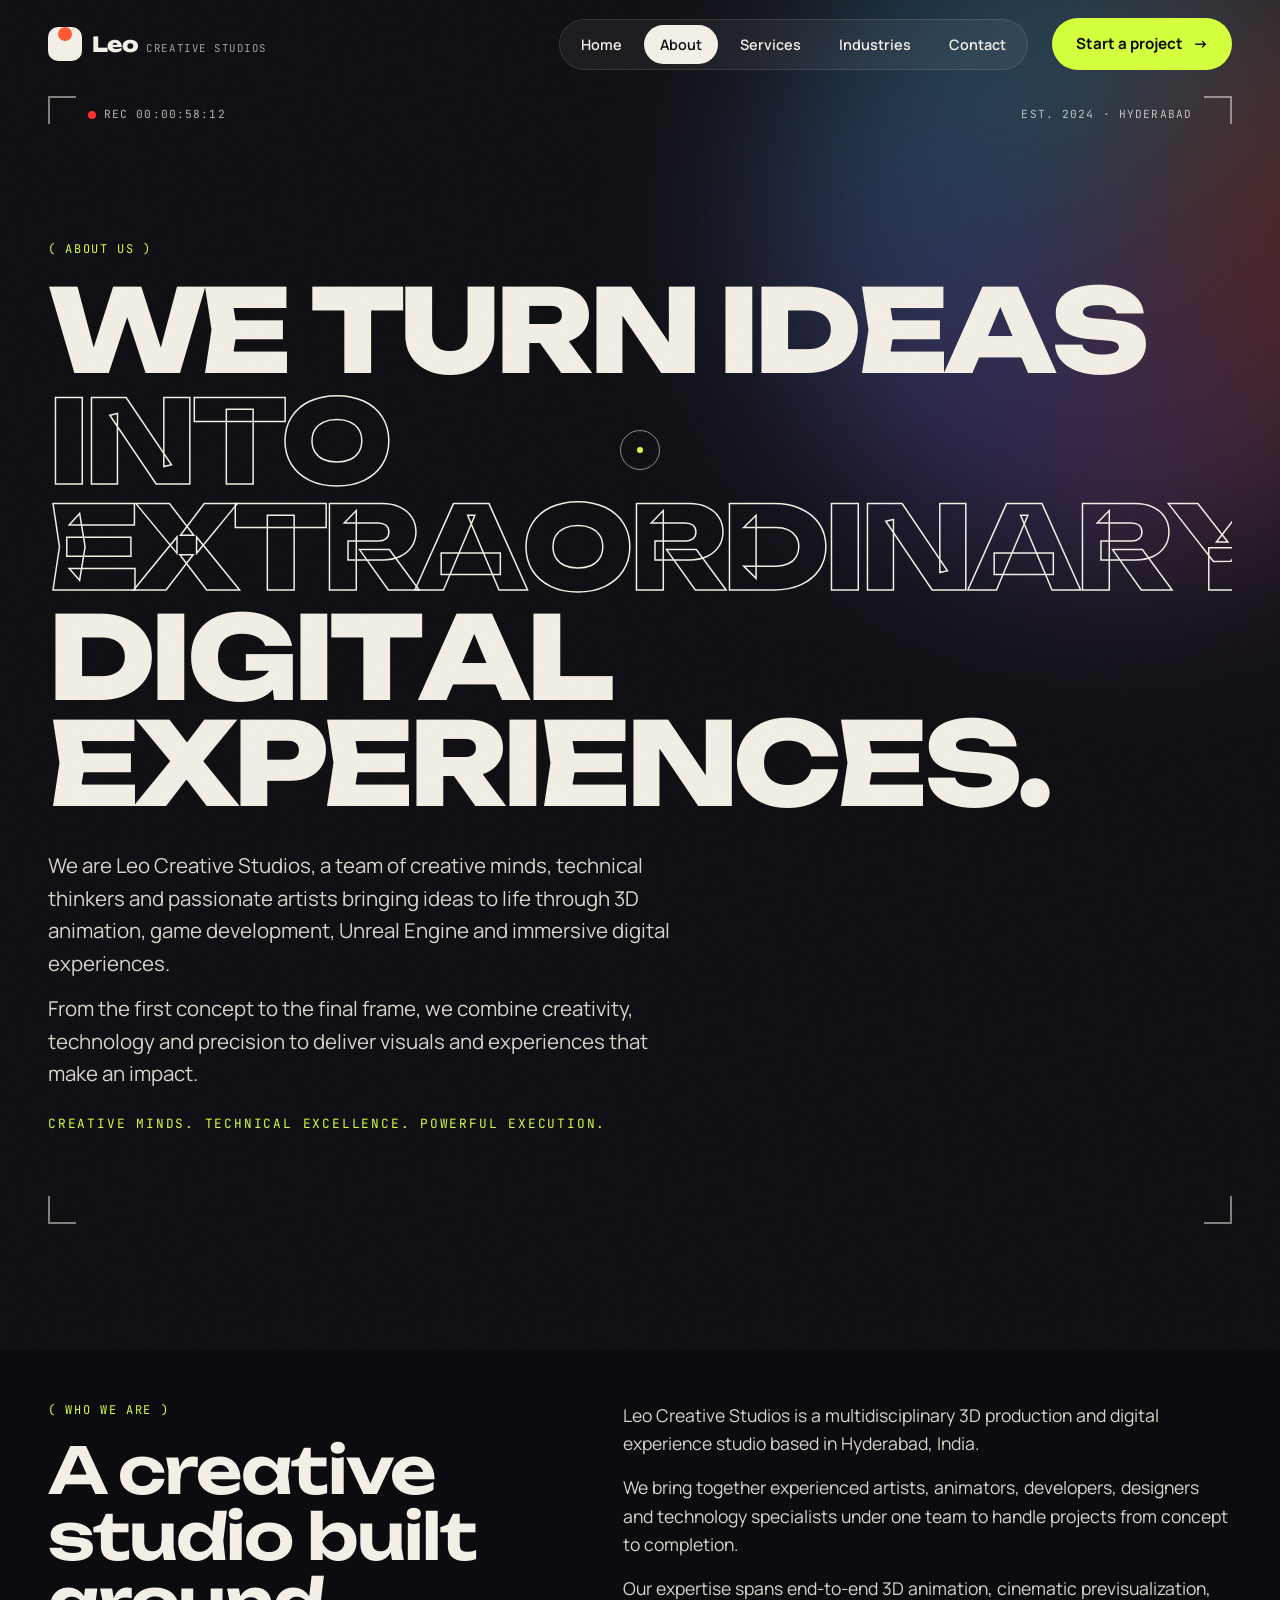
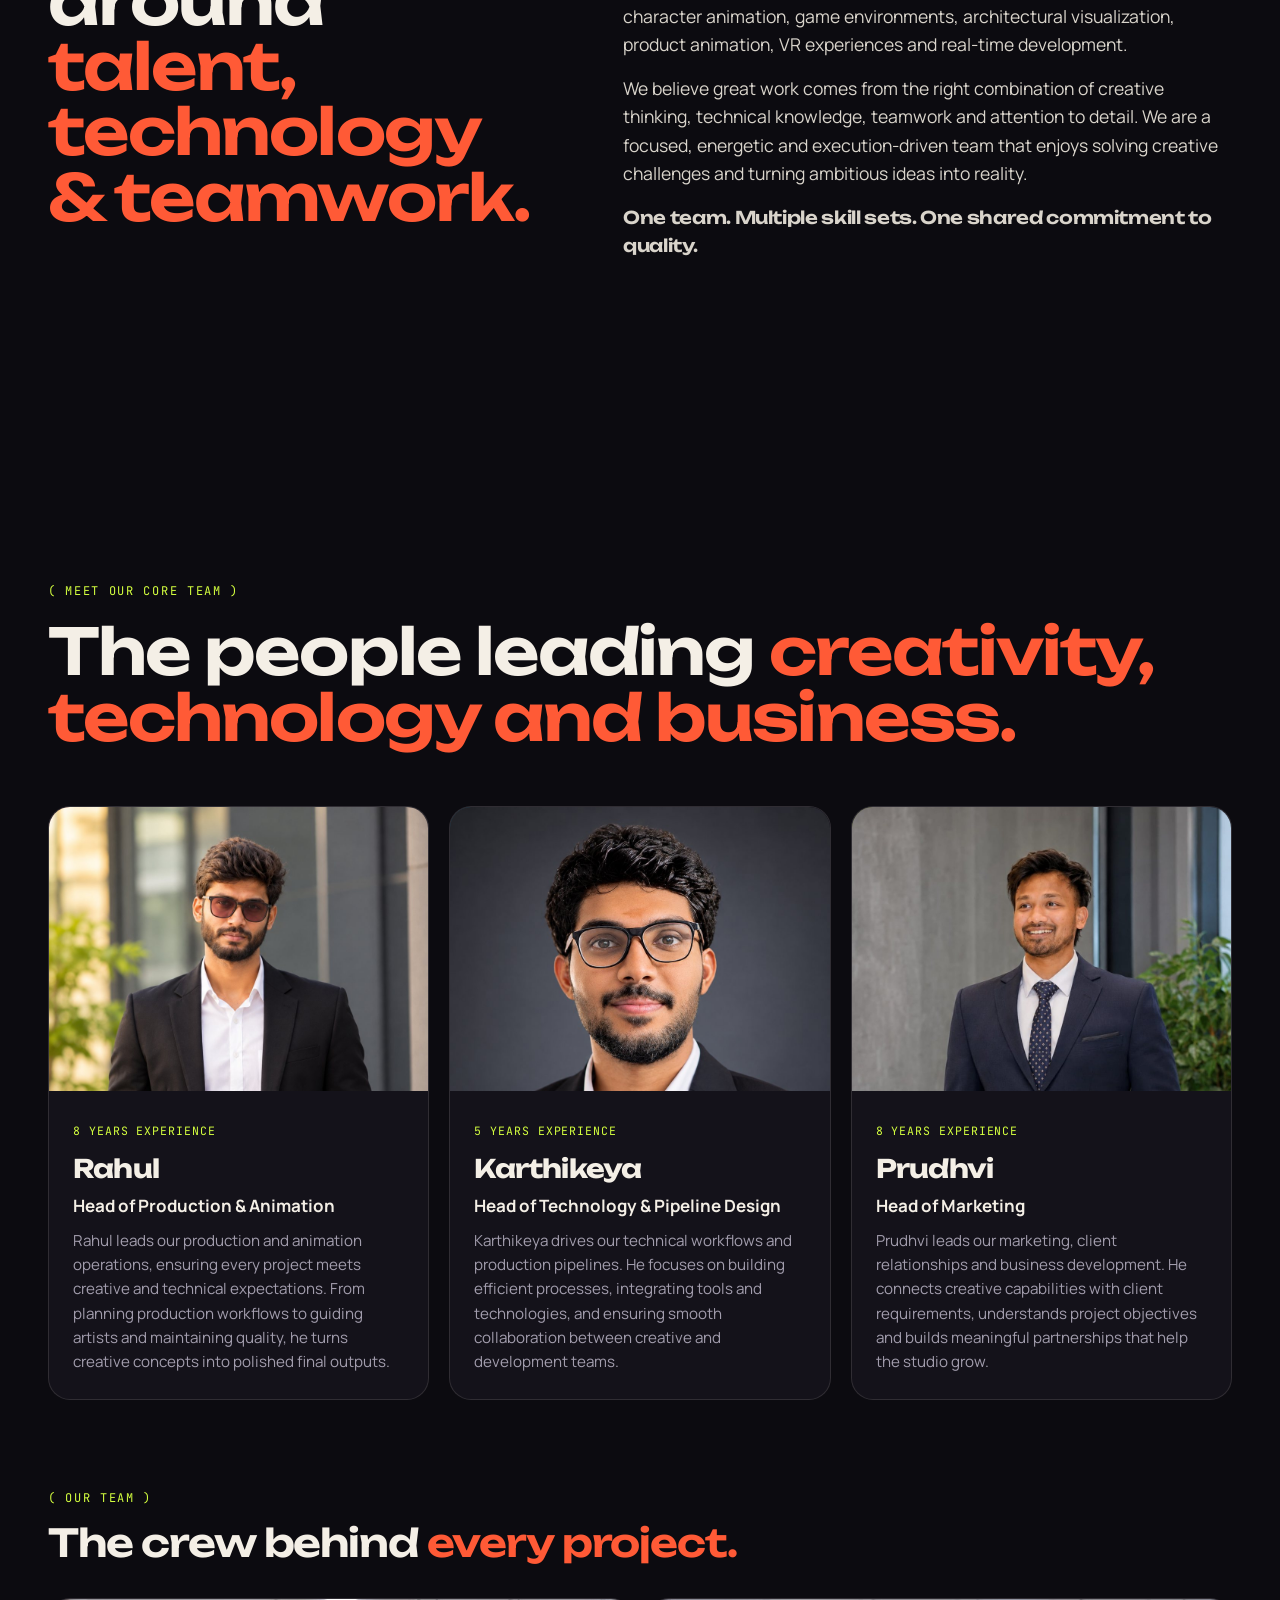
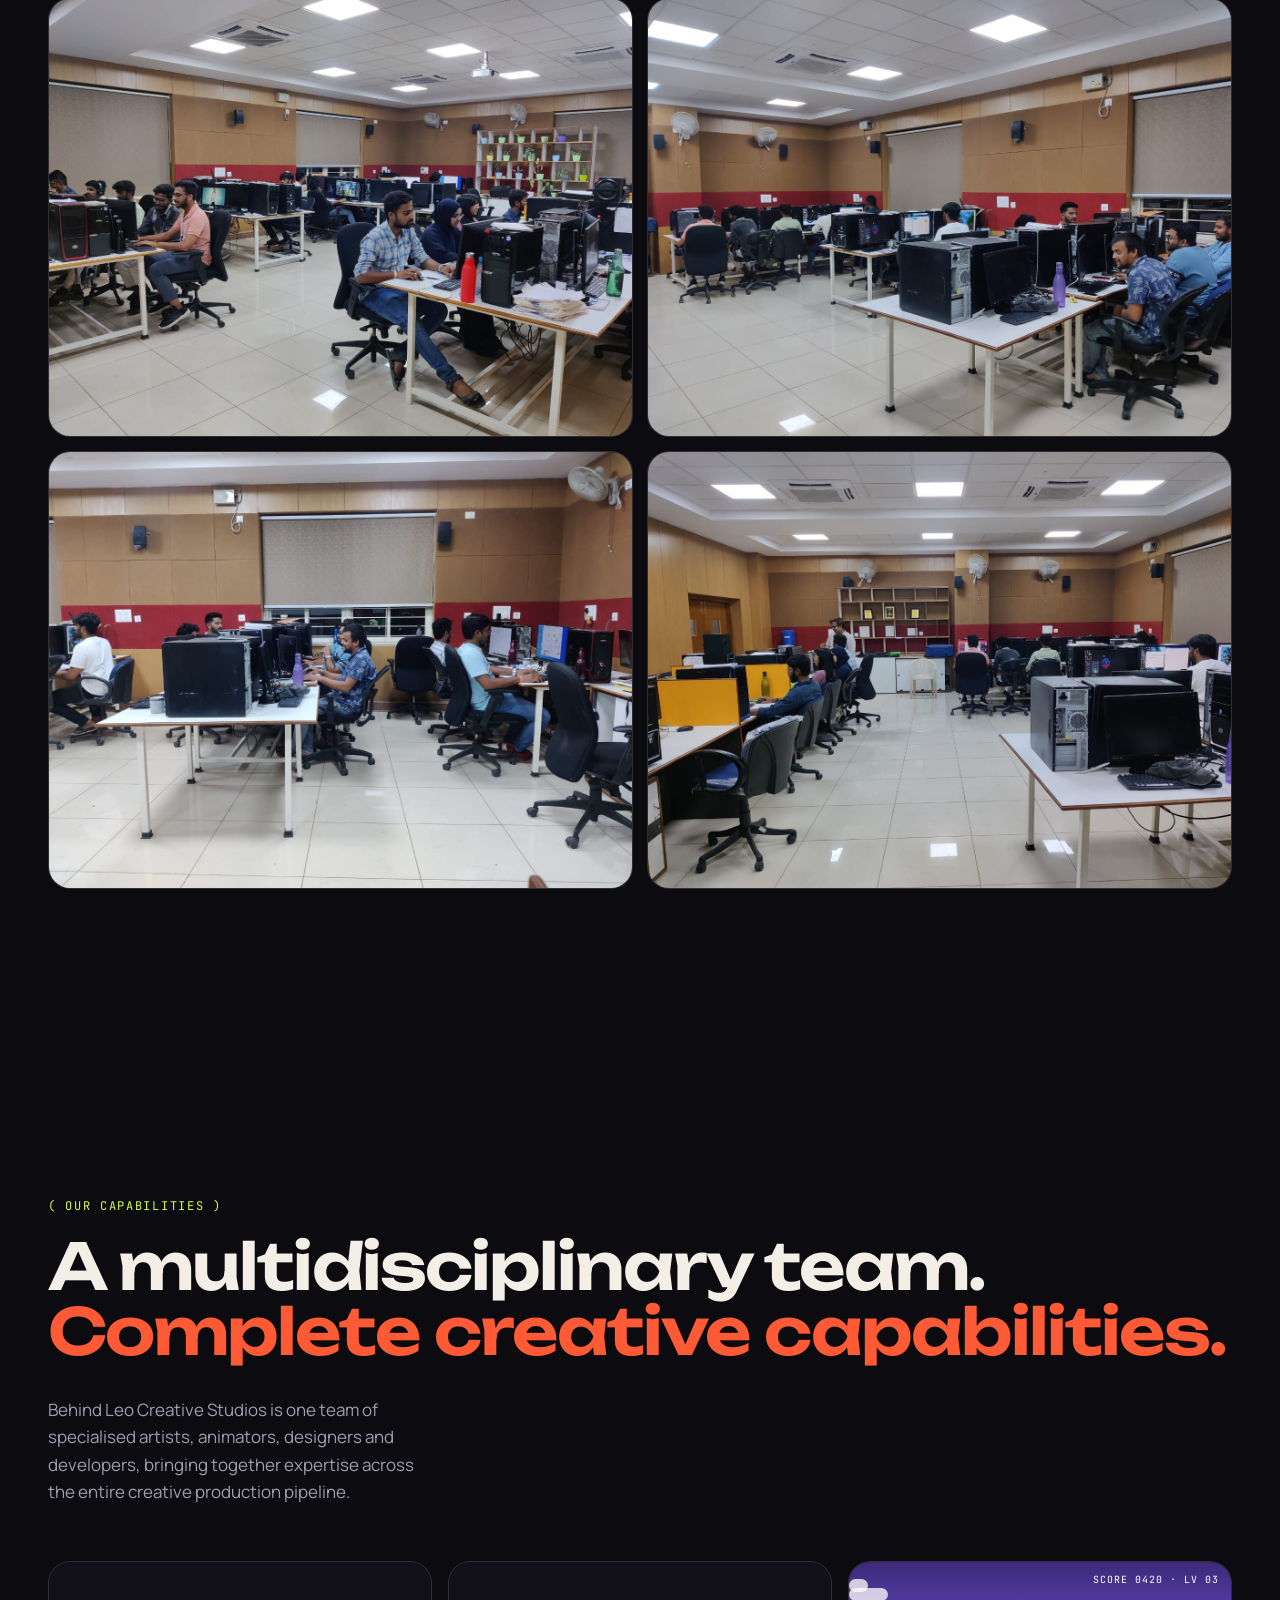
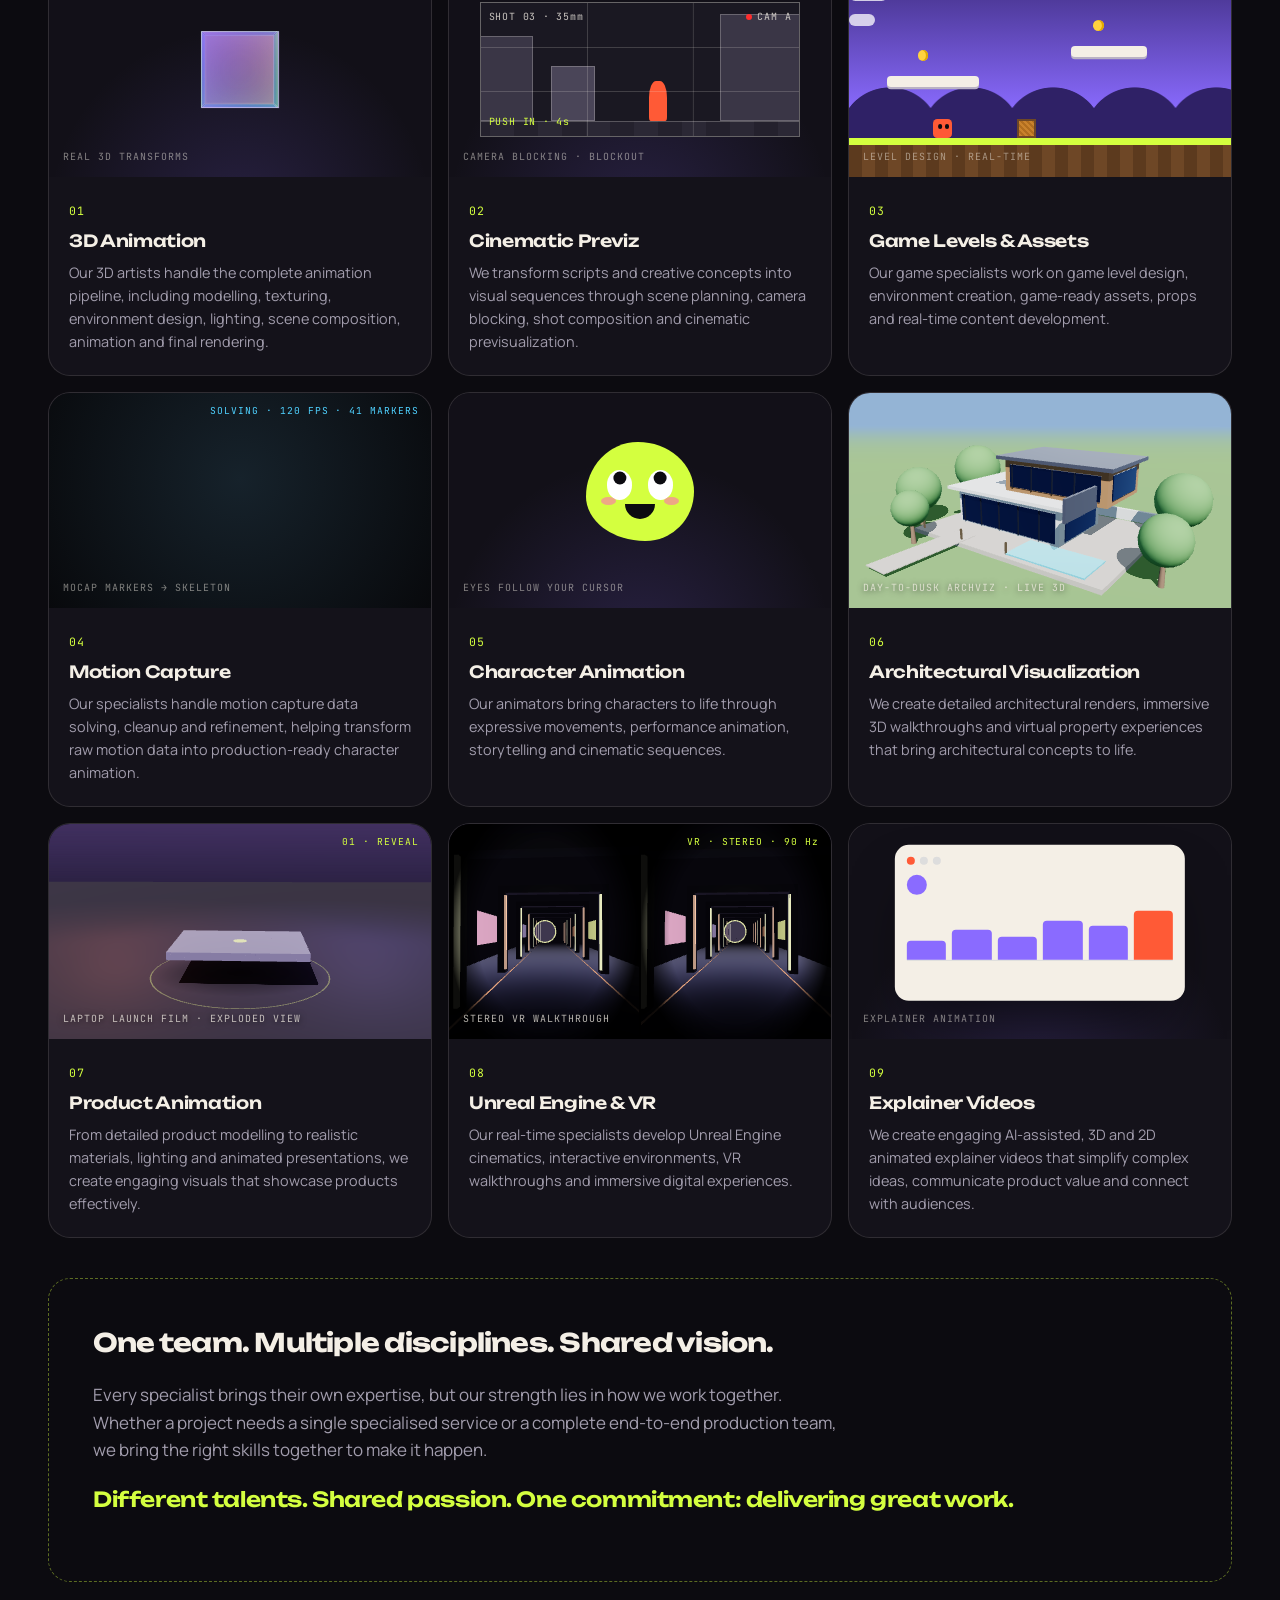
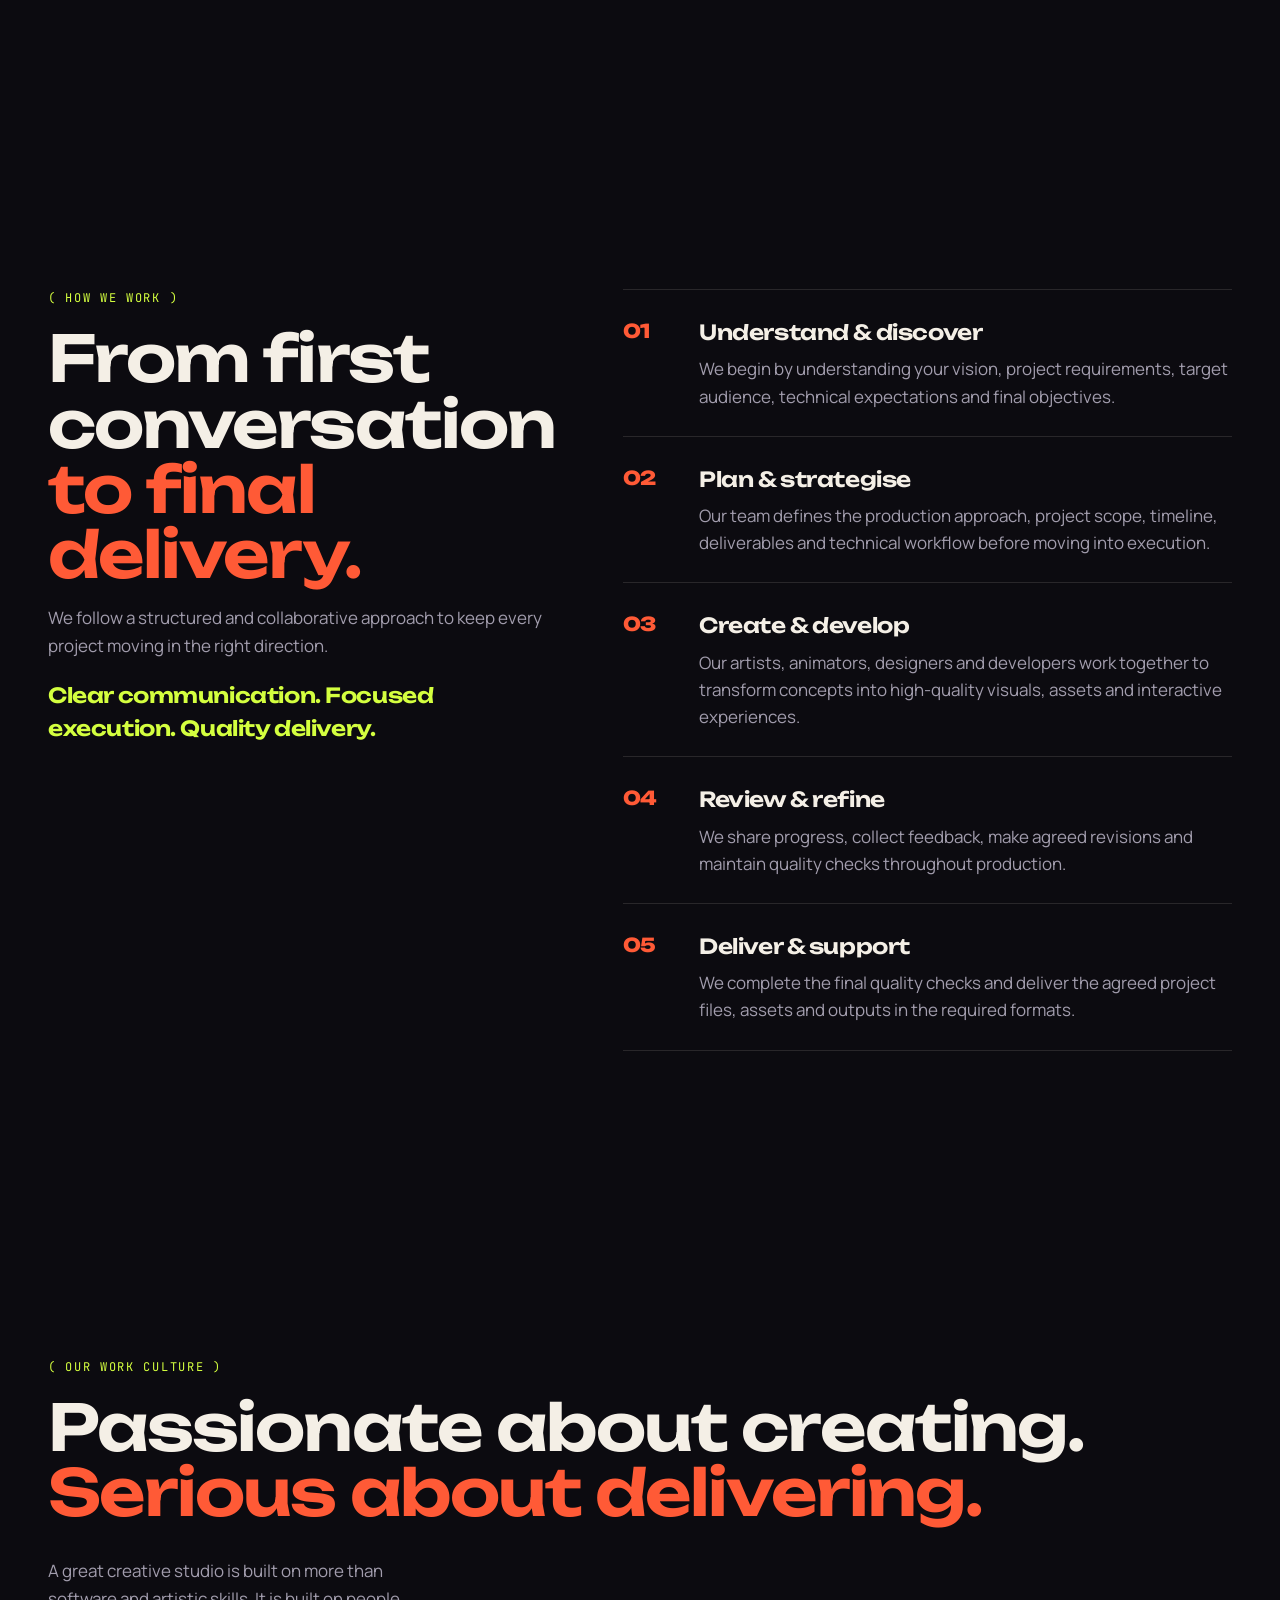
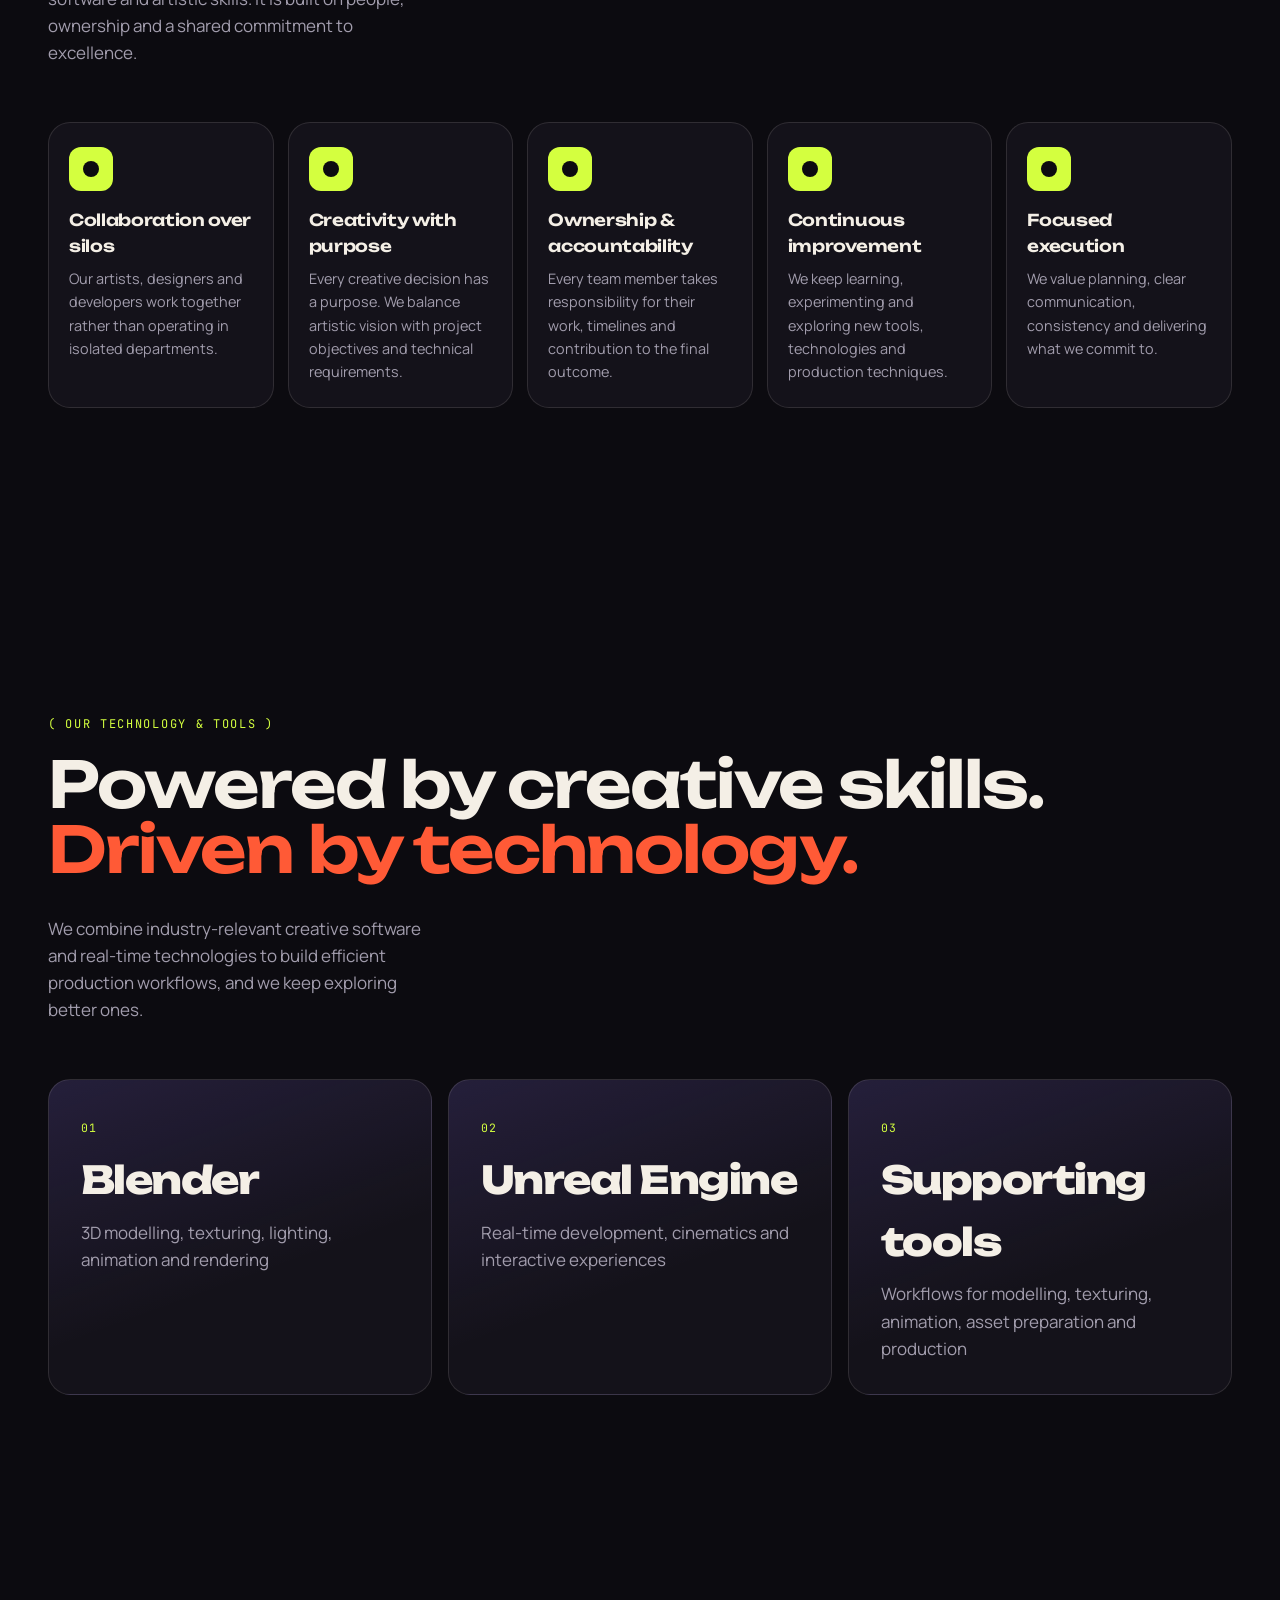
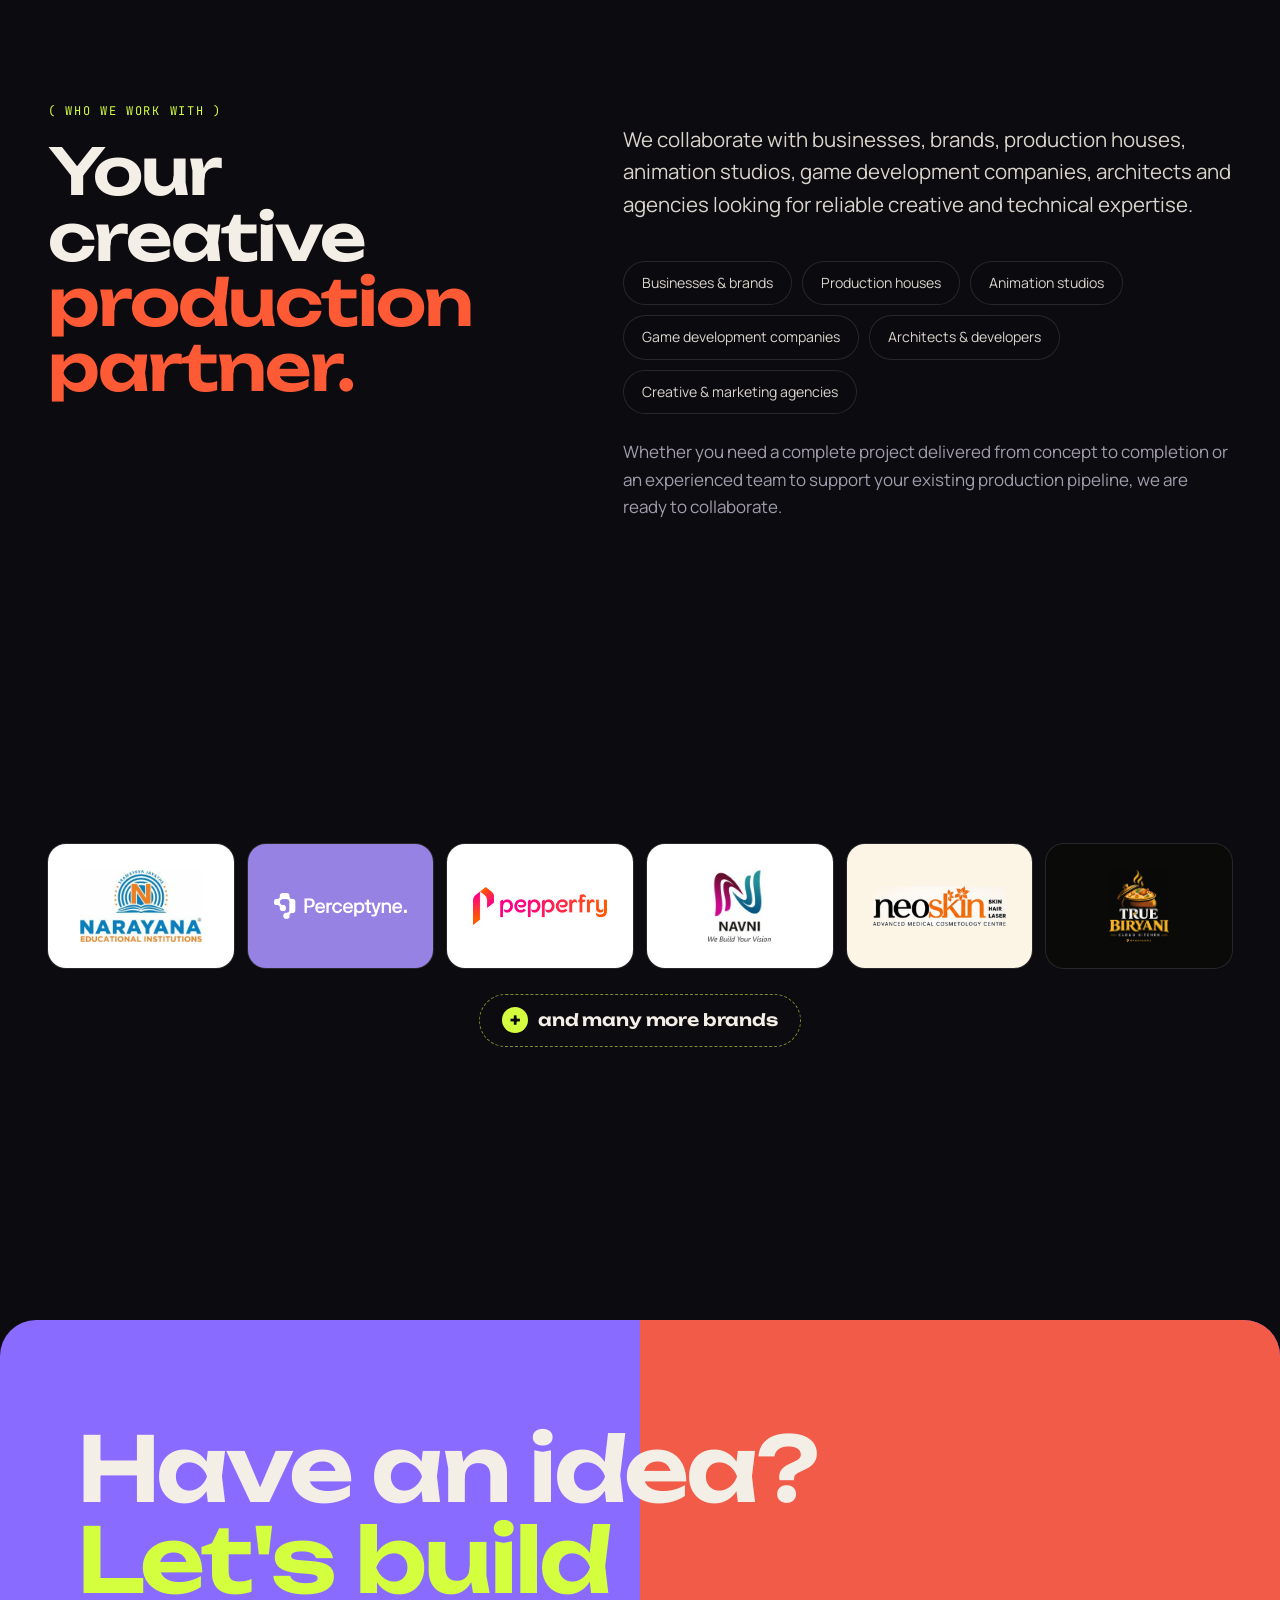
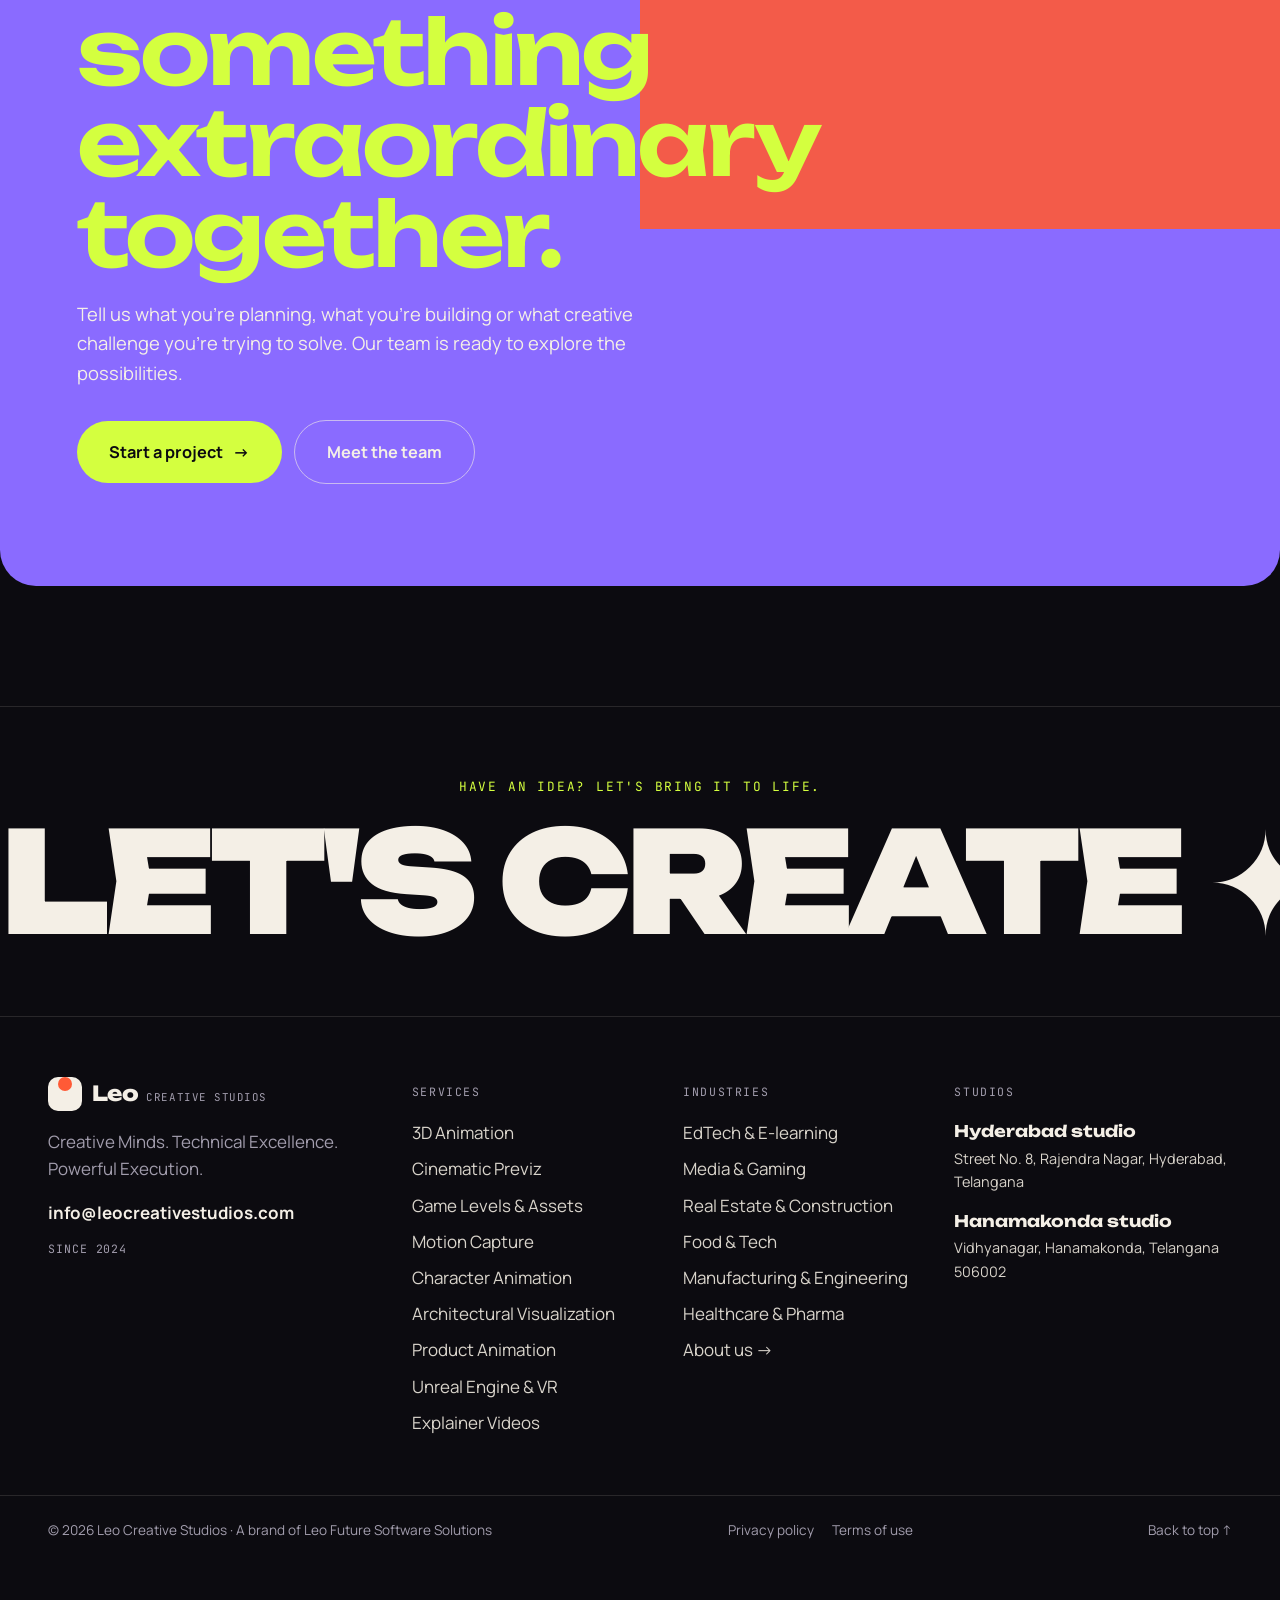
<file: about.html>
<!doctype html>
<html lang="en">
<head>
<meta charset="utf-8">
<meta name="viewport" content="width=device-width, initial-scale=1">
<title>About Us | Leo Creative Studios</title>
<meta name="description" content="Meet Leo Creative Studios: a multidisciplinary 3D production and digital experience studio in Hyderabad. Our team, capabilities, process, culture and tools.">
<link rel="canonical" href="https://www.leocreativestudios.com/about.html">
<meta property="og:title" content="About Us | Leo Creative Studios"><meta property="og:description" content="Meet Leo Creative Studios: a multidisciplinary 3D production and digital experience studio in Hyderabad. Our team, capabilities, process, culture and tools."><meta property="og:type" content="website">
<meta name="theme-color" content="#0c0b10">
<link rel="icon" href="data:image/svg+xml,%3Csvg xmlns='http://www.w3.org/2000/svg' viewBox='0 0 32 32'%3E%3Crect width='32' height='32' rx='8' fill='%230c0b10'/%3E%3Ccircle cx='16' cy='17' r='8' fill='%23ff5a36'/%3E%3C/svg%3E">
<link rel="preconnect" href="https://fonts.googleapis.com"><link rel="preconnect" href="https://fonts.gstatic.com" crossorigin>
<link href="https://fonts.googleapis.com/css2?family=Unbounded:wght@300;400;600;800;900&family=Manrope:wght@400;500;600;700&family=JetBrains+Mono:wght@400;600&display=swap" rel="stylesheet">
<link rel="stylesheet" href="assets/css/style.css">
<script>document.documentElement.classList.add('js');window.SITE={"email": "info@leocreativestudios.com", "endpoint": "", "name": "Leo"};</script>
<script type="application/ld+json">{"@context": "https://schema.org", "@type": "ProfessionalService", "name": "Leo Creative Studios", "legalName": "Leo Future Software Solutions", "url": "https://www.leocreativestudios.com", "email": "info@leocreativestudios.com", "description": "A multidisciplinary creative production studio bringing together 3D artists, animators, game developers and technology specialists to create extraordinary digital experiences.", "foundingDate": "2024", "address": [{"@type": "PostalAddress", "streetAddress": "Street No. 8, Rajendra Nagar, Hyderabad, Telangana", "addressRegion": "Telangana", "addressCountry": "IN"}, {"@type": "PostalAddress", "streetAddress": "Vidhyanagar, Hanamakonda, Telangana 506002", "addressRegion": "Telangana", "addressCountry": "IN"}]}</script>

</head>
<body class="">
<div class="wipe" aria-hidden="true"><span></span><span></span><span></span><span></span><span></span></div>
<div class="grain" aria-hidden="true"></div>
<div class="cursor" aria-hidden="true"><span class="cursor-label"></span></div><div class="cursor-dot" aria-hidden="true"></div>
<header class="nav" id="nav">
  <a class="logo" href="index.html" aria-label="Leo Creative Studios home"><span class="logo-mark" aria-hidden="true"><i></i></span><span class="logo-word">Leo<em>Creative Studios</em></span></a>
  <nav class="nav-links" aria-label="Primary"><a href="index.html" class=""><span data-hover="Home">Home</span></a><a href="about.html" class="is-active"><span data-hover="About">About</span></a><a href="services.html" class=""><span data-hover="Services">Services</span></a><a href="industries.html" class=""><span data-hover="Industries">Industries</span></a><a href="contact.html" class=""><span data-hover="Contact">Contact</span></a></nav>
  <a class="btn btn-solid nav-cta magnetic" href="contact.html">Start a project <span class="arrow">→</span></a>
  <button class="burger" aria-label="Open menu" aria-expanded="false"><span></span><span></span></button>
</header>
<div class="menu" aria-hidden="true">
  <nav><a href="index.html" style="--i:0"><small>01</small>Home</a><a href="about.html" style="--i:1"><small>02</small>About</a><a href="services.html" style="--i:2"><small>03</small>Services</a><a href="industries.html" style="--i:3"><small>04</small>Industries</a><a href="contact.html" style="--i:4"><small>05</small>Contact</a></nav>
  <div class="menu-foot"><a href="mailto:info@leocreativestudios.com">info@leocreativestudios.com</a><span>Hyderabad, Telangana, India</span></div>
</div>
<main id="main"><section class="phero">
  <div class="viewfinder" aria-hidden="true"><i class="tl"></i><i class="tr"></i><i class="bl"></i><i class="br"></i><span class="vf-rec"><b></b> REC <span data-tc>00:00:00:00</span></span><span class="vf-meta">EST. 2024 · HYDERABAD</span></div>
  <div class="container"><p class="eyebrow reveal">( About us )</p><h1 class="ptitle"><span class="line"><span data-split>We turn ideas</span></span><span class="line"><span data-split><span class='outline'>into extraordinary</span></span></span><span class="line"><span data-split>digital experiences.</span></span></h1><div class="lead reveal"><p>We are Leo Creative Studios, a team of creative minds, technical thinkers and passionate artists bringing ideas to life through 3D animation, game development, Unreal Engine and immersive digital experiences.</p><p>From the first concept to the final frame, we combine creativity, technology and precision to deliver visuals and experiences that make an impact.</p></div><p class="tagline reveal">Creative Minds. Technical Excellence. Powerful Execution.</p></div>
</section>
<section class="section"><div class="container split">
  <div><p class="eyebrow">( Who we are )</p><h2 class="h2 reveal">A creative studio built around <em>talent, technology & teamwork.</em></h2></div>
  <div class="prose-lite reveal">
    <p>Leo Creative Studios is a multidisciplinary 3D production and digital experience studio based in Hyderabad, India.</p>
    <p>We bring together experienced artists, animators, developers, designers and technology specialists under one team to handle projects from concept to completion.</p>
    <p>Our expertise spans end-to-end 3D animation, cinematic previsualization, character animation, game environments, architectural visualization, product animation, VR experiences and real-time development.</p>
    <p>We believe great work comes from the right combination of creative thinking, technical knowledge, teamwork and attention to detail. We are a focused, energetic and execution-driven team that enjoys solving creative challenges and turning ambitious ideas into reality.</p>
    <p class="pull">One team. Multiple skill sets. One shared commitment to quality.</p>
  </div>
</div></section>

<section class="section team-sec" id="team"><div class="container">
  <div class="sec-head"><div><p class="eyebrow">( Meet our core team )</p><h2 class="h2 reveal">The people leading <em>creativity, technology and business.</em></h2></div></div>
  <div class="team-grid"><article class="team-card reveal" style="--i:0"><div class="team-photo" style="--c:#ff5a36;--c2:#8a6bff"><img src="assets/img/team/rahul.jpg" alt="Rahul"></div>
      <div class="team-body"><span class="mono">8 years experience</span><h3>Rahul</h3><p class="team-role">Head of Production & Animation</p><p class="muted">Rahul leads our production and animation operations, ensuring every project meets creative and technical expectations. From planning production workflows to guiding artists and maintaining quality, he turns creative concepts into polished final outputs.</p></div></article><article class="team-card reveal" style="--i:1"><div class="team-photo" style="--c:#4fd1ff;--c2:#ff6fb5"><img src="assets/img/team/karthikeya.jpg" alt="Karthikeya"></div>
      <div class="team-body"><span class="mono">5 years experience</span><h3>Karthikeya</h3><p class="team-role">Head of Technology & Pipeline Design</p><p class="muted">Karthikeya drives our technical workflows and production pipelines. He focuses on building efficient processes, integrating tools and technologies, and ensuring smooth collaboration between creative and development teams.</p></div></article><article class="team-card reveal" style="--i:2"><div class="team-photo" style="--c:#d4ff3f;--c2:#ff5a36"><img src="assets/img/team/prudhvi.jpg" alt="Prudhvi"></div>
      <div class="team-body"><span class="mono">8 years experience</span><h3>Prudhvi</h3><p class="team-role">Head of Marketing</p><p class="muted">Prudhvi leads our marketing, client relationships and business development. He connects creative capabilities with client requirements, understands project objectives and builds meaningful partnerships that help the studio grow.</p></div></article></div>
  <div class="studio-gallery">
    <div class="sg-head"><p class="eyebrow">( Our team )</p><h3 class="sg-title reveal">The crew behind <em>every project.</em></h3></div>
    <div class="sg-grid"><figure class="sg-item reveal" style="--i:0"><img src="assets/img/team/studio-2.jpg" alt="The Leo Creative Studios team at work in the studio" loading="lazy"></figure><figure class="sg-item reveal" style="--i:1"><img src="assets/img/team/studio-4.jpg" alt="The Leo Creative Studios team at work in the studio" loading="lazy"></figure><figure class="sg-item reveal" style="--i:2"><img src="assets/img/team/studio-3.jpg" alt="The Leo Creative Studios team at work in the studio" loading="lazy"></figure><figure class="sg-item reveal" style="--i:3"><img src="assets/img/team/studio-1.jpg" alt="The Leo Creative Studios team at work in the studio" loading="lazy"></figure></div>
  </div>
</div></section>

<section class="section"><div class="container">
  <div class="sec-head"><div><p class="eyebrow">( Our capabilities )</p><h2 class="h2 reveal">A multidisciplinary team.<br><em>Complete creative capabilities.</em></h2></div>
  <p class="muted reveal">Behind Leo Creative Studios is one team of specialised artists, animators, designers and developers, bringing together expertise across the entire creative production pipeline.</p></div>
  <div class="dept-grid"><a class="dept reveal" href="services.html#3d-animation" data-cursor="View"><div class="demo demo-cube"><div class="cube"><i class="f1"></i><i class="f2"></i><i class="f3"></i><i class="f4"></i><i class="f5"></i><i class="f6"></i></div><span class="demo-cap">Real 3D transforms</span></div>
      <div class="dept-body"><span class="mono">01</span><h3>3D Animation</h3><p>Our 3D artists handle the complete animation pipeline, including modelling, texturing, environment design, lighting, scene composition, animation and final rendering.</p></div></a><a class="dept reveal" href="services.html#cinematic-previz" data-cursor="View"><div class="demo demo-previz"><div class="pv-frame"><div class="pv-world"><i class="b1"></i><i class="b2"></i><i class="b3"></i><i class="b4"></i><i class="fig"></i></div><span class="pv-thirds"></span><span class="pv-tag pv-tl">SHOT 03 · 35mm</span><span class="pv-tag pv-tr"><b></b> CAM A</span><span class="pv-tag pv-bl">PUSH IN · 4s</span></div><span class="demo-cap">Camera blocking · blockout</span></div>
      <div class="dept-body"><span class="mono">02</span><h3>Cinematic Previz</h3><p>We transform scripts and creative concepts into visual sequences through scene planning, camera blocking, shot composition and cinematic previsualization.</p></div></a><a class="dept reveal" href="services.html#game-assets" data-cursor="View"><div class="demo demo-level"><div class="lv-sky"><i></i><i></i><i></i></div><div class="lv-hills"></div><div class="lv-run"><i class="lv-plat p1"></i><i class="lv-plat p2"></i><i class="lv-coin c1"></i><i class="lv-coin c2"></i><i class="lv-crate"></i></div><div class="lv-hero"></div><div class="lv-ground"></div><span class="lv-hud">SCORE 0420 · LV 03</span><span class="demo-cap">Level design · real-time</span></div>
      <div class="dept-body"><span class="mono">03</span><h3>Game Levels & Assets</h3><p>Our game specialists work on game level design, environment creation, game-ready assets, props and real-time content development.</p></div></a><a class="dept reveal" href="services.html#motion-capture" data-cursor="View"><div class="demo demo-mocap"><canvas></canvas><span class="mc-hud">SOLVING · 120 FPS · 41 MARKERS</span><span class="demo-cap">Mocap markers → skeleton</span></div>
      <div class="dept-body"><span class="mono">04</span><h3>Motion Capture</h3><p>Our specialists handle motion capture data solving, cleanup and refinement, helping transform raw motion data into production-ready character animation.</p></div></a><a class="dept reveal" href="services.html#character-animation" data-cursor="View"><div class="demo demo-face"><div class="face"><div class="eye"><i></i></div><div class="eye"><i></i></div><div class="mouth"></div><div class="cheek l"></div><div class="cheek r"></div></div><span class="demo-cap">Eyes follow your cursor</span></div>
      <div class="dept-body"><span class="mono">05</span><h3>Character Animation</h3><p>Our animators bring characters to life through expressive movements, performance animation, storytelling and cinematic sequences.</p></div></a><a class="dept reveal" href="services.html#architectural-visualization" data-cursor="View"><div class="demo demo-iso demo-3d" data-scene="arch"><canvas class="d3" aria-hidden="true"></canvas><div class="iso-wrap"><div class="iso"><i style="--i:0"></i><i style="--i:1"></i><i style="--i:2"></i><i style="--i:3"></i><i style="--i:4"></i><i style="--i:5"></i><i style="--i:6"></i><i style="--i:7"></i></div></div><span class="demo-cap">Day-to-dusk archviz · live 3D</span></div>
      <div class="dept-body"><span class="mono">06</span><h3>Architectural Visualization</h3><p>We create detailed architectural renders, immersive 3D walkthroughs and virtual property experiences that bring architectural concepts to life.</p></div></a><a class="dept reveal" href="services.html#product-animation" data-cursor="View"><div class="demo demo-phone demo-3d" data-scene="laptop"><canvas class="d3" aria-hidden="true"></canvas><div class="phone"><div class="screen"><div class="scroller"><span></span><span></span><span></span><span></span><span></span><span></span></div></div></div><div class="phone-shadow"></div><span class="pd-hud gl-only">01 · REVEAL</span><span class="demo-cap">Laptop launch film · exploded view</span></div>
      <div class="dept-body"><span class="mono">07</span><h3>Product Animation</h3><p>From detailed product modelling to realistic materials, lighting and animated presentations, we create engaging visuals that showcase products effectively.</p></div></a><a class="dept reveal" href="services.html#vr-walkthroughs" data-cursor="View"><div class="demo demo-grid demo-3d" data-scene="vr"><canvas class="d3" aria-hidden="true"></canvas><div class="sun"></div><div class="plane"></div><div class="gem"><i></i><i></i><i></i></div><div class="vr-mask gl-only" aria-hidden="true"><i></i><i></i></div><span class="vr-hud gl-only">VR · STEREO · 90 Hz</span><span class="demo-cap">Stereo VR walkthrough</span></div>
      <div class="dept-body"><span class="mono">08</span><h3>Unreal Engine & VR</h3><p>Our real-time specialists develop Unreal Engine cinematics, interactive environments, VR walkthroughs and immersive digital experiences.</p></div></a><a class="dept reveal" href="services.html#explainer-videos" data-cursor="View"><div class="demo demo-ui"><div class="ui-card"><div class="ui-head"><i></i><i></i><i></i></div><div class="ui-row"><b class="ui-av"></b><span class="ui-l"></span></div><div class="ui-chart"><b style="--h:35%;--i:0"></b><b style="--h:55%;--i:1"></b><b style="--h:42%;--i:2"></b><b style="--h:70%;--i:3"></b><b style="--h:62%;--i:4"></b><b style="--h:88%;--i:5"></b></div><div class="ui-ok">✓ Idea explained</div></div><span class="demo-cap">Explainer animation</span></div>
      <div class="dept-body"><span class="mono">09</span><h3>Explainer Videos</h3><p>We create engaging AI-assisted, 3D and 2D animated explainer videos that simplify complex ideas, communicate product value and connect with audiences.</p></div></a></div>
  <div class="together reveal"><h3>One team. Multiple disciplines. Shared vision.</h3><p class="muted">Every specialist brings their own expertise, but our strength lies in how we work together. Whether a project needs a single specialised service or a complete end-to-end production team, we bring the right skills together to make it happen.</p><p class="pull">Different talents. Shared passion. One commitment: delivering great work.</p></div>
</div></section>

<section class="section how-sec"><div class="container split">
  <div class="sticky-col"><p class="eyebrow">( How we work )</p><h2 class="h2 reveal">From first conversation <em>to final delivery.</em></h2><p class="muted reveal">We follow a structured and collaborative approach to keep every project moving in the right direction.</p><p class="pull reveal">Clear communication. Focused execution. Quality delivery.</p></div>
  <ol class="how-list"><li class="reveal"><span class="mono">01</span><div><h3>Understand & discover</h3><p class="muted">We begin by understanding your vision, project requirements, target audience, technical expectations and final objectives.</p></div></li><li class="reveal"><span class="mono">02</span><div><h3>Plan & strategise</h3><p class="muted">Our team defines the production approach, project scope, timeline, deliverables and technical workflow before moving into execution.</p></div></li><li class="reveal"><span class="mono">03</span><div><h3>Create & develop</h3><p class="muted">Our artists, animators, designers and developers work together to transform concepts into high-quality visuals, assets and interactive experiences.</p></div></li><li class="reveal"><span class="mono">04</span><div><h3>Review & refine</h3><p class="muted">We share progress, collect feedback, make agreed revisions and maintain quality checks throughout production.</p></div></li><li class="reveal"><span class="mono">05</span><div><h3>Deliver & support</h3><p class="muted">We complete the final quality checks and deliver the agreed project files, assets and outputs in the required formats.</p></div></li></ol>
</div></section>

<section class="section"><div class="container">
  <div class="sec-head"><div><p class="eyebrow">( Our work culture )</p><h2 class="h2 reveal">Passionate about creating.<br><em>Serious about delivering.</em></h2></div>
  <p class="muted reveal">A great creative studio is built on more than software and artistic skills. It is built on people, ownership and a shared commitment to excellence.</p></div>
  <div class="value-grid"><div class="value reveal" style="--i:0"><span class="value-ico" aria-hidden="true"><i></i></span><h3>Collaboration over silos</h3><p class="muted">Our artists, designers and developers work together rather than operating in isolated departments.</p></div><div class="value reveal" style="--i:1"><span class="value-ico" aria-hidden="true"><i></i></span><h3>Creativity with purpose</h3><p class="muted">Every creative decision has a purpose. We balance artistic vision with project objectives and technical requirements.</p></div><div class="value reveal" style="--i:2"><span class="value-ico" aria-hidden="true"><i></i></span><h3>Ownership & accountability</h3><p class="muted">Every team member takes responsibility for their work, timelines and contribution to the final outcome.</p></div><div class="value reveal" style="--i:3"><span class="value-ico" aria-hidden="true"><i></i></span><h3>Continuous improvement</h3><p class="muted">We keep learning, experimenting and exploring new tools, technologies and production techniques.</p></div><div class="value reveal" style="--i:4"><span class="value-ico" aria-hidden="true"><i></i></span><h3>Focused execution</h3><p class="muted">We value planning, clear communication, consistency and delivering what we commit to.</p></div></div>
</div></section>

<section class="section tech-sec"><div class="container">
  <div class="sec-head"><div><p class="eyebrow">( Our technology & tools )</p><h2 class="h2 reveal">Powered by creative skills.<br><em>Driven by technology.</em></h2></div>
  <p class="muted reveal">We combine industry-relevant creative software and real-time technologies to build efficient production workflows, and we keep exploring better ones.</p></div>
  <div class="tech-grid"><div class="tech reveal"><span class="mono">01</span><h3>Blender</h3><p class="muted">3D modelling, texturing, lighting, animation and rendering</p></div><div class="tech reveal"><span class="mono">02</span><h3>Unreal Engine</h3><p class="muted">Real-time development, cinematics and interactive experiences</p></div><div class="tech reveal"><span class="mono">03</span><h3>Supporting tools</h3><p class="muted">Workflows for modelling, texturing, animation, asset preparation and production</p></div></div>
</div></section>

<section class="section"><div class="container split">
  <div><p class="eyebrow">( Who we work with )</p><h2 class="h2 reveal">Your creative <em>production partner.</em></h2></div>
  <div class="reveal"><p class="lead">We collaborate with businesses, brands, production houses, animation studios, game development companies, architects and agencies looking for reliable creative and technical expertise.</p>
  <div class="chips"><span class="chip chip-lg">Businesses & brands</span><span class="chip chip-lg">Production houses</span><span class="chip chip-lg">Animation studios</span><span class="chip chip-lg">Game development companies</span><span class="chip chip-lg">Architects & developers</span><span class="chip chip-lg">Creative & marketing agencies</span></div>
  <p class="muted partner-note">Whether you need a complete project delivered from concept to completion or an experienced team to support your existing production pipeline, we are ready to collaborate.</p></div>
</div></section>
<section class="section clients-sec"><div class="container"><div class="client-wall reveal"><div class="client" style="--cbg:#ffffff;--i:0"><img src="assets/img/clients/narayana.png" alt="Narayana Educational Institutions" loading="lazy"></div><div class="client" style="--cbg:#9682e3;--i:1"><img src="assets/img/clients/perceptyne.png" alt="Perceptyne" loading="lazy"></div><div class="client" style="--cbg:#ffffff;--i:2"><img src="assets/img/clients/pepperfry.png" alt="Pepperfry" loading="lazy"></div><div class="client" style="--cbg:#ffffff;--i:3"><img src="assets/img/clients/navni.png" alt="NAVNI" loading="lazy"></div><div class="client" style="--cbg:#fcf5e5;--i:4"><img src="assets/img/clients/neoskin.png" alt="Neoskin" loading="lazy"></div><div class="client" style="--cbg:#0a0a09;--i:5"><img src="assets/img/clients/true-biryani.png" alt="True Biryani" loading="lazy"></div></div><p class="many-more reveal"><span class="mm-plus" aria-hidden="true">+</span> and many more brands</p></div></section>
<section class="cta-band"><div class="container cta-inner reveal">
  <div class="cta-blob" aria-hidden="true"></div>
  <h2 class="h2">Have an idea?<br><em>Let's build something extraordinary together.</em></h2><p>Tell us what you're planning, what you're building or what creative challenge you're trying to solve. Our team is ready to explore the possibilities.</p>
  <div class="row-btns"><a class="btn btn-solid btn-lg magnetic" href="contact.html">Start a project <span class="arrow">→</span></a><a class="btn btn-ghost btn-lg" href="about.html">Meet the team</a></div>
</div></section></main>
<footer class="footer">
  <a href="contact.html" class="footer-cta" data-cursor="Let's talk">
    <span class="fc-small">Have an idea? Let's bring it to life.</span>
    <span class="fc-big"><span class="fc-track"><span>Let's create&nbsp;✦&nbsp;</span><span>Let's create&nbsp;✦&nbsp;</span><span>Let's create&nbsp;✦&nbsp;</span><span>Let's create&nbsp;✦&nbsp;</span></span></span>
  </a>
  <div class="container footer-grid">
    <div class="footer-brand"><a class="logo" href="index.html" aria-label="Leo Creative Studios home"><span class="logo-mark" aria-hidden="true"><i></i></span><span class="logo-word">Leo<em>Creative Studios</em></span></a><p>Creative Minds. Technical Excellence. Powerful Execution.</p>
      <a class="footer-mail" href="mailto:info@leocreativestudios.com">info@leocreativestudios.com</a><p class="mono since">Since 2024</p></div>
    <div><h4>Services</h4><ul><li><a href="services.html#3d-animation">3D Animation</a></li><li><a href="services.html#cinematic-previz">Cinematic Previz</a></li><li><a href="services.html#game-assets">Game Levels & Assets</a></li><li><a href="services.html#motion-capture">Motion Capture</a></li><li><a href="services.html#character-animation">Character Animation</a></li><li><a href="services.html#architectural-visualization">Architectural Visualization</a></li><li><a href="services.html#product-animation">Product Animation</a></li><li><a href="services.html#vr-walkthroughs">Unreal Engine & VR</a></li><li><a href="services.html#explainer-videos">Explainer Videos</a></li></ul></div>
    <div><h4>Industries</h4><ul><li><a href="industries.html#edtech">EdTech & E-learning</a></li><li><a href="industries.html#media-gaming">Media & Gaming</a></li><li><a href="industries.html#real-estate">Real Estate & Construction</a></li><li><a href="industries.html#food-tech">Food & Tech</a></li><li><a href="industries.html#manufacturing">Manufacturing & Engineering</a></li><li><a href="industries.html#healthcare">Healthcare & Pharma</a></li><li><a href="about.html">About us →</a></li></ul></div>
    <div class="footer-studios"><h4>Studios</h4><div><h5>Hyderabad studio</h5><p>Street No. 8, Rajendra Nagar, Hyderabad, Telangana</p></div><div><h5>Hanamakonda studio</h5><p>Vidhyanagar, Hanamakonda, Telangana 506002</p></div></div>
  </div>
  <div class="container footer-bottom"><span>© 2026 Leo Creative Studios · A brand of Leo Future Software Solutions</span><span class="legal-links"><a href="privacy.html">Privacy policy</a><a href="terms.html">Terms of use</a></span><a href="#main" class="to-top">Back to top ↑</a></div>
</footer>

<a class="sticky-quote" href="contact.html">Start a project →</a>
<script src="assets/vendor/gsap.min.js"></script>
<script src="assets/vendor/ScrollTrigger.min.js"></script>
<script src="assets/js/main.js"></script>
<script src="assets/vendor/three.min.js"></script>

<script src="assets/js/demos3d.js"></script>
</body>
</html>
</file>
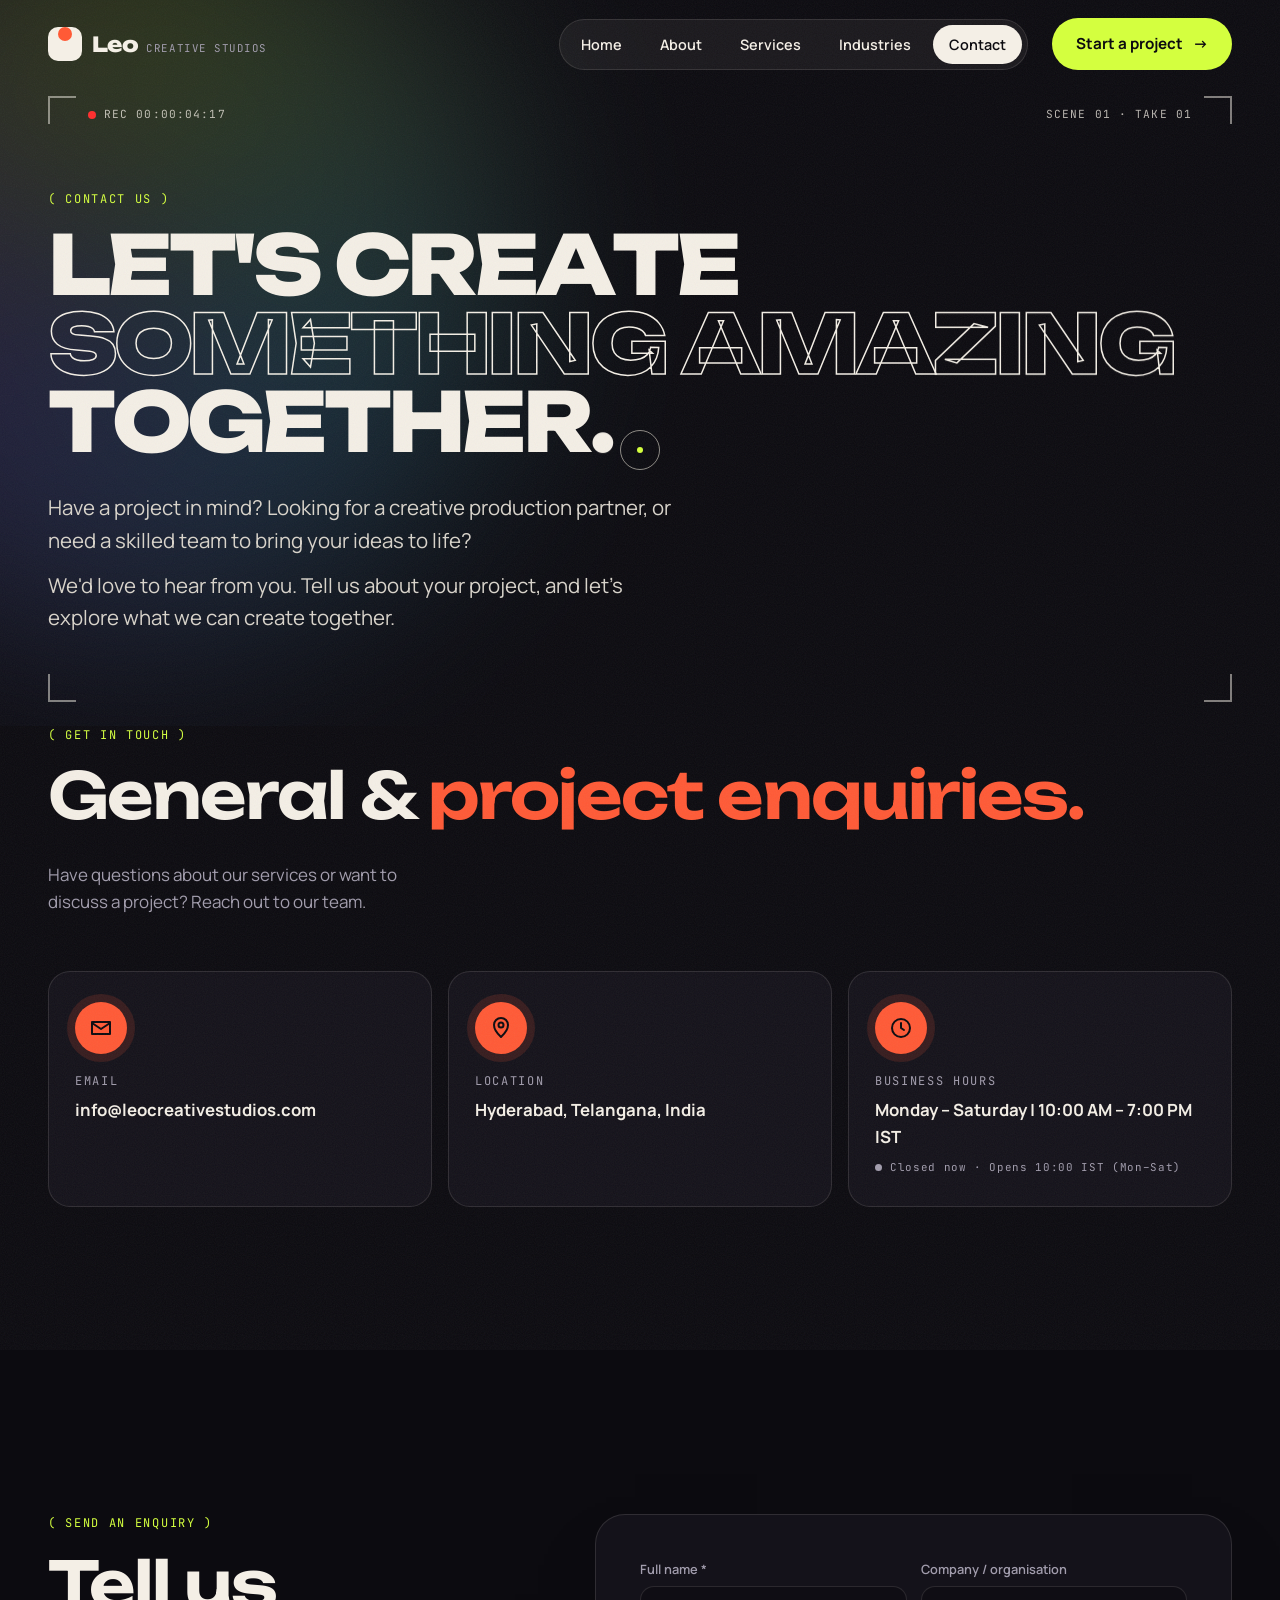
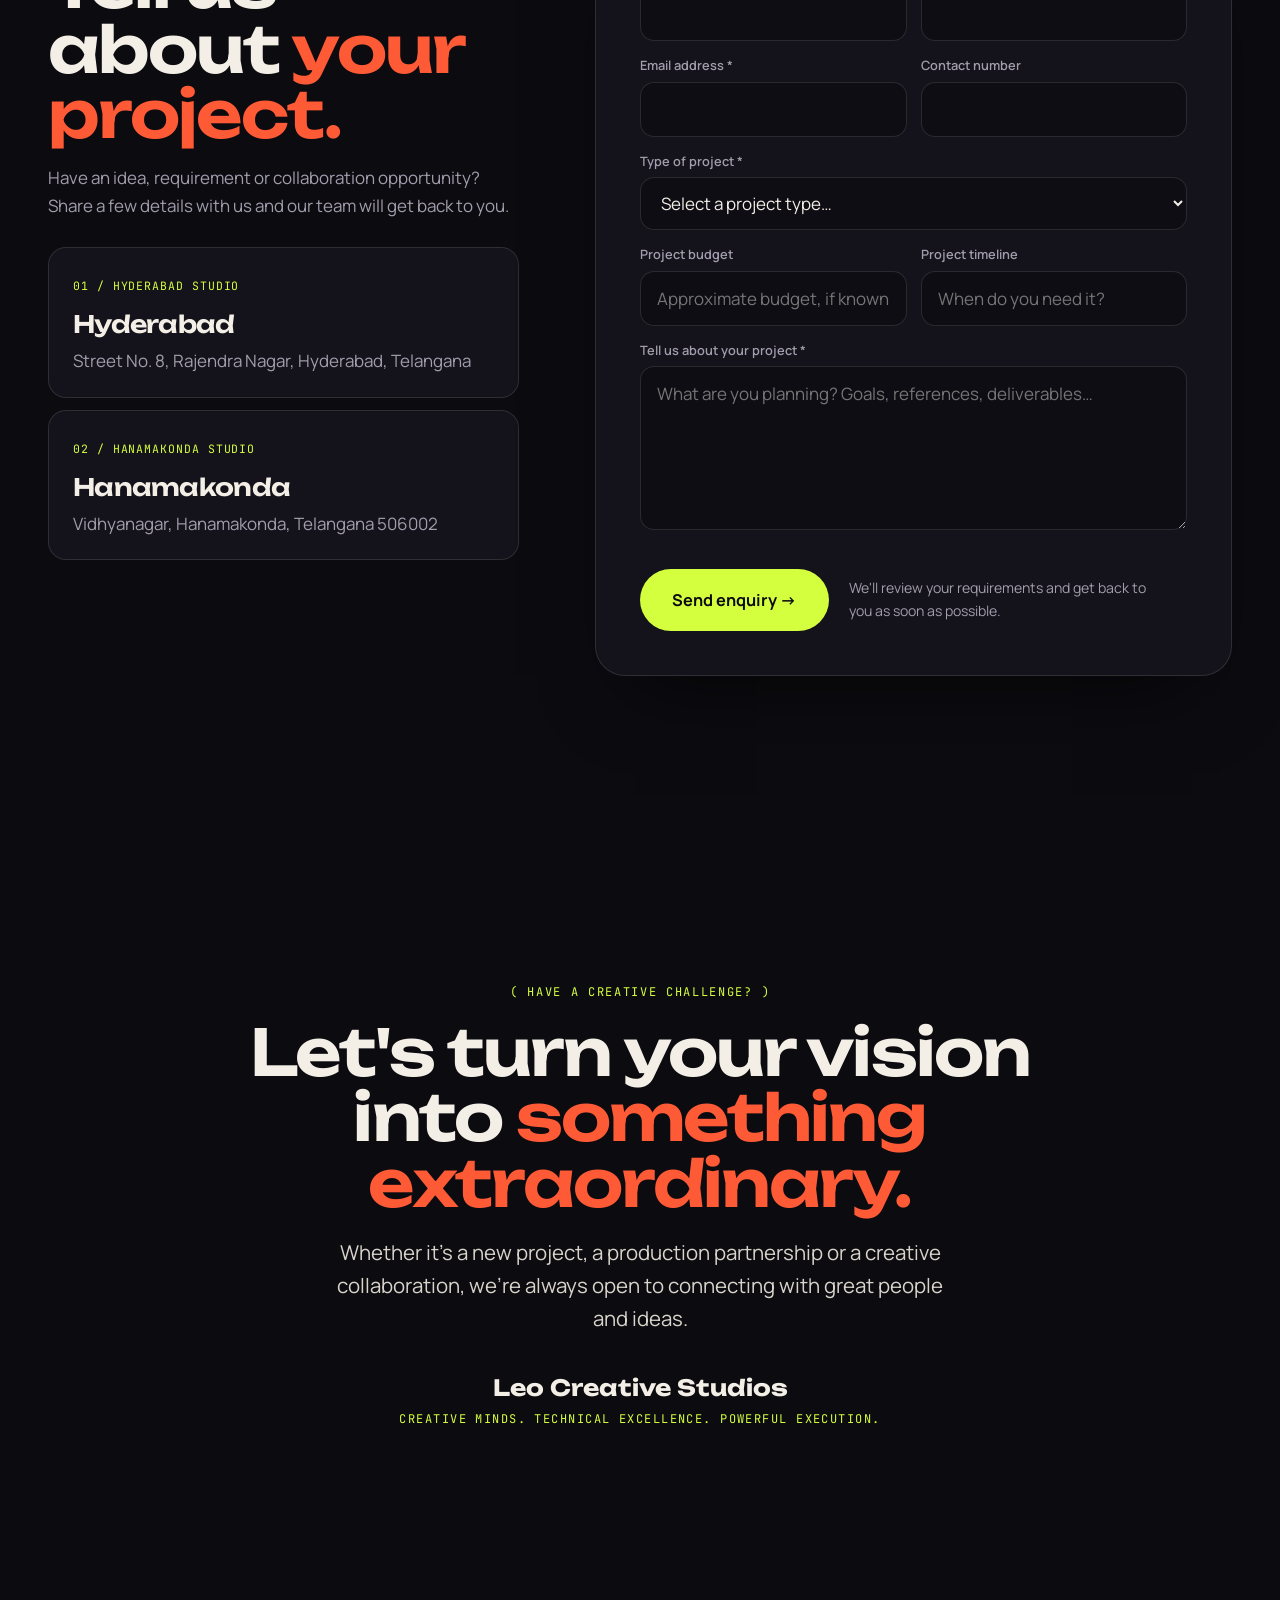
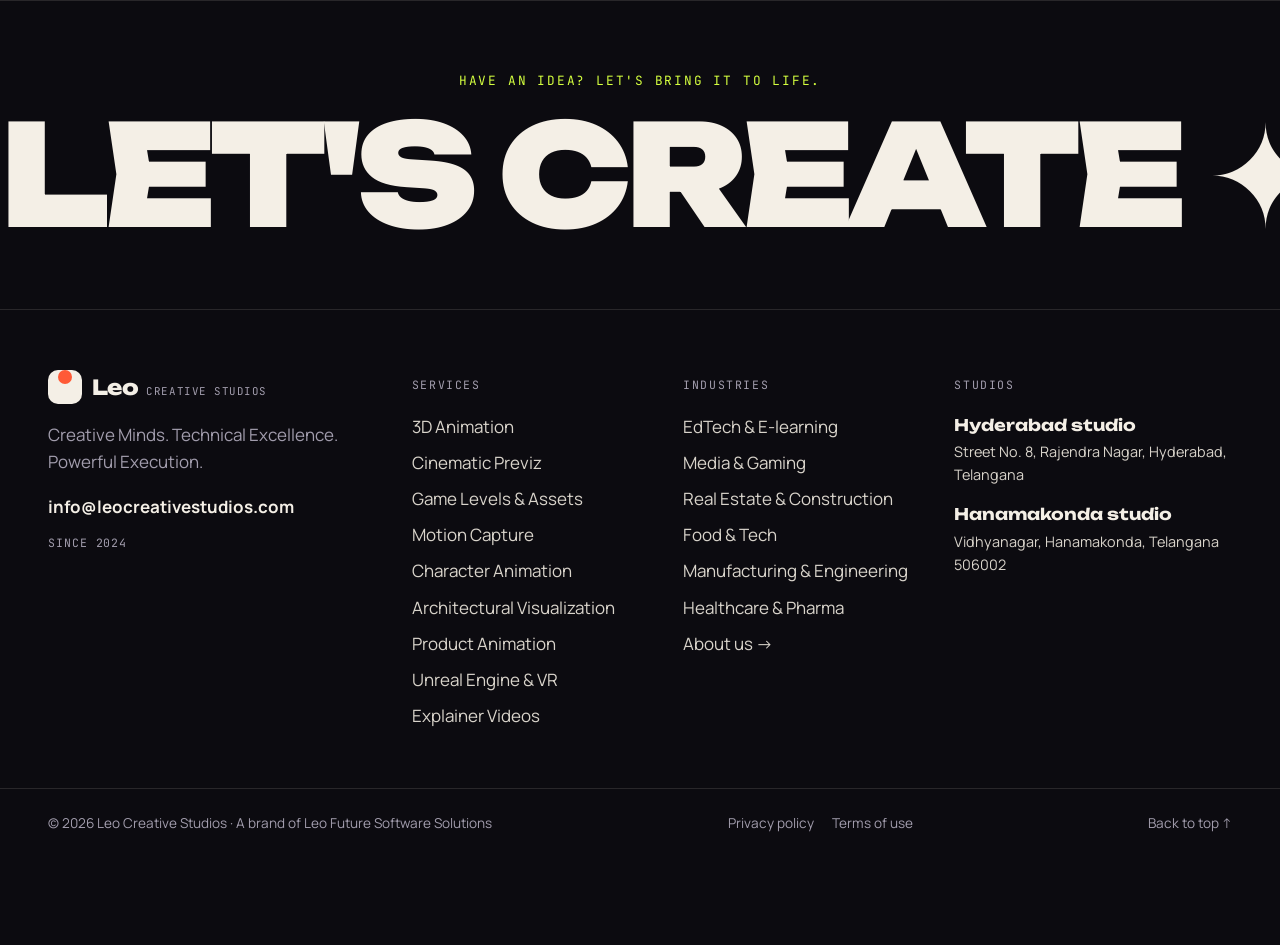
<file: contact.html>
<!doctype html>
<html lang="en">
<head>
<meta charset="utf-8">
<meta name="viewport" content="width=device-width, initial-scale=1">
<title>Contact Us | Leo Creative Studios</title>
<meta name="description" content="Tell us about your 3D animation, previz, game, VR or explainer video project. Leo Creative Studios, Hyderabad, Telangana.">
<link rel="canonical" href="https://www.leocreativestudios.com/contact.html">
<meta property="og:title" content="Contact Us | Leo Creative Studios"><meta property="og:description" content="Tell us about your 3D animation, previz, game, VR or explainer video project. Leo Creative Studios, Hyderabad, Telangana."><meta property="og:type" content="website">
<meta name="theme-color" content="#0c0b10">
<link rel="icon" href="data:image/svg+xml,%3Csvg xmlns='http://www.w3.org/2000/svg' viewBox='0 0 32 32'%3E%3Crect width='32' height='32' rx='8' fill='%230c0b10'/%3E%3Ccircle cx='16' cy='17' r='8' fill='%23ff5a36'/%3E%3C/svg%3E">
<link rel="preconnect" href="https://fonts.googleapis.com"><link rel="preconnect" href="https://fonts.gstatic.com" crossorigin>
<link href="https://fonts.googleapis.com/css2?family=Unbounded:wght@300;400;600;800;900&family=Manrope:wght@400;500;600;700&family=JetBrains+Mono:wght@400;600&display=swap" rel="stylesheet">
<link rel="stylesheet" href="assets/css/style.css">
<script>document.documentElement.classList.add('js');window.SITE={"email": "info@leocreativestudios.com", "endpoint": "", "name": "Leo"};</script>
<script type="application/ld+json">{"@context": "https://schema.org", "@type": "ProfessionalService", "name": "Leo Creative Studios", "legalName": "Leo Future Software Solutions", "url": "https://www.leocreativestudios.com", "email": "info@leocreativestudios.com", "description": "A multidisciplinary creative production studio bringing together 3D artists, animators, game developers and technology specialists to create extraordinary digital experiences.", "foundingDate": "2024", "address": [{"@type": "PostalAddress", "streetAddress": "Street No. 8, Rajendra Nagar, Hyderabad, Telangana", "addressRegion": "Telangana", "addressCountry": "IN"}, {"@type": "PostalAddress", "streetAddress": "Vidhyanagar, Hanamakonda, Telangana 506002", "addressRegion": "Telangana", "addressCountry": "IN"}]}</script>

</head>
<body class="contact-page">
<div class="wipe" aria-hidden="true"><span></span><span></span><span></span><span></span><span></span></div>
<div class="grain" aria-hidden="true"></div>
<div class="cursor" aria-hidden="true"><span class="cursor-label"></span></div><div class="cursor-dot" aria-hidden="true"></div>
<header class="nav" id="nav">
  <a class="logo" href="index.html" aria-label="Leo Creative Studios home"><span class="logo-mark" aria-hidden="true"><i></i></span><span class="logo-word">Leo<em>Creative Studios</em></span></a>
  <nav class="nav-links" aria-label="Primary"><a href="index.html" class=""><span data-hover="Home">Home</span></a><a href="about.html" class=""><span data-hover="About">About</span></a><a href="services.html" class=""><span data-hover="Services">Services</span></a><a href="industries.html" class=""><span data-hover="Industries">Industries</span></a><a href="contact.html" class="is-active"><span data-hover="Contact">Contact</span></a></nav>
  <a class="btn btn-solid nav-cta magnetic" href="contact.html">Start a project <span class="arrow">→</span></a>
  <button class="burger" aria-label="Open menu" aria-expanded="false"><span></span><span></span></button>
</header>
<div class="menu" aria-hidden="true">
  <nav><a href="index.html" style="--i:0"><small>01</small>Home</a><a href="about.html" style="--i:1"><small>02</small>About</a><a href="services.html" style="--i:2"><small>03</small>Services</a><a href="industries.html" style="--i:3"><small>04</small>Industries</a><a href="contact.html" style="--i:4"><small>05</small>Contact</a></nav>
  <div class="menu-foot"><a href="mailto:info@leocreativestudios.com">info@leocreativestudios.com</a><span>Hyderabad, Telangana, India</span></div>
</div>
<main id="main"><section class="contact phero"><div class="viewfinder" aria-hidden="true"><i class="tl"></i><i class="tr"></i><i class="bl"></i><i class="br"></i><span class="vf-rec"><b></b> REC <span data-tc>00:00:00:00</span></span><span class="vf-meta">SCENE 01 · TAKE 01</span></div>
<div class="container">
  <p class="eyebrow">( Contact us )</p>
  <h1 class="ptitle"><span class="line"><span data-split>Let's create</span></span><span class="line"><span data-split class="outline">something amazing</span></span><span class="line"><span data-split>together.</span></span></h1>
  <div class="lead reveal"><p>Have a project in mind? Looking for a creative production partner, or need a skilled team to bring your ideas to life?</p><p>We'd love to hear from you. Tell us about your project, and let's explore what we can create together.</p></div>
</div></section>

<section class="section get-in-touch"><div class="container">
  <div class="sec-head"><div><p class="eyebrow">( Get in touch )</p><h2 class="h2 reveal">General & <em>project enquiries.</em></h2></div><p class="muted reveal">Have questions about our services or want to discuss a project? Reach out to our team.</p></div>
  <div class="info-grid n3"><div class="info-card reveal" style="--i:0"><span class="info-ico"><svg viewBox="0 0 24 24"><path d="M3 6h18v12H3z"/><path d="m3 7 9 6 9-6"/></svg></span><h3>Email</h3><p><a href="mailto:info@leocreativestudios.com">info@leocreativestudios.com</a></p></div><div class="info-card reveal" style="--i:1"><span class="info-ico"><svg viewBox="0 0 24 24"><path d="M12 21s-7-6.5-7-12a7 7 0 0 1 14 0c0 5.5-7 12-7 12z"/><circle cx="12" cy="9" r="2.5"/></svg></span><h3>Location</h3><p>Hyderabad, Telangana, India</p></div><div class="info-card reveal" style="--i:2" data-hours><span class="info-ico"><svg viewBox="0 0 24 24"><circle cx="12" cy="12" r="9"/><path d="M12 7v5l3 2"/></svg></span><h3>Business hours</h3><p>Monday – Saturday | 10:00 AM – 7:00 PM IST<br><span class="open-line"><span class="open-dot"></span><span class="open-txt"></span></span></p></div></div>
</div></section>

<section class="section form-sec" id="enquiry"><div class="container form-grid">
  <div class="form-side"><p class="eyebrow">( Send an enquiry )</p><h2 class="h2 reveal">Tell us about <em>your project.</em></h2>
    <p class="muted reveal">Have an idea, requirement or collaboration opportunity? Share a few details with us and our team will get back to you.</p>
    <div class="studio-cards reveal"><div class="studio-card reveal"><span class="mono">01 / Hyderabad studio</span><h3>Hyderabad</h3><p>Street No. 8, Rajendra Nagar, Hyderabad, Telangana</p></div><div class="studio-card reveal"><span class="mono">02 / Hanamakonda studio</span><h3>Hanamakonda</h3><p>Vidhyanagar, Hanamakonda, Telangana 506002</p></div></div></div>
  <form class="enquiry reveal" id="enquiryForm" novalidate>
    <div class="fields">
      <label class="field"><span>Full name *</span><input id="f-name" name="name" required autocomplete="name"></label>
      <label class="field"><span>Company / organisation</span><input id="f-company" name="company" autocomplete="organization"></label>
      <label class="field"><span>Email address *</span><input id="f-email" name="email" type="email" required autocomplete="email"></label>
      <label class="field"><span>Contact number</span><input id="f-phone" name="phone" type="tel" autocomplete="tel"></label>
      <label class="field full"><span>Type of project *</span><select id="f-type" name="type" required><option value="">Select a project type…</option><option value="3D Animation" data-slug="3d-animation">3D Animation</option><option value="Cinematic Previsualization" data-slug="cinematic-previz">Cinematic Previsualization</option><option value="Game Development & Assets" data-slug="game-assets">Game Development & Assets</option><option value="Motion Capture" data-slug="motion-capture">Motion Capture</option><option value="Character Animation" data-slug="character-animation">Character Animation</option><option value="Architectural Visualization" data-slug="architectural-visualization">Architectural Visualization</option><option value="Product Animation" data-slug="product-animation">Product Animation</option><option value="Unreal Engine & VR" data-slug="vr-walkthroughs">Unreal Engine & VR</option><option value="Explainer Videos" data-slug="explainer-videos">Explainer Videos</option><option value="Other / Collaboration">Other / Collaboration</option></select></label>
      <label class="field"><span>Project budget</span><input id="f-budget" name="budget" placeholder="Approximate budget, if known"></label>
      <label class="field"><span>Project timeline</span><input id="f-timeline" name="timeline" placeholder="When do you need it?"></label>
      <label class="field full"><span>Tell us about your project *</span><textarea id="f-message" name="message" rows="5" required placeholder="What are you planning? Goals, references, deliverables…"></textarea></label>
    </div>
    <p class="form-note" role="status"></p>
    <div class="form-foot"><button type="submit" class="btn btn-solid btn-lg magnetic">Send enquiry →</button><p class="muted small-note">We'll review your requirements and get back to you as soon as possible.</p></div>
    <div class="wz-done" hidden><svg viewBox="0 0 80 80"><circle pathLength="1" cx="40" cy="40" r="34"/><path pathLength="1" d="M25 41 L36 52 L56 30"/></svg><h3>Thank you!</h3><p class="muted" id="doneMsg">Your enquiry has been sent. Our team will get back to you.</p><button type="button" class="btn btn-ghost" id="againBtn">Send another enquiry</button></div>
    <canvas class="confetti" aria-hidden="true"></canvas>
  </form>
</div></section>

<section class="section closing"><div class="container closing-inner reveal">
  <p class="eyebrow">( Have a creative challenge? )</p>
  <h2 class="h2">Let's turn your vision into <em>something extraordinary.</em></h2>
  <p class="lead">Whether it's a new project, a production partnership or a creative collaboration, we're always open to connecting with great people and ideas.</p>
  <p class="sign"><b>Leo Creative Studios</b><span>Creative Minds. Technical Excellence. Powerful Execution.</span></p>
</div></section></main>
<footer class="footer">
  <a href="contact.html" class="footer-cta" data-cursor="Let's talk">
    <span class="fc-small">Have an idea? Let's bring it to life.</span>
    <span class="fc-big"><span class="fc-track"><span>Let's create&nbsp;✦&nbsp;</span><span>Let's create&nbsp;✦&nbsp;</span><span>Let's create&nbsp;✦&nbsp;</span><span>Let's create&nbsp;✦&nbsp;</span></span></span>
  </a>
  <div class="container footer-grid">
    <div class="footer-brand"><a class="logo" href="index.html" aria-label="Leo Creative Studios home"><span class="logo-mark" aria-hidden="true"><i></i></span><span class="logo-word">Leo<em>Creative Studios</em></span></a><p>Creative Minds. Technical Excellence. Powerful Execution.</p>
      <a class="footer-mail" href="mailto:info@leocreativestudios.com">info@leocreativestudios.com</a><p class="mono since">Since 2024</p></div>
    <div><h4>Services</h4><ul><li><a href="services.html#3d-animation">3D Animation</a></li><li><a href="services.html#cinematic-previz">Cinematic Previz</a></li><li><a href="services.html#game-assets">Game Levels & Assets</a></li><li><a href="services.html#motion-capture">Motion Capture</a></li><li><a href="services.html#character-animation">Character Animation</a></li><li><a href="services.html#architectural-visualization">Architectural Visualization</a></li><li><a href="services.html#product-animation">Product Animation</a></li><li><a href="services.html#vr-walkthroughs">Unreal Engine & VR</a></li><li><a href="services.html#explainer-videos">Explainer Videos</a></li></ul></div>
    <div><h4>Industries</h4><ul><li><a href="industries.html#edtech">EdTech & E-learning</a></li><li><a href="industries.html#media-gaming">Media & Gaming</a></li><li><a href="industries.html#real-estate">Real Estate & Construction</a></li><li><a href="industries.html#food-tech">Food & Tech</a></li><li><a href="industries.html#manufacturing">Manufacturing & Engineering</a></li><li><a href="industries.html#healthcare">Healthcare & Pharma</a></li><li><a href="about.html">About us →</a></li></ul></div>
    <div class="footer-studios"><h4>Studios</h4><div><h5>Hyderabad studio</h5><p>Street No. 8, Rajendra Nagar, Hyderabad, Telangana</p></div><div><h5>Hanamakonda studio</h5><p>Vidhyanagar, Hanamakonda, Telangana 506002</p></div></div>
  </div>
  <div class="container footer-bottom"><span>© 2026 Leo Creative Studios · A brand of Leo Future Software Solutions</span><span class="legal-links"><a href="privacy.html">Privacy policy</a><a href="terms.html">Terms of use</a></span><a href="#main" class="to-top">Back to top ↑</a></div>
</footer>

<a class="sticky-quote" href="contact.html">Start a project →</a>
<script src="assets/vendor/gsap.min.js"></script>
<script src="assets/vendor/ScrollTrigger.min.js"></script>
<script src="assets/js/main.js"></script>

</body>
</html>
</file>
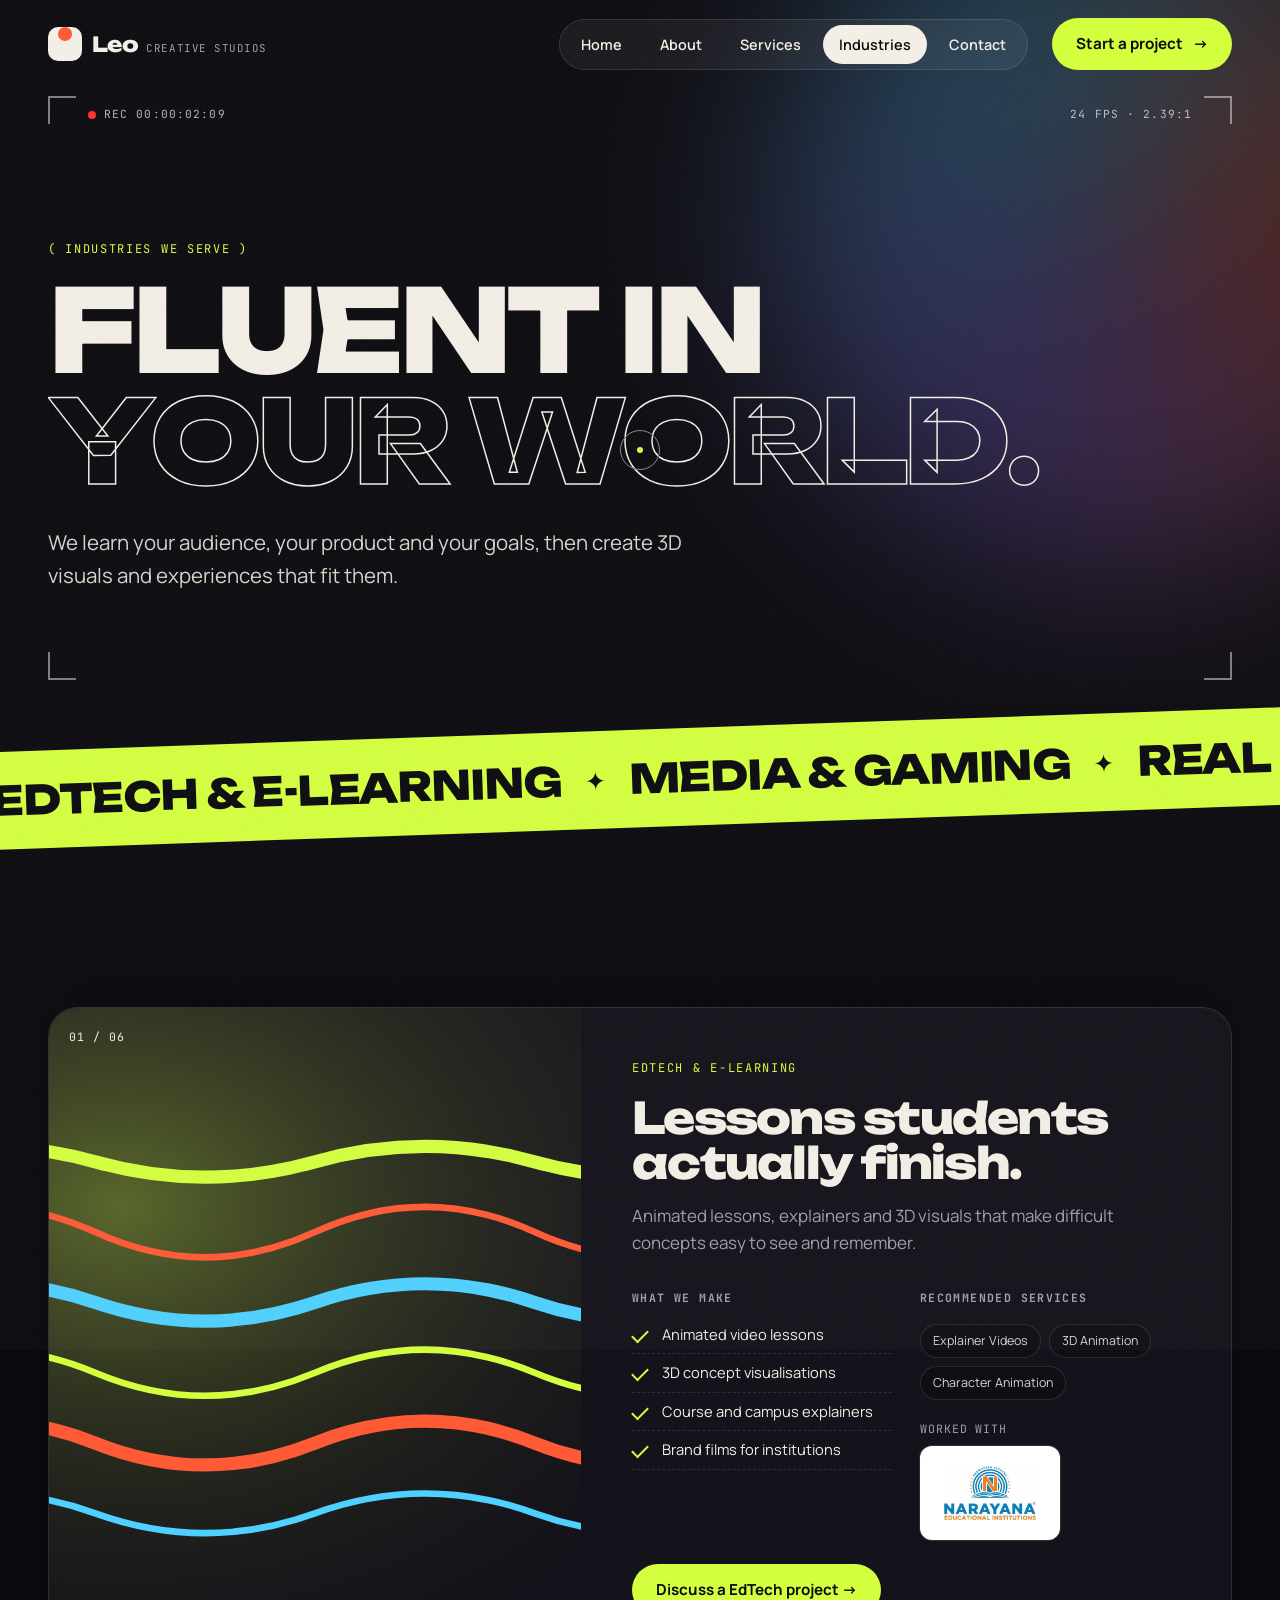
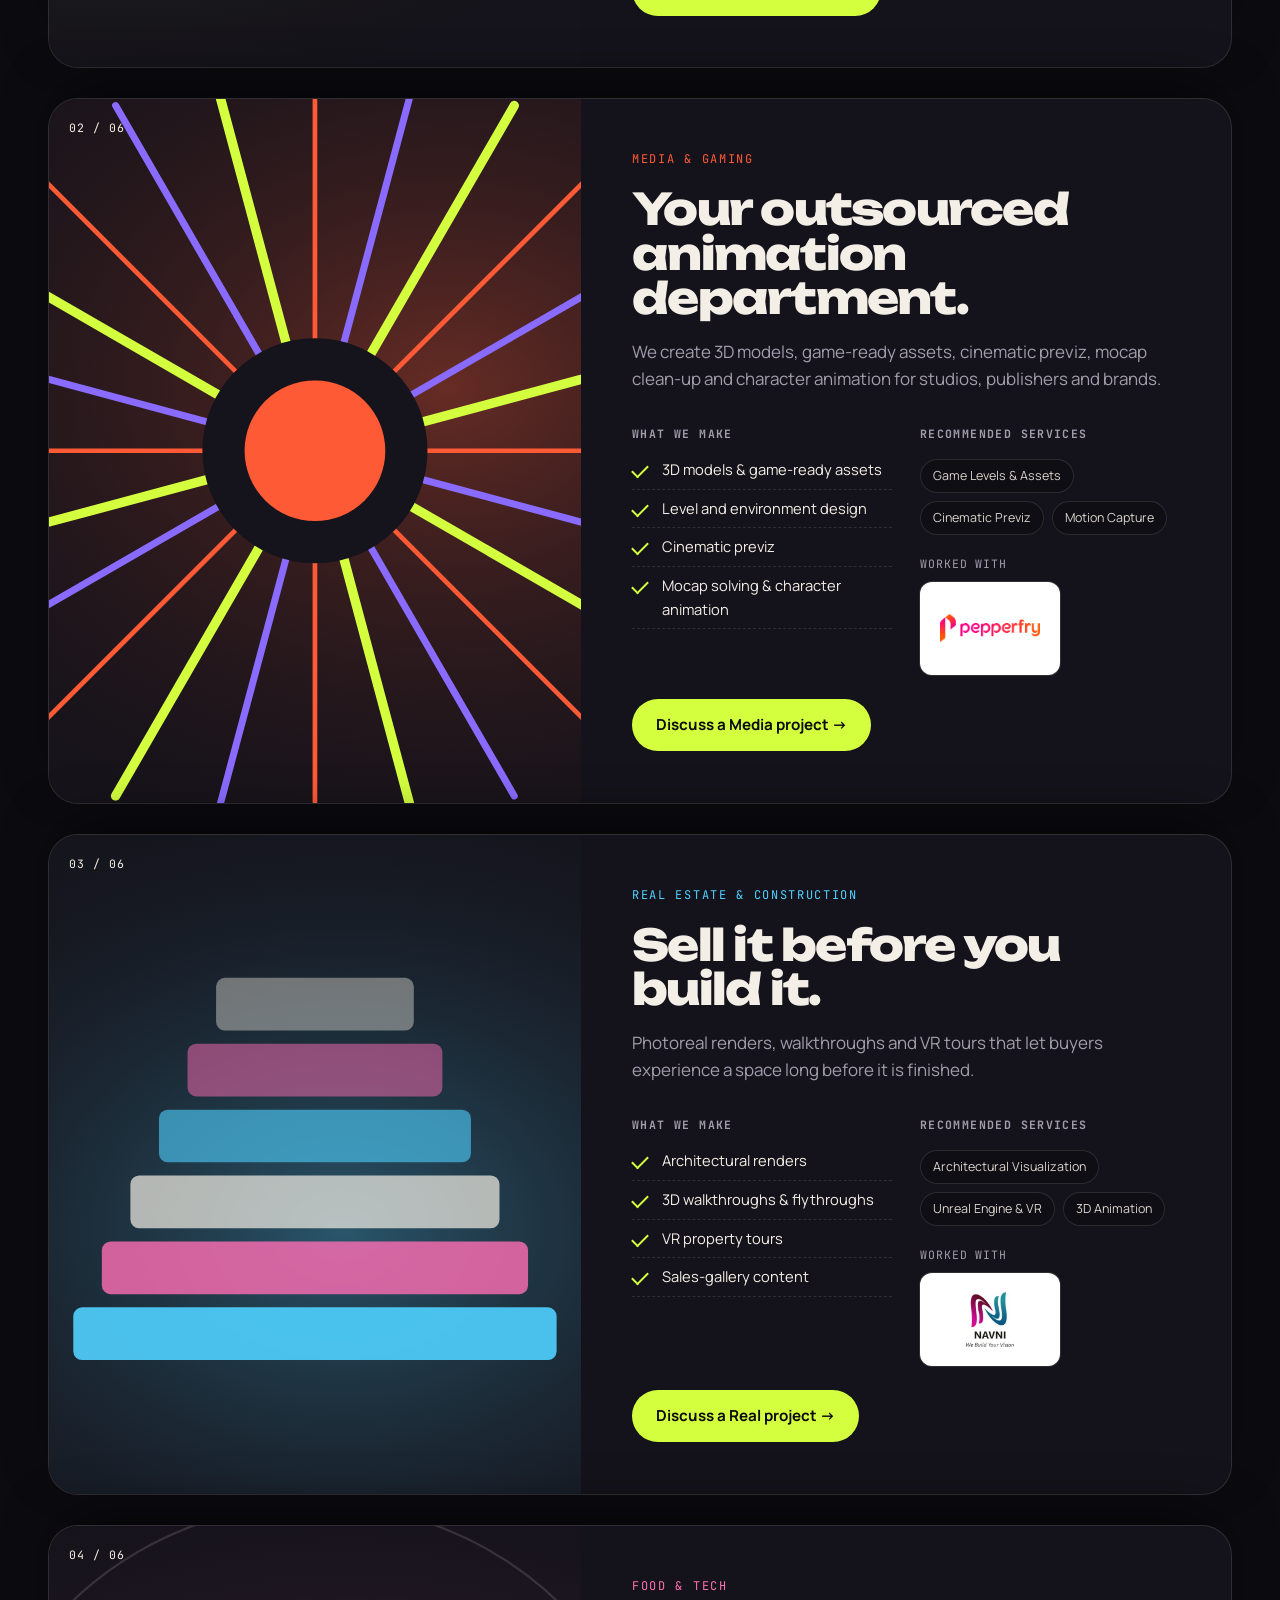
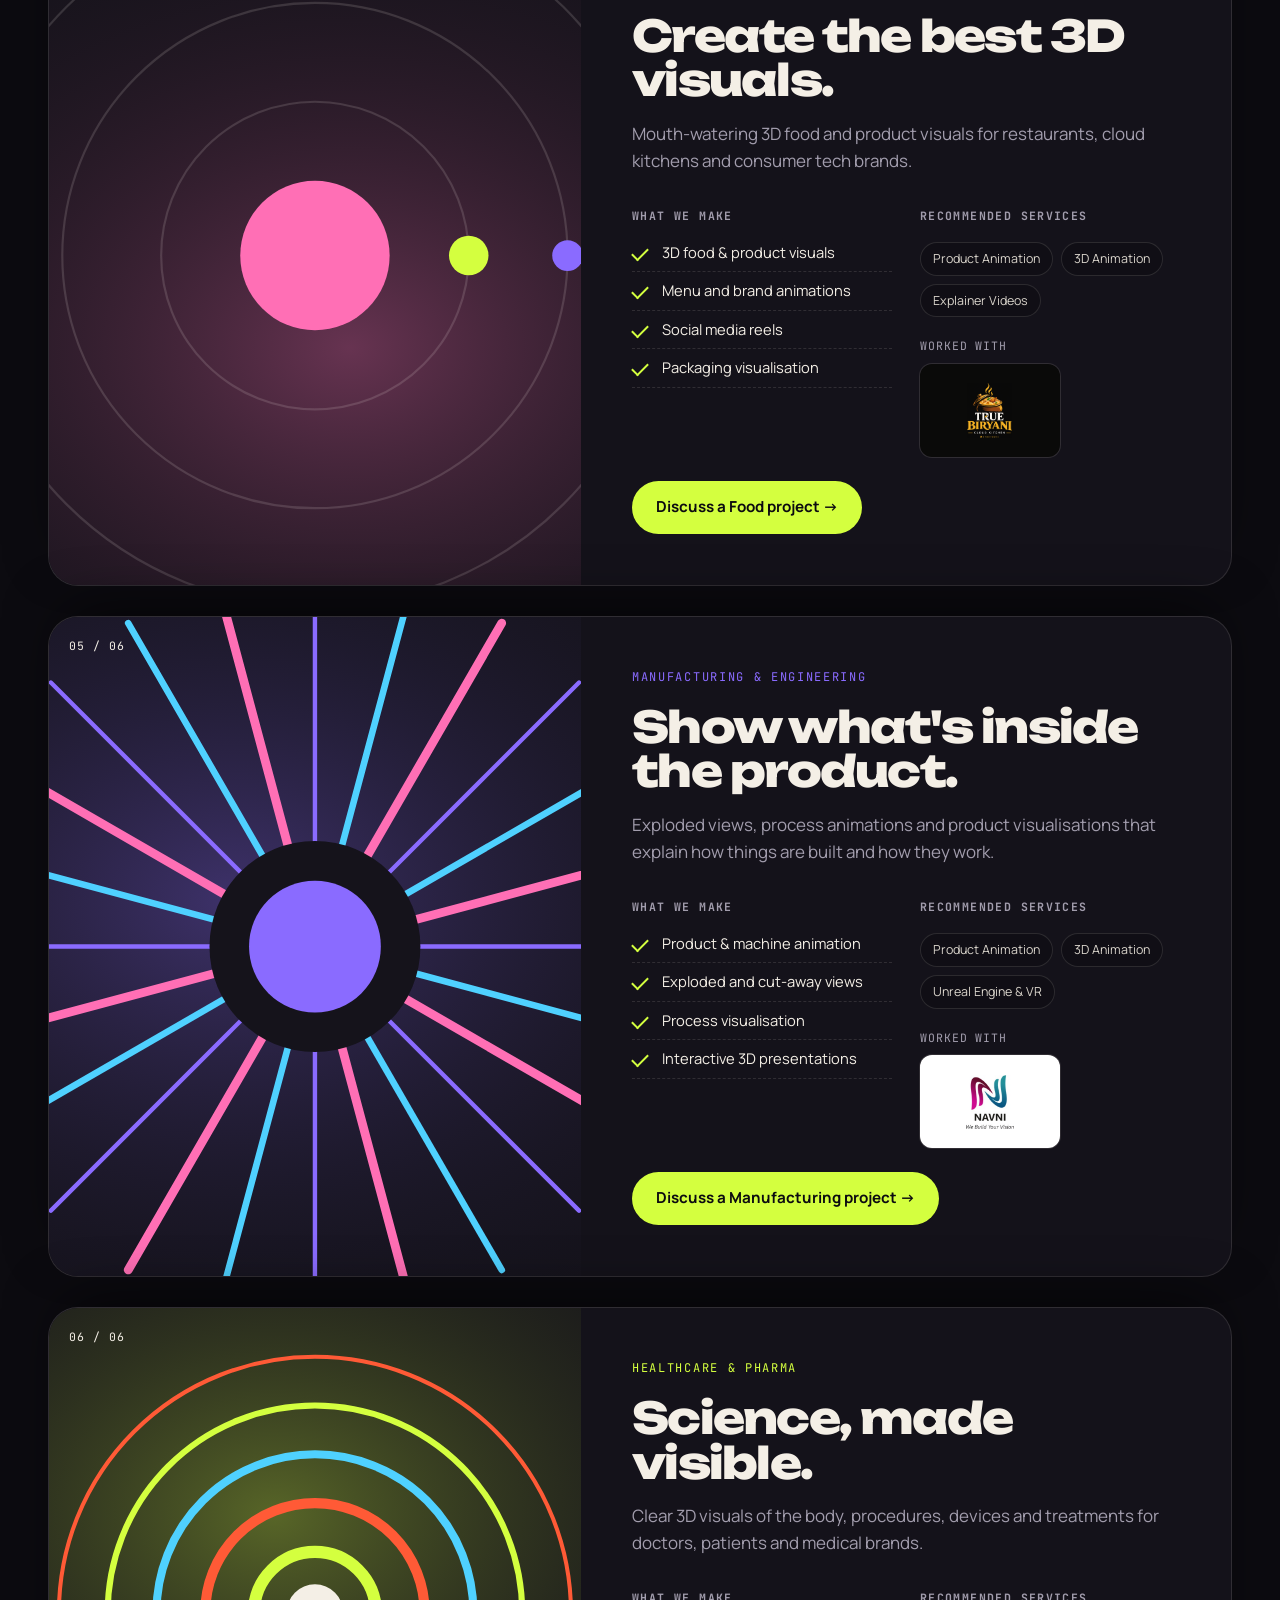
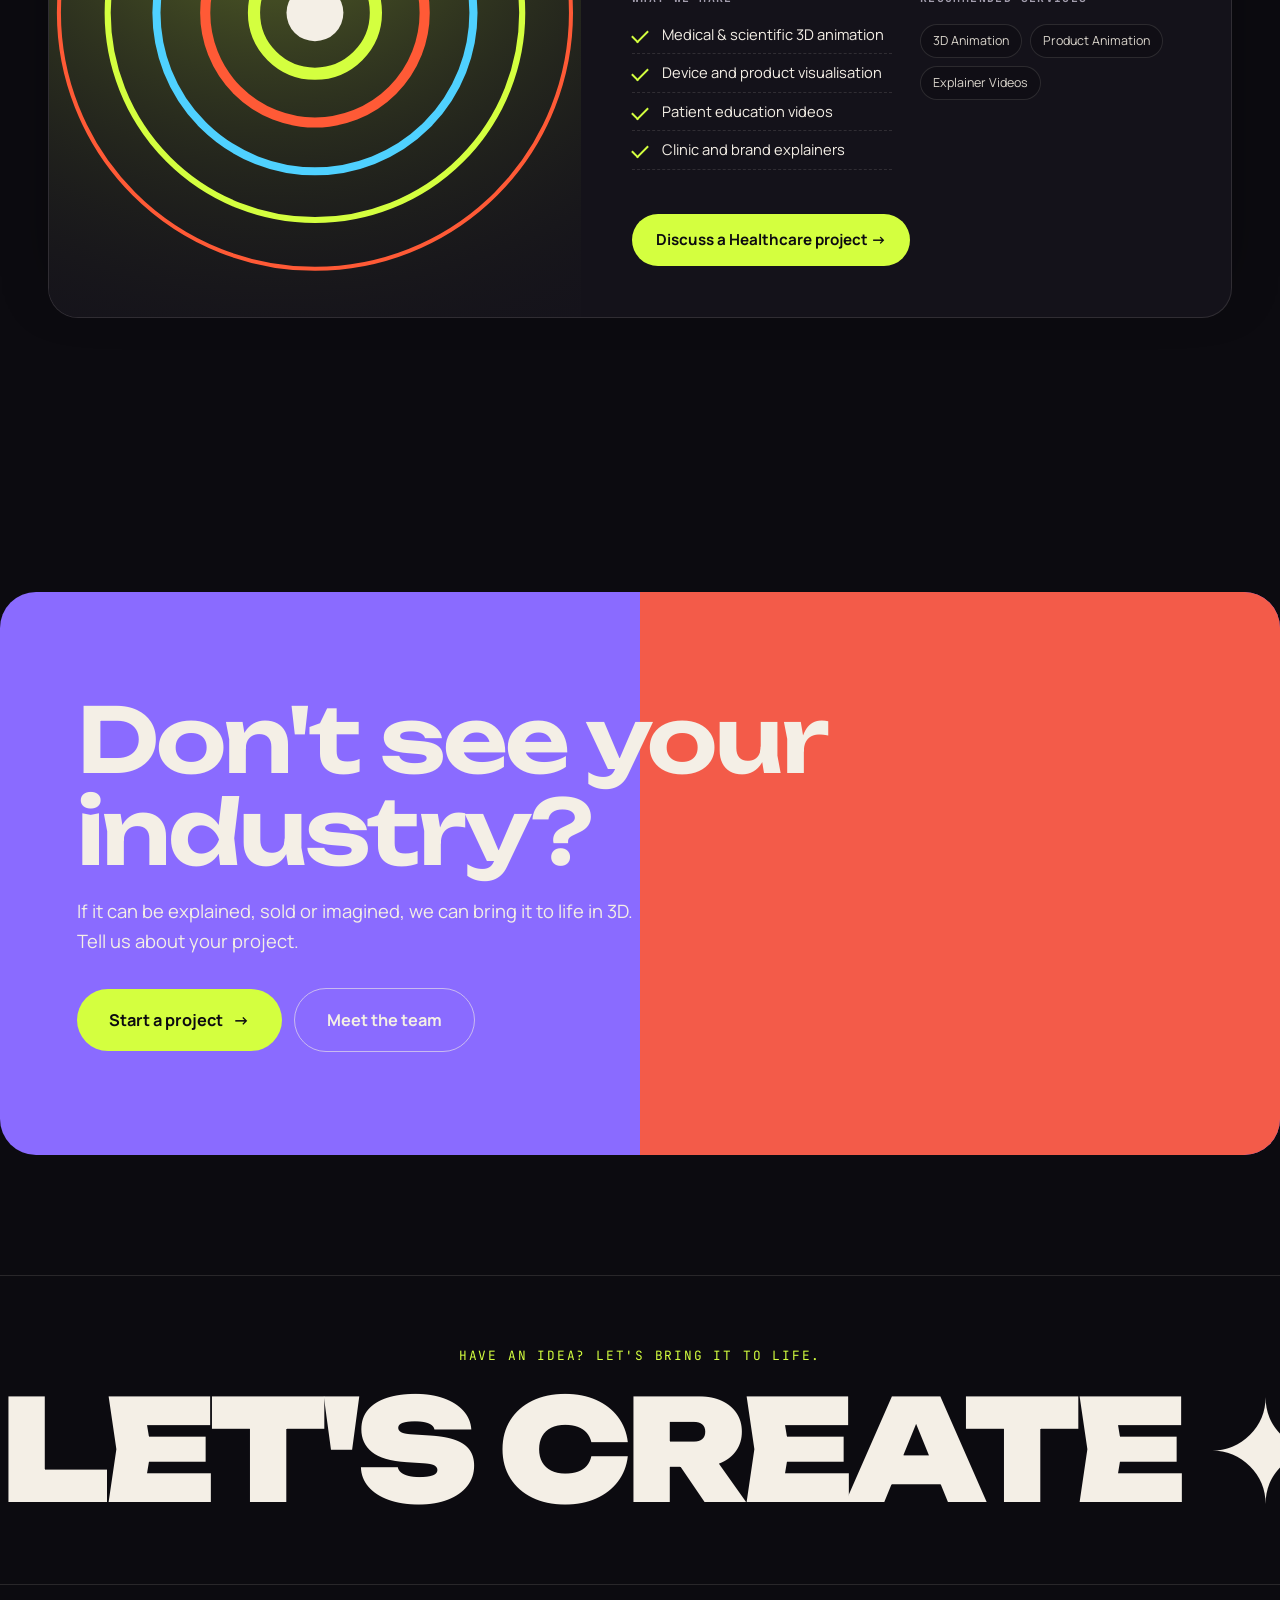
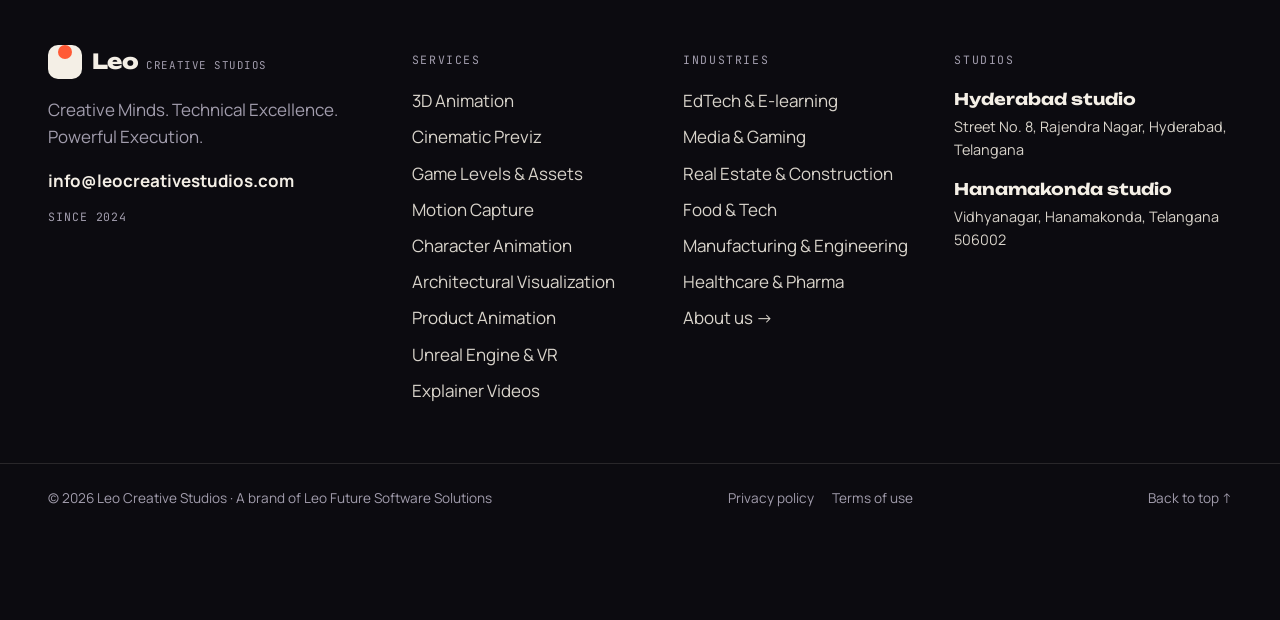
<file: industries.html>
<!doctype html>
<html lang="en">
<head>
<meta charset="utf-8">
<meta name="viewport" content="width=device-width, initial-scale=1">
<title>Industries We Serve | Leo Creative Studios</title>
<meta name="description" content="3D animation and visualisation for EdTech, healthcare, real estate, food &amp; tech, manufacturing and media &amp; gaming.">
<link rel="canonical" href="https://www.leocreativestudios.com/industries.html">
<meta property="og:title" content="Industries We Serve | Leo Creative Studios"><meta property="og:description" content="3D animation and visualisation for EdTech, healthcare, real estate, food &amp; tech, manufacturing and media &amp; gaming."><meta property="og:type" content="website">
<meta name="theme-color" content="#0c0b10">
<link rel="icon" href="data:image/svg+xml,%3Csvg xmlns='http://www.w3.org/2000/svg' viewBox='0 0 32 32'%3E%3Crect width='32' height='32' rx='8' fill='%230c0b10'/%3E%3Ccircle cx='16' cy='17' r='8' fill='%23ff5a36'/%3E%3C/svg%3E">
<link rel="preconnect" href="https://fonts.googleapis.com"><link rel="preconnect" href="https://fonts.gstatic.com" crossorigin>
<link href="https://fonts.googleapis.com/css2?family=Unbounded:wght@300;400;600;800;900&family=Manrope:wght@400;500;600;700&family=JetBrains+Mono:wght@400;600&display=swap" rel="stylesheet">
<link rel="stylesheet" href="assets/css/style.css">
<script>document.documentElement.classList.add('js');window.SITE={"email": "info@leocreativestudios.com", "endpoint": "", "name": "Leo"};</script>
<script type="application/ld+json">{"@context": "https://schema.org", "@type": "ProfessionalService", "name": "Leo Creative Studios", "legalName": "Leo Future Software Solutions", "url": "https://www.leocreativestudios.com", "email": "info@leocreativestudios.com", "description": "A multidisciplinary creative production studio bringing together 3D artists, animators, game developers and technology specialists to create extraordinary digital experiences.", "foundingDate": "2024", "address": [{"@type": "PostalAddress", "streetAddress": "Street No. 8, Rajendra Nagar, Hyderabad, Telangana", "addressRegion": "Telangana", "addressCountry": "IN"}, {"@type": "PostalAddress", "streetAddress": "Vidhyanagar, Hanamakonda, Telangana 506002", "addressRegion": "Telangana", "addressCountry": "IN"}]}</script>

</head>
<body class="">
<div class="wipe" aria-hidden="true"><span></span><span></span><span></span><span></span><span></span></div>
<div class="grain" aria-hidden="true"></div>
<div class="cursor" aria-hidden="true"><span class="cursor-label"></span></div><div class="cursor-dot" aria-hidden="true"></div>
<header class="nav" id="nav">
  <a class="logo" href="index.html" aria-label="Leo Creative Studios home"><span class="logo-mark" aria-hidden="true"><i></i></span><span class="logo-word">Leo<em>Creative Studios</em></span></a>
  <nav class="nav-links" aria-label="Primary"><a href="index.html" class=""><span data-hover="Home">Home</span></a><a href="about.html" class=""><span data-hover="About">About</span></a><a href="services.html" class=""><span data-hover="Services">Services</span></a><a href="industries.html" class="is-active"><span data-hover="Industries">Industries</span></a><a href="contact.html" class=""><span data-hover="Contact">Contact</span></a></nav>
  <a class="btn btn-solid nav-cta magnetic" href="contact.html">Start a project <span class="arrow">→</span></a>
  <button class="burger" aria-label="Open menu" aria-expanded="false"><span></span><span></span></button>
</header>
<div class="menu" aria-hidden="true">
  <nav><a href="index.html" style="--i:0"><small>01</small>Home</a><a href="about.html" style="--i:1"><small>02</small>About</a><a href="services.html" style="--i:2"><small>03</small>Services</a><a href="industries.html" style="--i:3"><small>04</small>Industries</a><a href="contact.html" style="--i:4"><small>05</small>Contact</a></nav>
  <div class="menu-foot"><a href="mailto:info@leocreativestudios.com">info@leocreativestudios.com</a><span>Hyderabad, Telangana, India</span></div>
</div>
<main id="main"><section class="phero">
  <div class="viewfinder" aria-hidden="true"><i class="tl"></i><i class="tr"></i><i class="bl"></i><i class="br"></i><span class="vf-rec"><b></b> REC <span data-tc>00:00:00:00</span></span><span class="vf-meta">24 FPS · 2.39:1</span></div>
  <div class="container"><p class="eyebrow reveal">( Industries we serve )</p><h1 class="ptitle"><span class="line"><span data-split>Fluent in</span></span><span class="line"><span data-split><span class='outline'>your world.</span></span></span></h1><div class="lead reveal"><p>We learn your audience, your product and your goals, then create 3D visuals and experiences that fit them.</p></div></div>
</section>
<section class="marquee-wrap" aria-hidden="true"><div class="marquee"><div class="mq-track"><span>EdTech & E-learning</span><i>✦</i><span>Media & Gaming</span><i>✦</i><span>Real Estate & Construction</span><i>✦</i><span>Food & Tech</span><i>✦</i><span>Manufacturing & Engineering</span><i>✦</i><span>Healthcare & Pharma</span><i>✦</i><span>EdTech & E-learning</span><i>✦</i><span>Media & Gaming</span><i>✦</i><span>Real Estate & Construction</span><i>✦</i><span>Food & Tech</span><i>✦</i><span>Manufacturing & Engineering</span><i>✦</i><span>Healthcare & Pharma</span><i>✦</i></div></div></section>
<section class="section"><div class="container ind-stack"><article class="ind-card" id="edtech" style="--top:90px;--accent:#d4ff3f">
  <div class="ind-card-inner"><div class="ind-art"><svg class="gen" viewBox="0 0 400 300" preserveAspectRatio="xMidYMid slice" aria-hidden="true"><defs><radialGradient id="g2waves" cx="28%" cy="30%" r="80%"><stop offset="0" stop-color="#d4ff3f" stop-opacity=".35"/><stop offset="1" stop-color="#0c0b10" stop-opacity="0"/></radialGradient></defs><rect width="400" height="300" fill="#15131b"/><rect width="400" height="300" fill="url(#g2waves)"/><path d="M-200 70 q 50 -14 100 0 q 50 14 100 0 q 50 -14 100 0 q 50 14 100 0 q 50 -14 100 0 q 50 14 100 0 q 50 -14 100 0 q 50 14 100 0" fill="none" stroke="#d4ff3f" stroke-width="6" stroke-linecap="round" class="g-wave" style="--t:3.0s"/><path d="M-200 102 q 50 -23 100 0 q 50 23 100 0 q 50 -23 100 0 q 50 23 100 0 q 50 -23 100 0 q 50 23 100 0 q 50 -23 100 0 q 50 23 100 0" fill="none" stroke="#ff5a36" stroke-width="3" stroke-linecap="round" class="g-wave" style="--t:3.6s"/><path d="M-200 134 q 50 -17 100 0 q 50 17 100 0 q 50 -17 100 0 q 50 17 100 0 q 50 -17 100 0 q 50 17 100 0 q 50 -17 100 0 q 50 17 100 0" fill="none" stroke="#4fd1ff" stroke-width="6" stroke-linecap="round" class="g-wave" style="--t:4.2s"/><path d="M-200 166 q 50 -21 100 0 q 50 21 100 0 q 50 -21 100 0 q 50 21 100 0 q 50 -21 100 0 q 50 21 100 0 q 50 -21 100 0 q 50 21 100 0" fill="none" stroke="#d4ff3f" stroke-width="3" stroke-linecap="round" class="g-wave" style="--t:4.8s"/><path d="M-200 198 q 50 -20 100 0 q 50 20 100 0 q 50 -20 100 0 q 50 20 100 0 q 50 -20 100 0 q 50 20 100 0 q 50 -20 100 0 q 50 20 100 0" fill="none" stroke="#ff5a36" stroke-width="6" stroke-linecap="round" class="g-wave" style="--t:5.4s"/><path d="M-200 230 q 50 -18 100 0 q 50 18 100 0 q 50 -18 100 0 q 50 18 100 0 q 50 -18 100 0 q 50 18 100 0 q 50 -18 100 0 q 50 18 100 0" fill="none" stroke="#4fd1ff" stroke-width="3" stroke-linecap="round" class="g-wave" style="--t:6.0s"/></svg><span class="mono ind-no">01 / 06</span></div>
  <div class="ind-body"><p class="eyebrow">EdTech & E-learning</p><h2>Lessons students actually finish.</h2><p class="muted">Animated lessons, explainers and 3D visuals that make difficult concepts easy to see and remember.</p>
  <div class="ind-cols"><div><h4>What we make</h4><ul class="ticks"><li>Animated video lessons</li><li>3D concept visualisations</li><li>Course and campus explainers</li><li>Brand films for institutions</li></ul></div>
  <div><h4>Recommended services</h4><div class="tools"><a class="chip" href="services.html#explainer-videos">Explainer Videos</a><a class="chip" href="services.html#3d-animation">3D Animation</a><a class="chip" href="services.html#character-animation">Character Animation</a></div><div class="ind-client"><span class="mono">Worked with</span><span class="client mini" style="--cbg:#ffffff"><img src="assets/img/clients/narayana.png" alt="Narayana Educational Institutions"></span></div></div></div>
  <a class="btn btn-solid magnetic" href="contact.html">Discuss a EdTech project →</a></div></div>
</article><article class="ind-card" id="media-gaming" style="--top:104px;--accent:#ff5a36">
  <div class="ind-card-inner"><div class="ind-art"><svg class="gen" viewBox="0 0 400 300" preserveAspectRatio="xMidYMid slice" aria-hidden="true"><defs><radialGradient id="g5burst" cx="64%" cy="41%" r="80%"><stop offset="0" stop-color="#ff5a36" stop-opacity=".35"/><stop offset="1" stop-color="#0c0b10" stop-opacity="0"/></radialGradient></defs><rect width="400" height="300" fill="#15131b"/><rect width="400" height="300" fill="url(#g5burst)"/><g class="g-orbit" style="--t:24s;--dir:1"><line x1="200" y1="150" x2="370.0" y2="150.0" stroke="#ff5a36" stroke-width="2" stroke-linecap="round"/><line x1="200" y1="150" x2="364.2" y2="194.0" stroke="#8a6bff" stroke-width="3" stroke-linecap="round"/><line x1="200" y1="150" x2="347.2" y2="235.0" stroke="#d4ff3f" stroke-width="4" stroke-linecap="round"/><line x1="200" y1="150" x2="320.2" y2="270.2" stroke="#ff5a36" stroke-width="2" stroke-linecap="round"/><line x1="200" y1="150" x2="285.0" y2="297.2" stroke="#8a6bff" stroke-width="3" stroke-linecap="round"/><line x1="200" y1="150" x2="244.0" y2="314.2" stroke="#d4ff3f" stroke-width="4" stroke-linecap="round"/><line x1="200" y1="150" x2="200.0" y2="320.0" stroke="#ff5a36" stroke-width="2" stroke-linecap="round"/><line x1="200" y1="150" x2="156.0" y2="314.2" stroke="#8a6bff" stroke-width="3" stroke-linecap="round"/><line x1="200" y1="150" x2="115.0" y2="297.2" stroke="#d4ff3f" stroke-width="4" stroke-linecap="round"/><line x1="200" y1="150" x2="79.8" y2="270.2" stroke="#ff5a36" stroke-width="2" stroke-linecap="round"/><line x1="200" y1="150" x2="52.8" y2="235.0" stroke="#8a6bff" stroke-width="3" stroke-linecap="round"/><line x1="200" y1="150" x2="35.8" y2="194.0" stroke="#d4ff3f" stroke-width="4" stroke-linecap="round"/><line x1="200" y1="150" x2="30.0" y2="150.0" stroke="#ff5a36" stroke-width="2" stroke-linecap="round"/><line x1="200" y1="150" x2="35.8" y2="106.0" stroke="#8a6bff" stroke-width="3" stroke-linecap="round"/><line x1="200" y1="150" x2="52.8" y2="65.0" stroke="#d4ff3f" stroke-width="4" stroke-linecap="round"/><line x1="200" y1="150" x2="79.8" y2="29.8" stroke="#ff5a36" stroke-width="2" stroke-linecap="round"/><line x1="200" y1="150" x2="115.0" y2="2.8" stroke="#8a6bff" stroke-width="3" stroke-linecap="round"/><line x1="200" y1="150" x2="156.0" y2="-14.2" stroke="#d4ff3f" stroke-width="4" stroke-linecap="round"/><line x1="200" y1="150" x2="200.0" y2="-20.0" stroke="#ff5a36" stroke-width="2" stroke-linecap="round"/><line x1="200" y1="150" x2="244.0" y2="-14.2" stroke="#8a6bff" stroke-width="3" stroke-linecap="round"/><line x1="200" y1="150" x2="285.0" y2="2.8" stroke="#d4ff3f" stroke-width="4" stroke-linecap="round"/><line x1="200" y1="150" x2="320.2" y2="29.8" stroke="#ff5a36" stroke-width="2" stroke-linecap="round"/><line x1="200" y1="150" x2="347.2" y2="65.0" stroke="#8a6bff" stroke-width="3" stroke-linecap="round"/><line x1="200" y1="150" x2="364.2" y2="106.0" stroke="#d4ff3f" stroke-width="4" stroke-linecap="round"/></g><circle cx="200" cy="150" r="48" fill="#15131b"/><circle cx="200" cy="150" r="30" fill="#ff5a36" class="g-pulse"/></svg><span class="mono ind-no">02 / 06</span></div>
  <div class="ind-body"><p class="eyebrow">Media & Gaming</p><h2>Your outsourced animation department.</h2><p class="muted">We create 3D models, game-ready assets, cinematic previz, mocap clean-up and character animation for studios, publishers and brands.</p>
  <div class="ind-cols"><div><h4>What we make</h4><ul class="ticks"><li>3D models & game-ready assets</li><li>Level and environment design</li><li>Cinematic previz</li><li>Mocap solving & character animation</li></ul></div>
  <div><h4>Recommended services</h4><div class="tools"><a class="chip" href="services.html#game-assets">Game Levels & Assets</a><a class="chip" href="services.html#cinematic-previz">Cinematic Previz</a><a class="chip" href="services.html#motion-capture">Motion Capture</a></div><div class="ind-client"><span class="mono">Worked with</span><span class="client mini" style="--cbg:#ffffff"><img src="assets/img/clients/pepperfry.png" alt="Pepperfry"></span></div></div></div>
  <a class="btn btn-solid magnetic" href="contact.html">Discuss a Media project →</a></div></div>
</article><article class="ind-card" id="real-estate" style="--top:118px;--accent:#4fd1ff">
  <div class="ind-card-inner"><div class="ind-art"><svg class="gen" viewBox="0 0 400 300" preserveAspectRatio="xMidYMid slice" aria-hidden="true"><defs><radialGradient id="g11stack" cx="53%" cy="60%" r="80%"><stop offset="0" stop-color="#4fd1ff" stop-opacity=".35"/><stop offset="1" stop-color="#0c0b10" stop-opacity="0"/></radialGradient></defs><rect width="400" height="300" fill="#15131b"/><rect width="400" height="300" fill="url(#g11stack)"/><rect x="90.0" y="215" width="220" height="24" rx="4" fill="#4fd1ff" fill-opacity="0.90" class="g-float" style="--d:0.00s"/><rect x="103.0" y="185" width="194" height="24" rx="4" fill="#ff6fb5" fill-opacity="0.80" class="g-float" style="--d:-0.25s"/><rect x="116.0" y="155" width="168" height="24" rx="4" fill="#f4efe6" fill-opacity="0.70" class="g-float" style="--d:-0.50s"/><rect x="129.0" y="125" width="142" height="24" rx="4" fill="#4fd1ff" fill-opacity="0.60" class="g-float" style="--d:-0.75s"/><rect x="142.0" y="95" width="116" height="24" rx="4" fill="#ff6fb5" fill-opacity="0.50" class="g-float" style="--d:-1.00s"/><rect x="155.0" y="65" width="90" height="24" rx="4" fill="#f4efe6" fill-opacity="0.40" class="g-float" style="--d:-1.25s"/></svg><span class="mono ind-no">03 / 06</span></div>
  <div class="ind-body"><p class="eyebrow">Real Estate & Construction</p><h2>Sell it before you build it.</h2><p class="muted">Photoreal renders, walkthroughs and VR tours that let buyers experience a space long before it is finished.</p>
  <div class="ind-cols"><div><h4>What we make</h4><ul class="ticks"><li>Architectural renders</li><li>3D walkthroughs & flythroughs</li><li>VR property tours</li><li>Sales-gallery content</li></ul></div>
  <div><h4>Recommended services</h4><div class="tools"><a class="chip" href="services.html#architectural-visualization">Architectural Visualization</a><a class="chip" href="services.html#vr-walkthroughs">Unreal Engine & VR</a><a class="chip" href="services.html#3d-animation">3D Animation</a></div><div class="ind-client"><span class="mono">Worked with</span><span class="client mini" style="--cbg:#ffffff"><img src="assets/img/clients/navni.png" alt="NAVNI"></span></div></div></div>
  <a class="btn btn-solid magnetic" href="contact.html">Discuss a Real project →</a></div></div>
</article><article class="ind-card" id="food-tech" style="--top:132px;--accent:#ff6fb5">
  <div class="ind-card-inner"><div class="ind-art"><svg class="gen" viewBox="0 0 400 300" preserveAspectRatio="xMidYMid slice" aria-hidden="true"><defs><radialGradient id="g9orbits" cx="54%" cy="64%" r="80%"><stop offset="0" stop-color="#ff6fb5" stop-opacity=".35"/><stop offset="1" stop-color="#0c0b10" stop-opacity="0"/></radialGradient></defs><rect width="400" height="300" fill="#15131b"/><rect width="400" height="300" fill="url(#g9orbits)"/><circle cx="200" cy="150" r="34" fill="#ff6fb5" class="g-pulse"/><g class="g-orbit" style="--t:6s;--dir:1"><circle cx="200" cy="150" r="70" fill="none" stroke="#f4efe6" stroke-opacity=".14"/><circle cx="270" cy="150" r="9" fill="#d4ff3f"/></g><g class="g-orbit" style="--t:10s;--dir:-1"><circle cx="200" cy="150" r="115" fill="none" stroke="#f4efe6" stroke-opacity=".14"/><circle cx="315" cy="150" r="7" fill="#8a6bff"/></g><g class="g-orbit" style="--t:14s;--dir:1"><circle cx="200" cy="150" r="160" fill="none" stroke="#f4efe6" stroke-opacity=".14"/><circle cx="360" cy="150" r="5" fill="#ff6fb5"/></g></svg><span class="mono ind-no">04 / 06</span></div>
  <div class="ind-body"><p class="eyebrow">Food & Tech</p><h2>Create the best 3D visuals.</h2><p class="muted">Mouth-watering 3D food and product visuals for restaurants, cloud kitchens and consumer tech brands.</p>
  <div class="ind-cols"><div><h4>What we make</h4><ul class="ticks"><li>3D food & product visuals</li><li>Menu and brand animations</li><li>Social media reels</li><li>Packaging visualisation</li></ul></div>
  <div><h4>Recommended services</h4><div class="tools"><a class="chip" href="services.html#product-animation">Product Animation</a><a class="chip" href="services.html#3d-animation">3D Animation</a><a class="chip" href="services.html#explainer-videos">Explainer Videos</a></div><div class="ind-client"><span class="mono">Worked with</span><span class="client mini" style="--cbg:#0a0a09"><img src="assets/img/clients/true-biryani.png" alt="True Biryani"></span></div></div></div>
  <a class="btn btn-solid magnetic" href="contact.html">Discuss a Food project →</a></div></div>
</article><article class="ind-card" id="manufacturing" style="--top:146px;--accent:#8a6bff">
  <div class="ind-card-inner"><div class="ind-art"><svg class="gen" viewBox="0 0 400 300" preserveAspectRatio="xMidYMid slice" aria-hidden="true"><defs><radialGradient id="g13burst" cx="41%" cy="43%" r="80%"><stop offset="0" stop-color="#8a6bff" stop-opacity=".35"/><stop offset="1" stop-color="#0c0b10" stop-opacity="0"/></radialGradient></defs><rect width="400" height="300" fill="#15131b"/><rect width="400" height="300" fill="url(#g13burst)"/><g class="g-orbit" style="--t:24s;--dir:1"><line x1="200" y1="150" x2="370.0" y2="150.0" stroke="#8a6bff" stroke-width="2" stroke-linecap="round"/><line x1="200" y1="150" x2="364.2" y2="194.0" stroke="#4fd1ff" stroke-width="3" stroke-linecap="round"/><line x1="200" y1="150" x2="347.2" y2="235.0" stroke="#ff6fb5" stroke-width="4" stroke-linecap="round"/><line x1="200" y1="150" x2="320.2" y2="270.2" stroke="#8a6bff" stroke-width="2" stroke-linecap="round"/><line x1="200" y1="150" x2="285.0" y2="297.2" stroke="#4fd1ff" stroke-width="3" stroke-linecap="round"/><line x1="200" y1="150" x2="244.0" y2="314.2" stroke="#ff6fb5" stroke-width="4" stroke-linecap="round"/><line x1="200" y1="150" x2="200.0" y2="320.0" stroke="#8a6bff" stroke-width="2" stroke-linecap="round"/><line x1="200" y1="150" x2="156.0" y2="314.2" stroke="#4fd1ff" stroke-width="3" stroke-linecap="round"/><line x1="200" y1="150" x2="115.0" y2="297.2" stroke="#ff6fb5" stroke-width="4" stroke-linecap="round"/><line x1="200" y1="150" x2="79.8" y2="270.2" stroke="#8a6bff" stroke-width="2" stroke-linecap="round"/><line x1="200" y1="150" x2="52.8" y2="235.0" stroke="#4fd1ff" stroke-width="3" stroke-linecap="round"/><line x1="200" y1="150" x2="35.8" y2="194.0" stroke="#ff6fb5" stroke-width="4" stroke-linecap="round"/><line x1="200" y1="150" x2="30.0" y2="150.0" stroke="#8a6bff" stroke-width="2" stroke-linecap="round"/><line x1="200" y1="150" x2="35.8" y2="106.0" stroke="#4fd1ff" stroke-width="3" stroke-linecap="round"/><line x1="200" y1="150" x2="52.8" y2="65.0" stroke="#ff6fb5" stroke-width="4" stroke-linecap="round"/><line x1="200" y1="150" x2="79.8" y2="29.8" stroke="#8a6bff" stroke-width="2" stroke-linecap="round"/><line x1="200" y1="150" x2="115.0" y2="2.8" stroke="#4fd1ff" stroke-width="3" stroke-linecap="round"/><line x1="200" y1="150" x2="156.0" y2="-14.2" stroke="#ff6fb5" stroke-width="4" stroke-linecap="round"/><line x1="200" y1="150" x2="200.0" y2="-20.0" stroke="#8a6bff" stroke-width="2" stroke-linecap="round"/><line x1="200" y1="150" x2="244.0" y2="-14.2" stroke="#4fd1ff" stroke-width="3" stroke-linecap="round"/><line x1="200" y1="150" x2="285.0" y2="2.8" stroke="#ff6fb5" stroke-width="4" stroke-linecap="round"/><line x1="200" y1="150" x2="320.2" y2="29.8" stroke="#8a6bff" stroke-width="2" stroke-linecap="round"/><line x1="200" y1="150" x2="347.2" y2="65.0" stroke="#4fd1ff" stroke-width="3" stroke-linecap="round"/><line x1="200" y1="150" x2="364.2" y2="106.0" stroke="#ff6fb5" stroke-width="4" stroke-linecap="round"/></g><circle cx="200" cy="150" r="48" fill="#15131b"/><circle cx="200" cy="150" r="30" fill="#8a6bff" class="g-pulse"/></svg><span class="mono ind-no">05 / 06</span></div>
  <div class="ind-body"><p class="eyebrow">Manufacturing & Engineering</p><h2>Show what's inside the product.</h2><p class="muted">Exploded views, process animations and product visualisations that explain how things are built and how they work.</p>
  <div class="ind-cols"><div><h4>What we make</h4><ul class="ticks"><li>Product & machine animation</li><li>Exploded and cut-away views</li><li>Process visualisation</li><li>Interactive 3D presentations</li></ul></div>
  <div><h4>Recommended services</h4><div class="tools"><a class="chip" href="services.html#product-animation">Product Animation</a><a class="chip" href="services.html#3d-animation">3D Animation</a><a class="chip" href="services.html#vr-walkthroughs">Unreal Engine & VR</a></div><div class="ind-client"><span class="mono">Worked with</span><span class="client mini" style="--cbg:#ffffff"><img src="assets/img/clients/navni.png" alt="NAVNI"></span></div></div></div>
  <a class="btn btn-solid magnetic" href="contact.html">Discuss a Manufacturing project →</a></div></div>
</article><article class="ind-card" id="healthcare" style="--top:160px;--accent:#d4ff3f">
  <div class="ind-card-inner"><div class="ind-art"><svg class="gen" viewBox="0 0 400 300" preserveAspectRatio="xMidYMid slice" aria-hidden="true"><defs><radialGradient id="g7rings" cx="45%" cy="34%" r="80%"><stop offset="0" stop-color="#d4ff3f" stop-opacity=".35"/><stop offset="1" stop-color="#0c0b10" stop-opacity="0"/></radialGradient></defs><rect width="400" height="300" fill="#15131b"/><rect width="400" height="300" fill="url(#g7rings)"/><circle cx="200" cy="150" r="30" fill="none" stroke="#d4ff3f" stroke-width="6" class="g-ring" style="--d:0.0s"/><circle cx="200" cy="150" r="54" fill="none" stroke="#ff5a36" stroke-width="5" class="g-ring" style="--d:-0.5s"/><circle cx="200" cy="150" r="78" fill="none" stroke="#4fd1ff" stroke-width="4" class="g-ring" style="--d:-1.0s"/><circle cx="200" cy="150" r="102" fill="none" stroke="#d4ff3f" stroke-width="3" class="g-ring" style="--d:-1.5s"/><circle cx="200" cy="150" r="126" fill="none" stroke="#ff5a36" stroke-width="2" class="g-ring" style="--d:-2.0s"/><circle cx="200" cy="150" r="14" fill="#f4efe6"/></svg><span class="mono ind-no">06 / 06</span></div>
  <div class="ind-body"><p class="eyebrow">Healthcare & Pharma</p><h2>Science, made visible.</h2><p class="muted">Clear 3D visuals of the body, procedures, devices and treatments for doctors, patients and medical brands.</p>
  <div class="ind-cols"><div><h4>What we make</h4><ul class="ticks"><li>Medical & scientific 3D animation</li><li>Device and product visualisation</li><li>Patient education videos</li><li>Clinic and brand explainers</li></ul></div>
  <div><h4>Recommended services</h4><div class="tools"><a class="chip" href="services.html#3d-animation">3D Animation</a><a class="chip" href="services.html#product-animation">Product Animation</a><a class="chip" href="services.html#explainer-videos">Explainer Videos</a></div></div></div>
  <a class="btn btn-solid magnetic" href="contact.html">Discuss a Healthcare project →</a></div></div>
</article></div></section>
<section class="cta-band"><div class="container cta-inner reveal">
  <div class="cta-blob" aria-hidden="true"></div>
  <h2 class="h2">Don't see your industry?</h2><p>If it can be explained, sold or imagined, we can bring it to life in 3D. Tell us about your project.</p>
  <div class="row-btns"><a class="btn btn-solid btn-lg magnetic" href="contact.html">Start a project <span class="arrow">→</span></a><a class="btn btn-ghost btn-lg" href="about.html">Meet the team</a></div>
</div></section></main>
<footer class="footer">
  <a href="contact.html" class="footer-cta" data-cursor="Let's talk">
    <span class="fc-small">Have an idea? Let's bring it to life.</span>
    <span class="fc-big"><span class="fc-track"><span>Let's create&nbsp;✦&nbsp;</span><span>Let's create&nbsp;✦&nbsp;</span><span>Let's create&nbsp;✦&nbsp;</span><span>Let's create&nbsp;✦&nbsp;</span></span></span>
  </a>
  <div class="container footer-grid">
    <div class="footer-brand"><a class="logo" href="index.html" aria-label="Leo Creative Studios home"><span class="logo-mark" aria-hidden="true"><i></i></span><span class="logo-word">Leo<em>Creative Studios</em></span></a><p>Creative Minds. Technical Excellence. Powerful Execution.</p>
      <a class="footer-mail" href="mailto:info@leocreativestudios.com">info@leocreativestudios.com</a><p class="mono since">Since 2024</p></div>
    <div><h4>Services</h4><ul><li><a href="services.html#3d-animation">3D Animation</a></li><li><a href="services.html#cinematic-previz">Cinematic Previz</a></li><li><a href="services.html#game-assets">Game Levels & Assets</a></li><li><a href="services.html#motion-capture">Motion Capture</a></li><li><a href="services.html#character-animation">Character Animation</a></li><li><a href="services.html#architectural-visualization">Architectural Visualization</a></li><li><a href="services.html#product-animation">Product Animation</a></li><li><a href="services.html#vr-walkthroughs">Unreal Engine & VR</a></li><li><a href="services.html#explainer-videos">Explainer Videos</a></li></ul></div>
    <div><h4>Industries</h4><ul><li><a href="industries.html#edtech">EdTech & E-learning</a></li><li><a href="industries.html#media-gaming">Media & Gaming</a></li><li><a href="industries.html#real-estate">Real Estate & Construction</a></li><li><a href="industries.html#food-tech">Food & Tech</a></li><li><a href="industries.html#manufacturing">Manufacturing & Engineering</a></li><li><a href="industries.html#healthcare">Healthcare & Pharma</a></li><li><a href="about.html">About us →</a></li></ul></div>
    <div class="footer-studios"><h4>Studios</h4><div><h5>Hyderabad studio</h5><p>Street No. 8, Rajendra Nagar, Hyderabad, Telangana</p></div><div><h5>Hanamakonda studio</h5><p>Vidhyanagar, Hanamakonda, Telangana 506002</p></div></div>
  </div>
  <div class="container footer-bottom"><span>© 2026 Leo Creative Studios · A brand of Leo Future Software Solutions</span><span class="legal-links"><a href="privacy.html">Privacy policy</a><a href="terms.html">Terms of use</a></span><a href="#main" class="to-top">Back to top ↑</a></div>
</footer>

<a class="sticky-quote" href="contact.html">Start a project →</a>
<script src="assets/vendor/gsap.min.js"></script>
<script src="assets/vendor/ScrollTrigger.min.js"></script>
<script src="assets/js/main.js"></script>

</body>
</html>
</file>
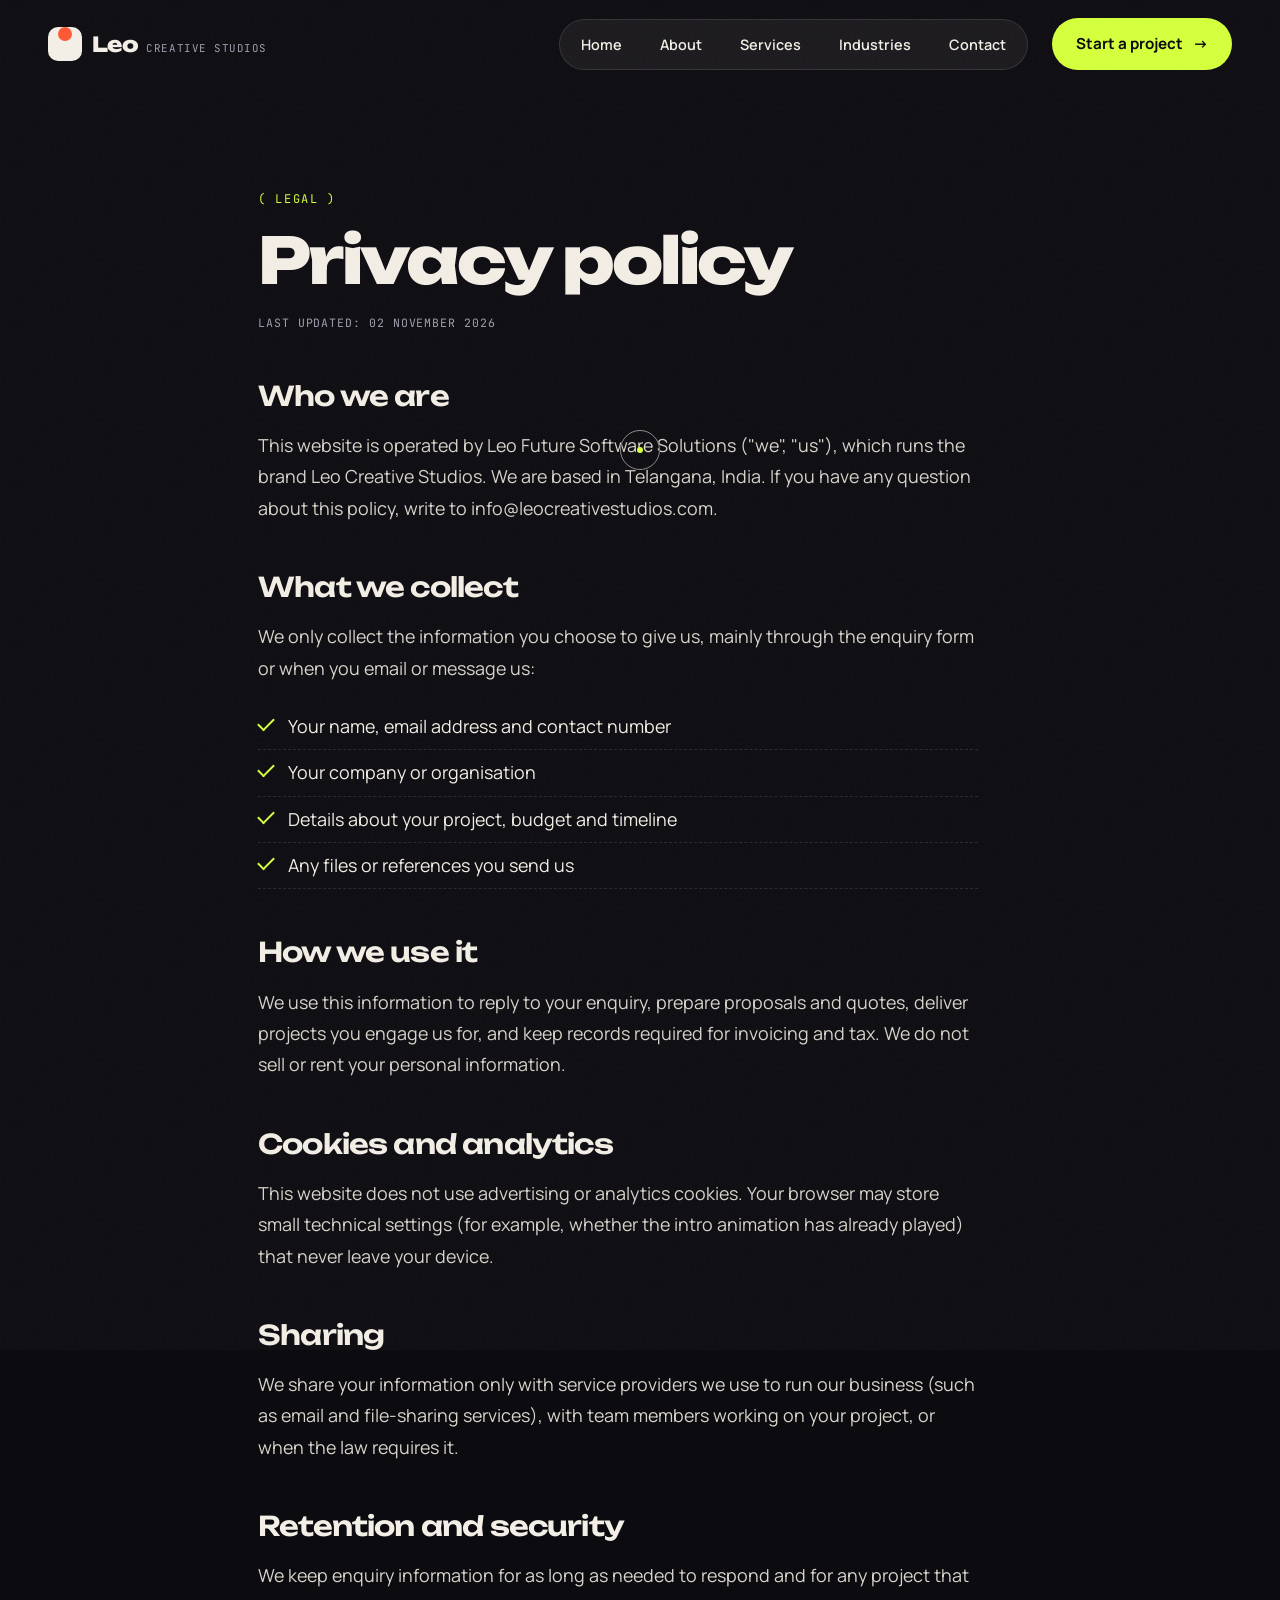
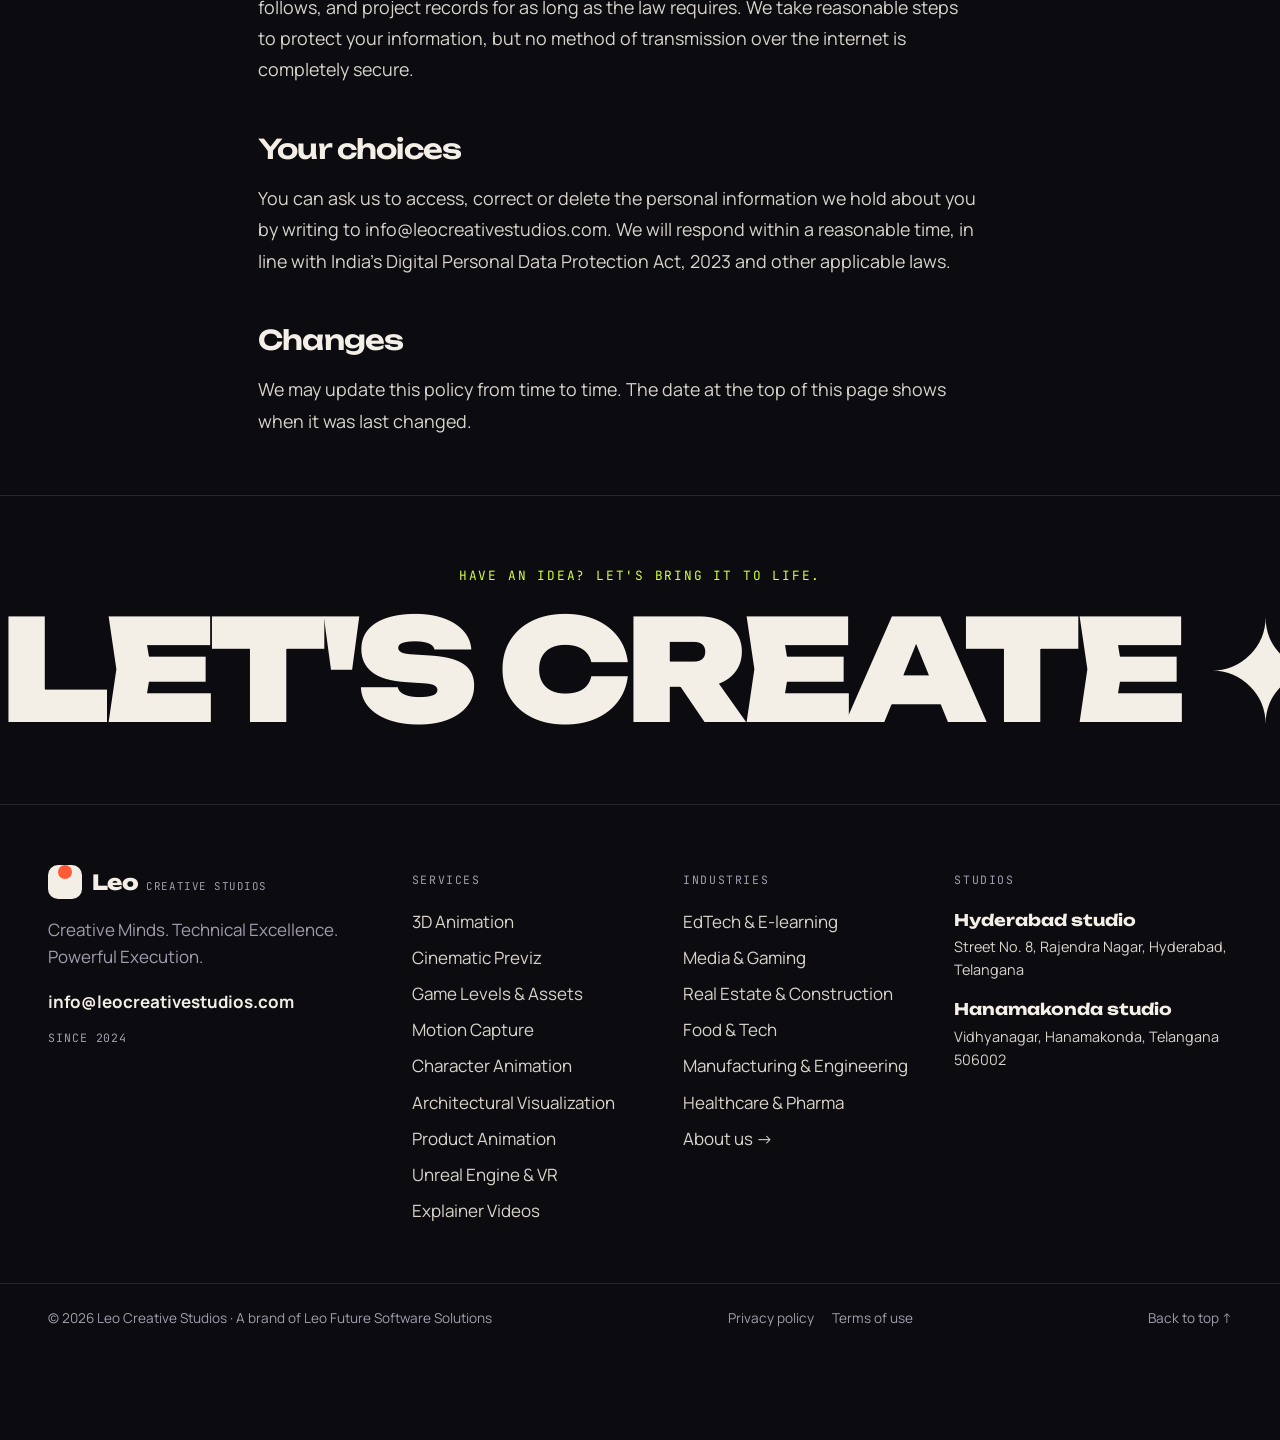
<file: privacy.html>
<!doctype html>
<html lang="en">
<head>
<meta charset="utf-8">
<meta name="viewport" content="width=device-width, initial-scale=1">
<title>Privacy policy | Leo Creative Studios</title>
<meta name="description" content="Privacy policy for Leo Creative Studios, a brand of Leo Future Software Solutions.">
<link rel="canonical" href="https://www.leocreativestudios.com/privacy.html">
<meta property="og:title" content="Privacy policy | Leo Creative Studios"><meta property="og:description" content="Privacy policy for Leo Creative Studios, a brand of Leo Future Software Solutions."><meta property="og:type" content="website">
<meta name="theme-color" content="#0c0b10">
<link rel="icon" href="data:image/svg+xml,%3Csvg xmlns='http://www.w3.org/2000/svg' viewBox='0 0 32 32'%3E%3Crect width='32' height='32' rx='8' fill='%230c0b10'/%3E%3Ccircle cx='16' cy='17' r='8' fill='%23ff5a36'/%3E%3C/svg%3E">
<link rel="preconnect" href="https://fonts.googleapis.com"><link rel="preconnect" href="https://fonts.gstatic.com" crossorigin>
<link href="https://fonts.googleapis.com/css2?family=Unbounded:wght@300;400;600;800;900&family=Manrope:wght@400;500;600;700&family=JetBrains+Mono:wght@400;600&display=swap" rel="stylesheet">
<link rel="stylesheet" href="assets/css/style.css">
<script>document.documentElement.classList.add('js');window.SITE={"email": "info@leocreativestudios.com", "endpoint": "", "name": "Leo"};</script>
<script type="application/ld+json">{"@context": "https://schema.org", "@type": "ProfessionalService", "name": "Leo Creative Studios", "legalName": "Leo Future Software Solutions", "url": "https://www.leocreativestudios.com", "email": "info@leocreativestudios.com", "description": "A multidisciplinary creative production studio bringing together 3D artists, animators, game developers and technology specialists to create extraordinary digital experiences.", "foundingDate": "2024", "address": [{"@type": "PostalAddress", "streetAddress": "Street No. 8, Rajendra Nagar, Hyderabad, Telangana", "addressRegion": "Telangana", "addressCountry": "IN"}, {"@type": "PostalAddress", "streetAddress": "Vidhyanagar, Hanamakonda, Telangana 506002", "addressRegion": "Telangana", "addressCountry": "IN"}]}</script>

</head>
<body class="">
<div class="wipe" aria-hidden="true"><span></span><span></span><span></span><span></span><span></span></div>
<div class="grain" aria-hidden="true"></div>
<div class="cursor" aria-hidden="true"><span class="cursor-label"></span></div><div class="cursor-dot" aria-hidden="true"></div>
<header class="nav" id="nav">
  <a class="logo" href="index.html" aria-label="Leo Creative Studios home"><span class="logo-mark" aria-hidden="true"><i></i></span><span class="logo-word">Leo<em>Creative Studios</em></span></a>
  <nav class="nav-links" aria-label="Primary"><a href="index.html" class=""><span data-hover="Home">Home</span></a><a href="about.html" class=""><span data-hover="About">About</span></a><a href="services.html" class=""><span data-hover="Services">Services</span></a><a href="industries.html" class=""><span data-hover="Industries">Industries</span></a><a href="contact.html" class=""><span data-hover="Contact">Contact</span></a></nav>
  <a class="btn btn-solid nav-cta magnetic" href="contact.html">Start a project <span class="arrow">→</span></a>
  <button class="burger" aria-label="Open menu" aria-expanded="false"><span></span><span></span></button>
</header>
<div class="menu" aria-hidden="true">
  <nav><a href="index.html" style="--i:0"><small>01</small>Home</a><a href="about.html" style="--i:1"><small>02</small>About</a><a href="services.html" style="--i:2"><small>03</small>Services</a><a href="industries.html" style="--i:3"><small>04</small>Industries</a><a href="contact.html" style="--i:4"><small>05</small>Contact</a></nav>
  <div class="menu-foot"><a href="mailto:info@leocreativestudios.com">info@leocreativestudios.com</a><span>Hyderabad, Telangana, India</span></div>
</div>
<main id="main"><section class="legal"><div class="container legal-wrap">
  <p class="eyebrow">( Legal )</p><h1 class="post-title">Privacy policy</h1>
  <p class="mono legal-date">Last updated: 02 November 2026</p>
  <div class="prose"><h2>Who we are</h2><p>This website is operated by Leo Future Software Solutions ("we", "us"), which runs the brand Leo Creative Studios. We are based in Telangana, India. If you have any question about this policy, write to info@leocreativestudios.com.</p><h2>What we collect</h2><p>We only collect the information you choose to give us, mainly through the enquiry form or when you email or message us:</p><ul class='ticks'><li>Your name, email address and contact number</li><li>Your company or organisation</li><li>Details about your project, budget and timeline</li><li>Any files or references you send us</li></ul><h2>How we use it</h2><p>We use this information to reply to your enquiry, prepare proposals and quotes, deliver projects you engage us for, and keep records required for invoicing and tax. We do not sell or rent your personal information.</p><h2>Cookies and analytics</h2><p>This website does not use advertising or analytics cookies. Your browser may store small technical settings (for example, whether the intro animation has already played) that never leave your device.</p><h2>Sharing</h2><p>We share your information only with service providers we use to run our business (such as email and file-sharing services), with team members working on your project, or when the law requires it.</p><h2>Retention and security</h2><p>We keep enquiry information for as long as needed to respond and for any project that follows, and project records for as long as the law requires. We take reasonable steps to protect your information, but no method of transmission over the internet is completely secure.</p><h2>Your choices</h2><p>You can ask us to access, correct or delete the personal information we hold about you by writing to info@leocreativestudios.com. We will respond within a reasonable time, in line with India's Digital Personal Data Protection Act, 2023 and other applicable laws.</p><h2>Changes</h2><p>We may update this policy from time to time. The date at the top of this page shows when it was last changed.</p></div>
</div></section></main>
<footer class="footer">
  <a href="contact.html" class="footer-cta" data-cursor="Let's talk">
    <span class="fc-small">Have an idea? Let's bring it to life.</span>
    <span class="fc-big"><span class="fc-track"><span>Let's create&nbsp;✦&nbsp;</span><span>Let's create&nbsp;✦&nbsp;</span><span>Let's create&nbsp;✦&nbsp;</span><span>Let's create&nbsp;✦&nbsp;</span></span></span>
  </a>
  <div class="container footer-grid">
    <div class="footer-brand"><a class="logo" href="index.html" aria-label="Leo Creative Studios home"><span class="logo-mark" aria-hidden="true"><i></i></span><span class="logo-word">Leo<em>Creative Studios</em></span></a><p>Creative Minds. Technical Excellence. Powerful Execution.</p>
      <a class="footer-mail" href="mailto:info@leocreativestudios.com">info@leocreativestudios.com</a><p class="mono since">Since 2024</p></div>
    <div><h4>Services</h4><ul><li><a href="services.html#3d-animation">3D Animation</a></li><li><a href="services.html#cinematic-previz">Cinematic Previz</a></li><li><a href="services.html#game-assets">Game Levels & Assets</a></li><li><a href="services.html#motion-capture">Motion Capture</a></li><li><a href="services.html#character-animation">Character Animation</a></li><li><a href="services.html#architectural-visualization">Architectural Visualization</a></li><li><a href="services.html#product-animation">Product Animation</a></li><li><a href="services.html#vr-walkthroughs">Unreal Engine & VR</a></li><li><a href="services.html#explainer-videos">Explainer Videos</a></li></ul></div>
    <div><h4>Industries</h4><ul><li><a href="industries.html#edtech">EdTech & E-learning</a></li><li><a href="industries.html#media-gaming">Media & Gaming</a></li><li><a href="industries.html#real-estate">Real Estate & Construction</a></li><li><a href="industries.html#food-tech">Food & Tech</a></li><li><a href="industries.html#manufacturing">Manufacturing & Engineering</a></li><li><a href="industries.html#healthcare">Healthcare & Pharma</a></li><li><a href="about.html">About us →</a></li></ul></div>
    <div class="footer-studios"><h4>Studios</h4><div><h5>Hyderabad studio</h5><p>Street No. 8, Rajendra Nagar, Hyderabad, Telangana</p></div><div><h5>Hanamakonda studio</h5><p>Vidhyanagar, Hanamakonda, Telangana 506002</p></div></div>
  </div>
  <div class="container footer-bottom"><span>© 2026 Leo Creative Studios · A brand of Leo Future Software Solutions</span><span class="legal-links"><a href="privacy.html">Privacy policy</a><a href="terms.html">Terms of use</a></span><a href="#main" class="to-top">Back to top ↑</a></div>
</footer>

<a class="sticky-quote" href="contact.html">Start a project →</a>
<script src="assets/vendor/gsap.min.js"></script>
<script src="assets/vendor/ScrollTrigger.min.js"></script>
<script src="assets/js/main.js"></script>

</body>
</html>
</file>
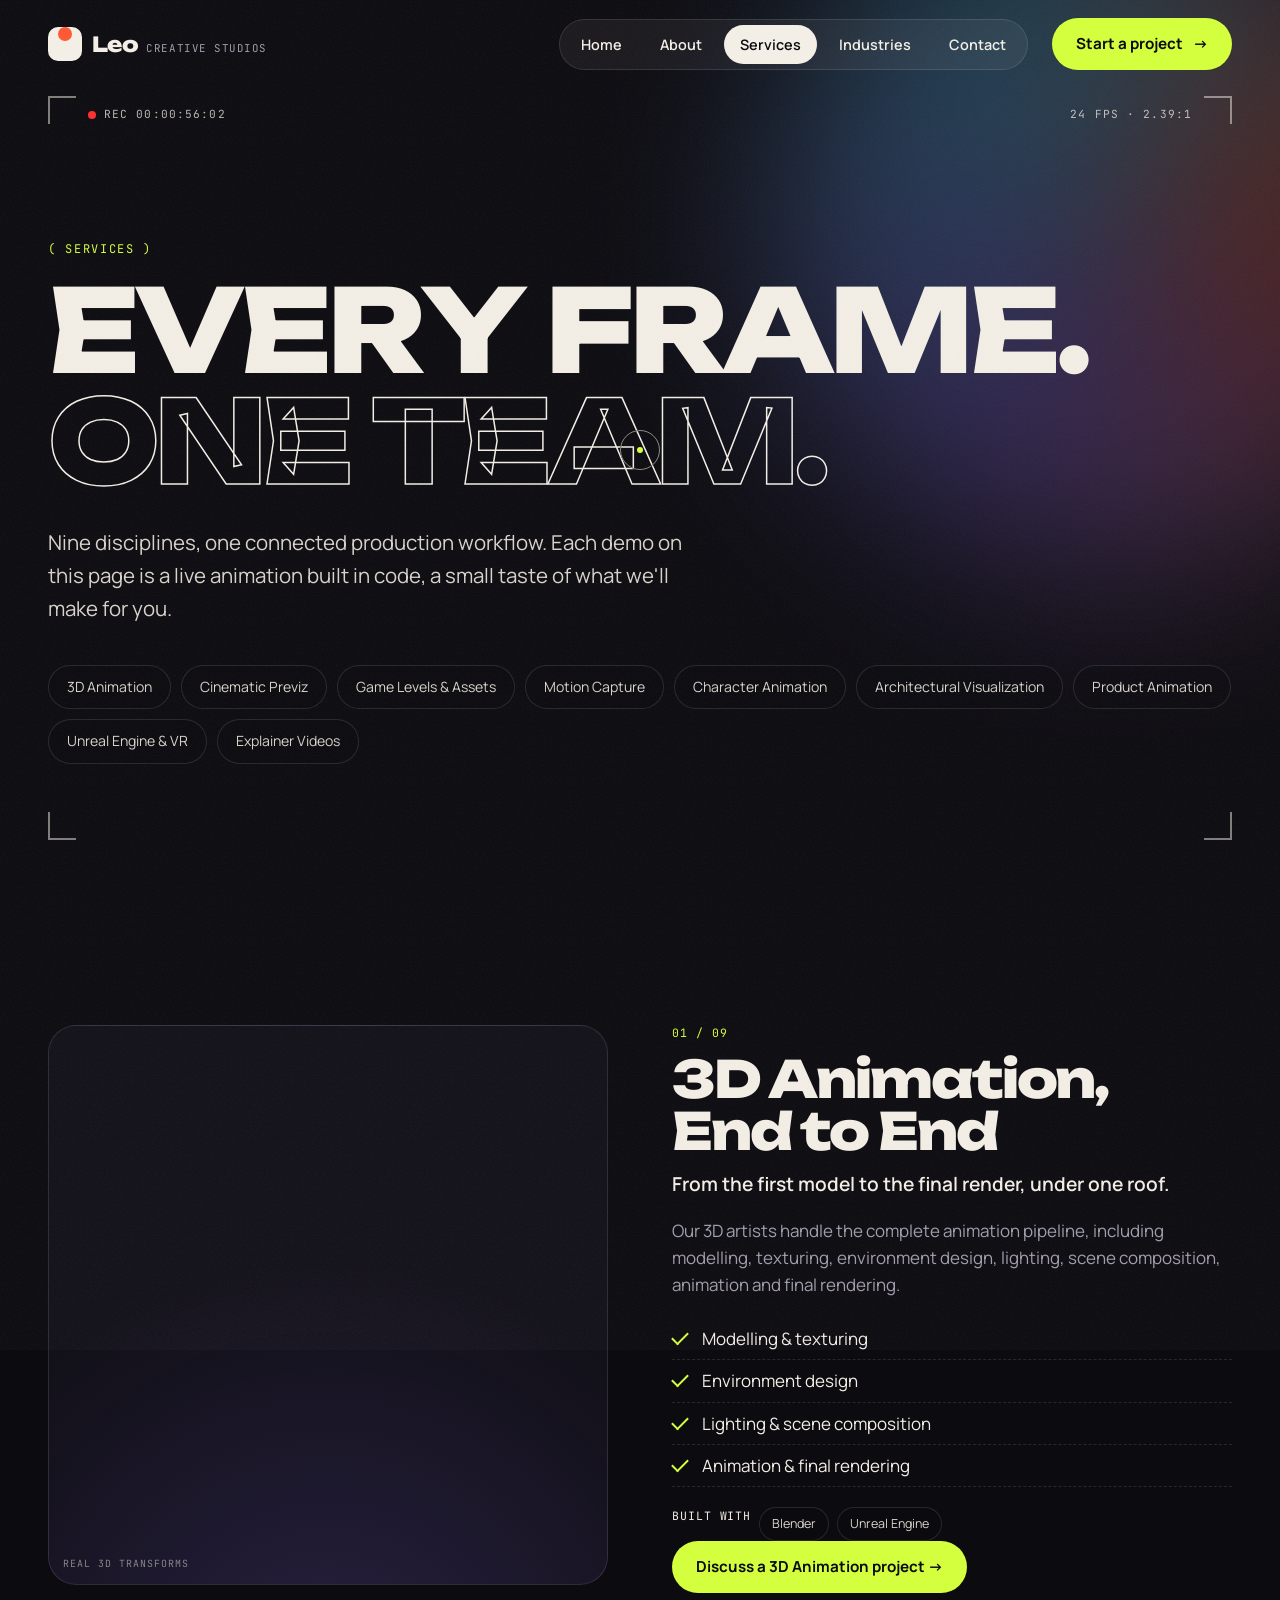
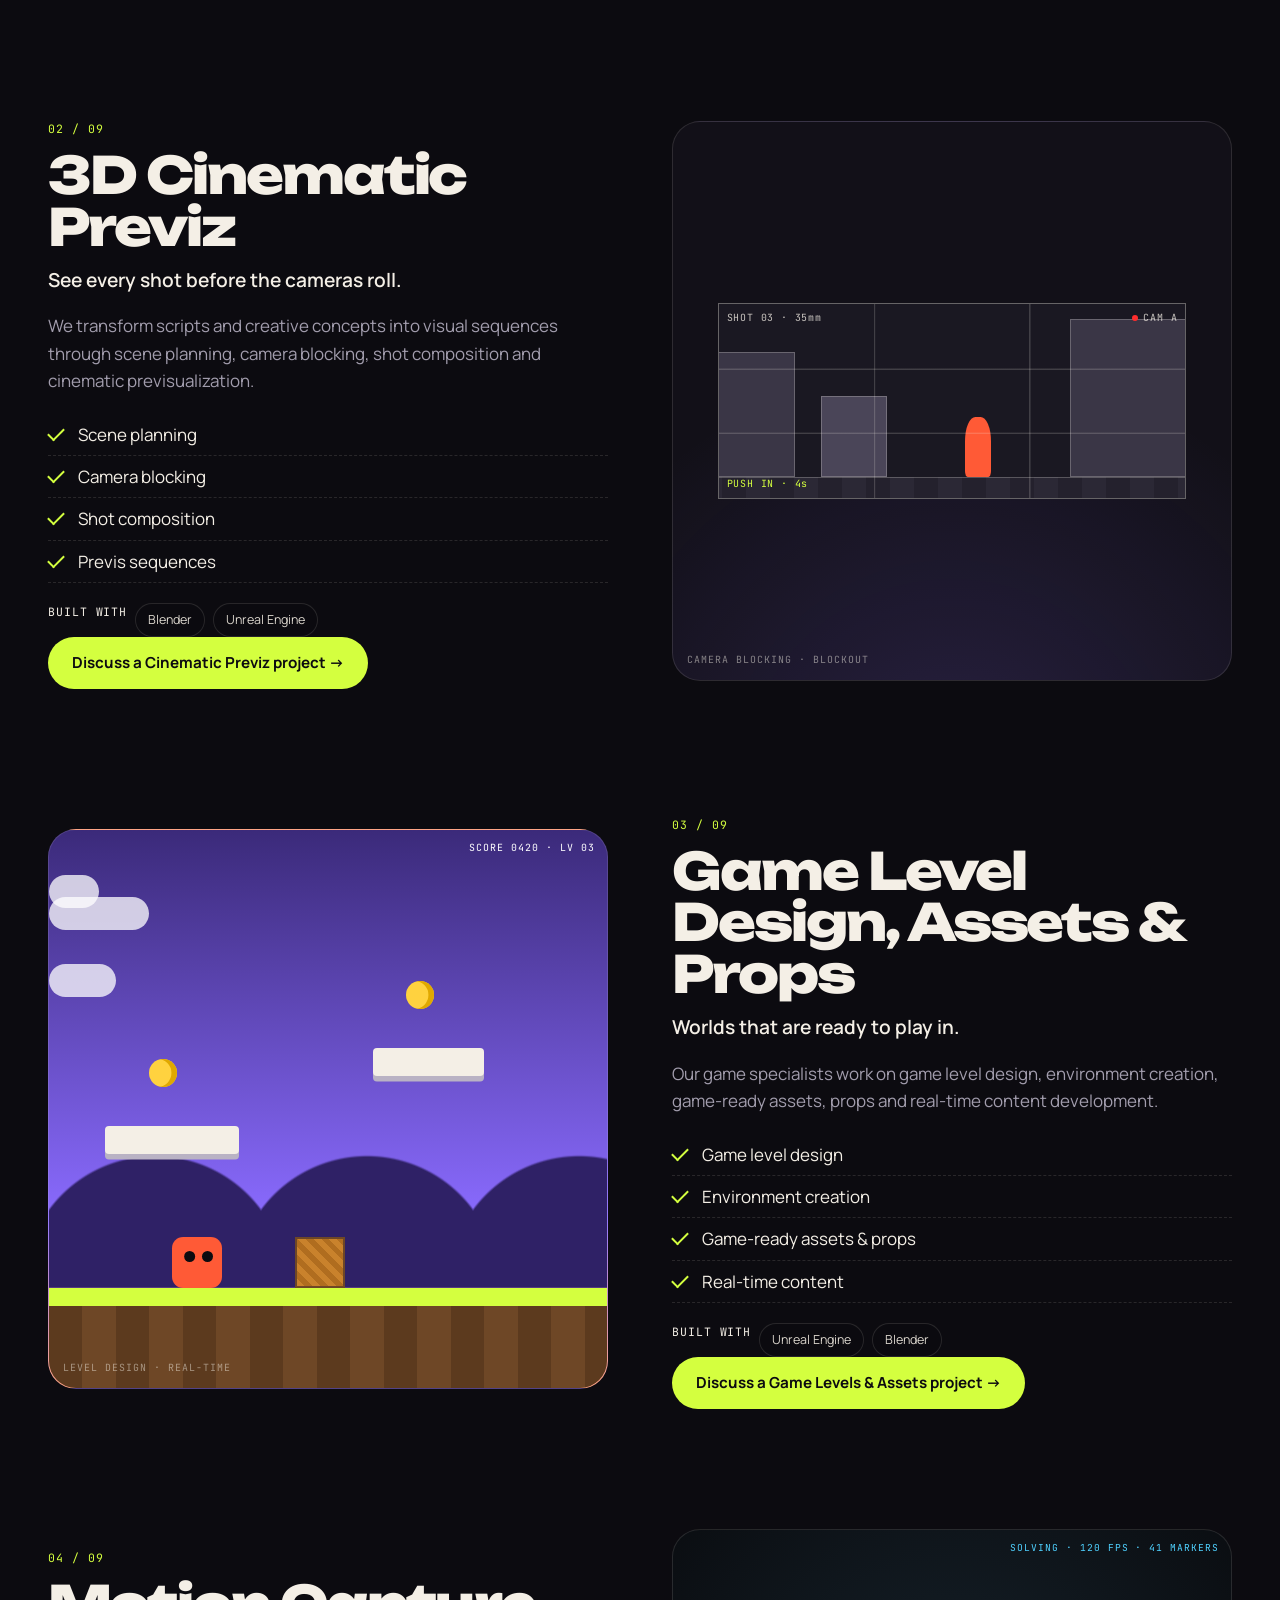
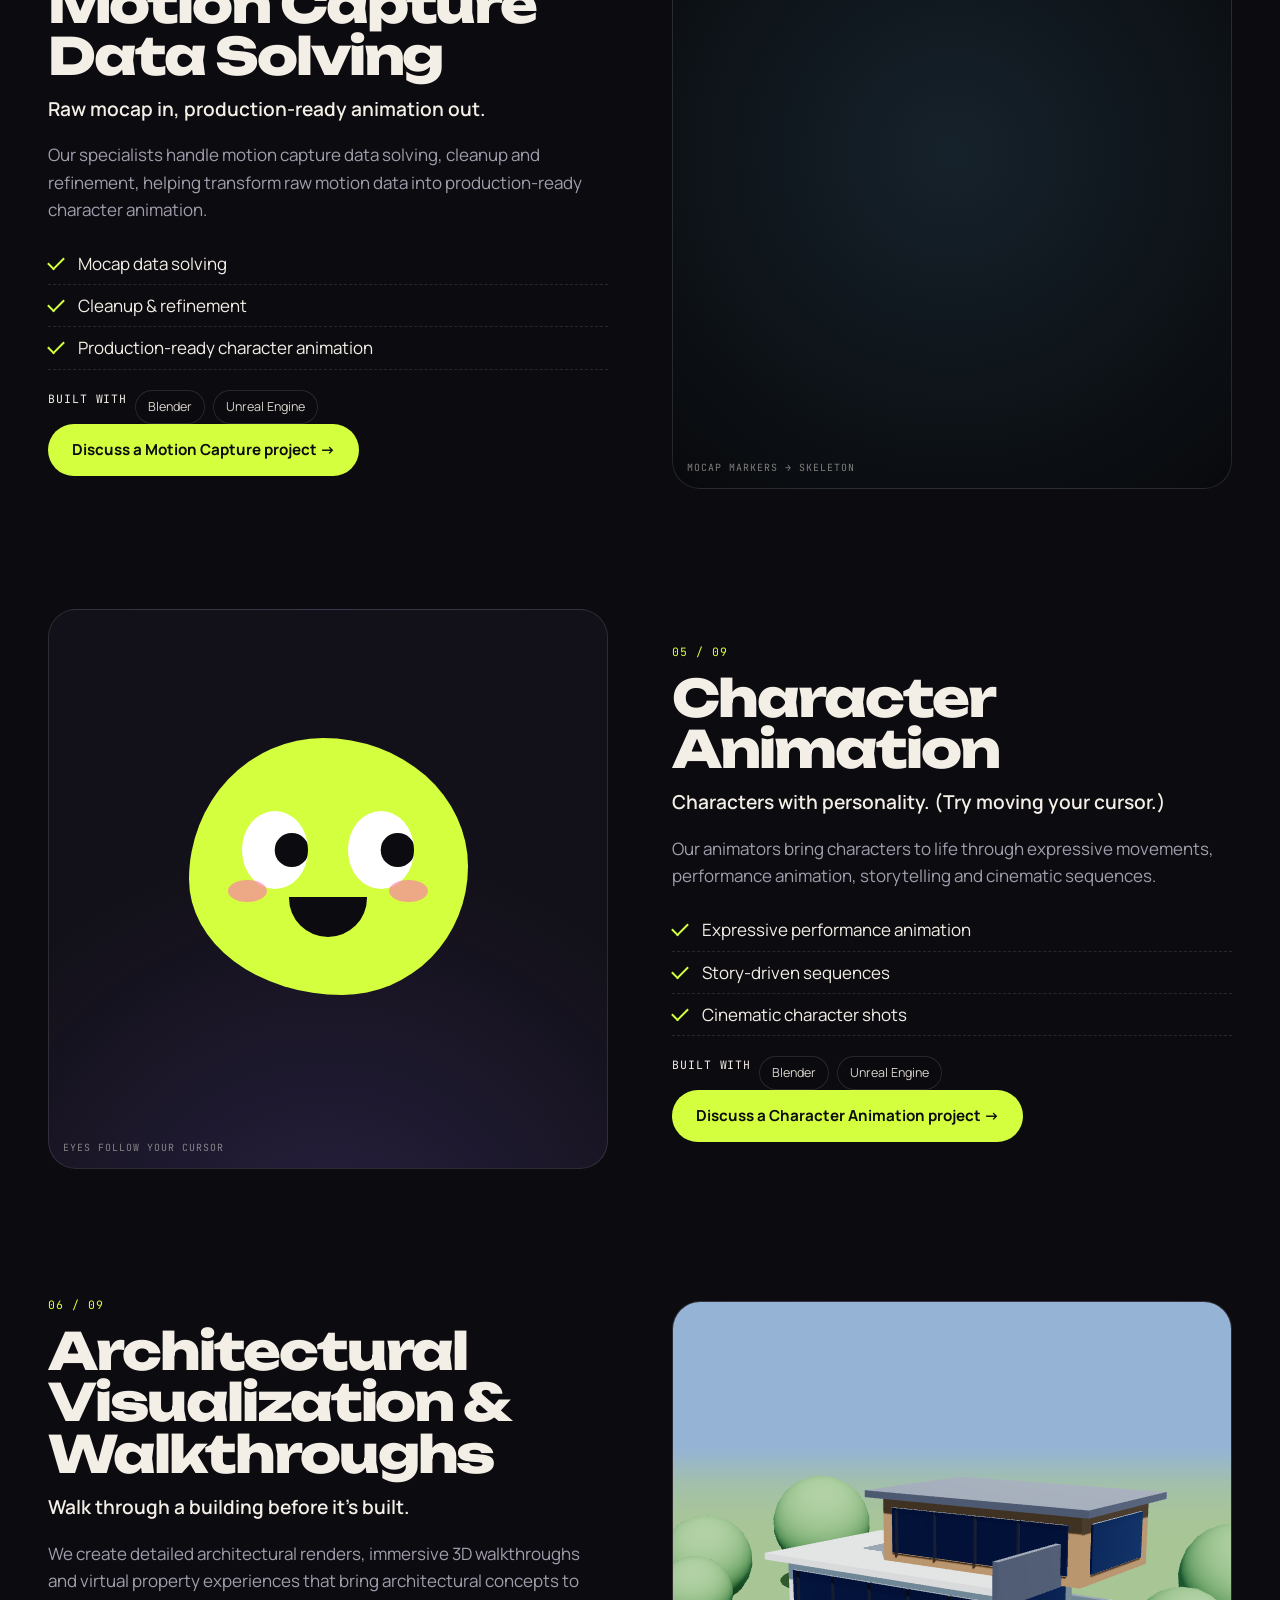
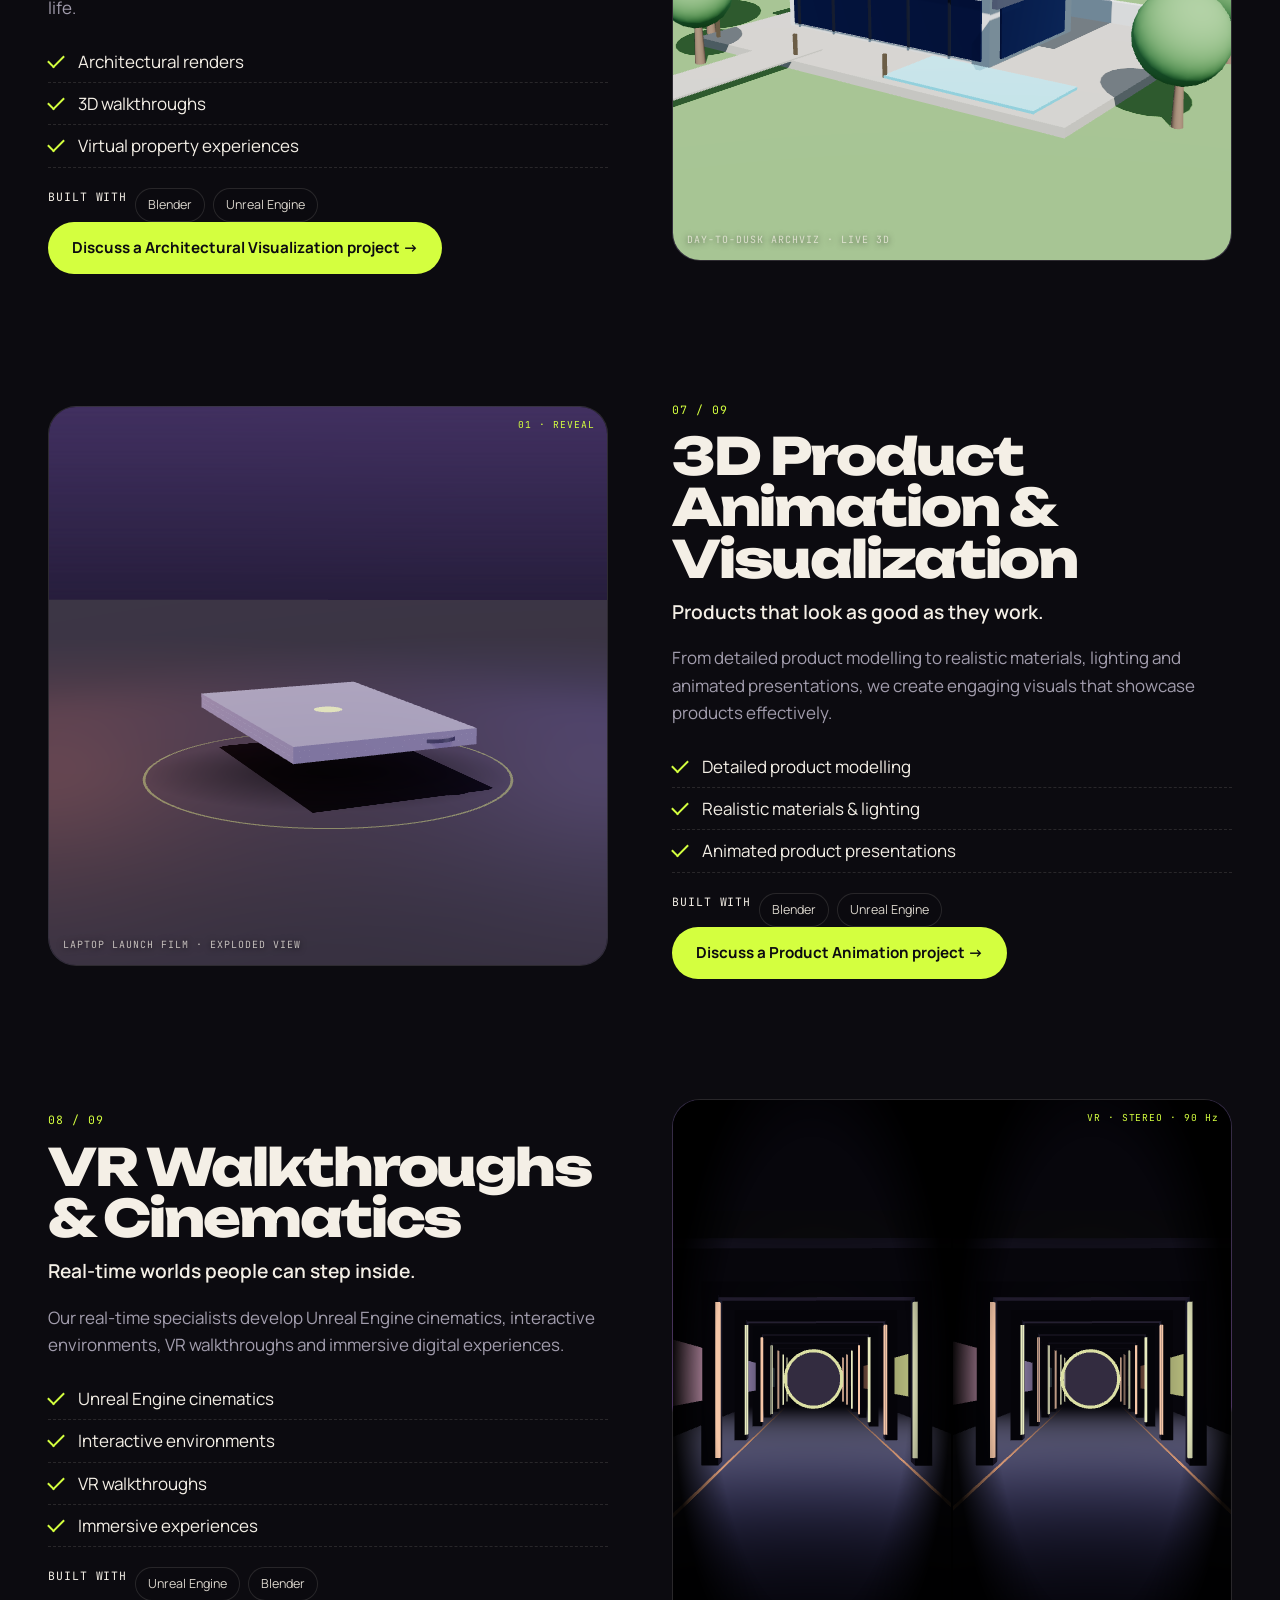
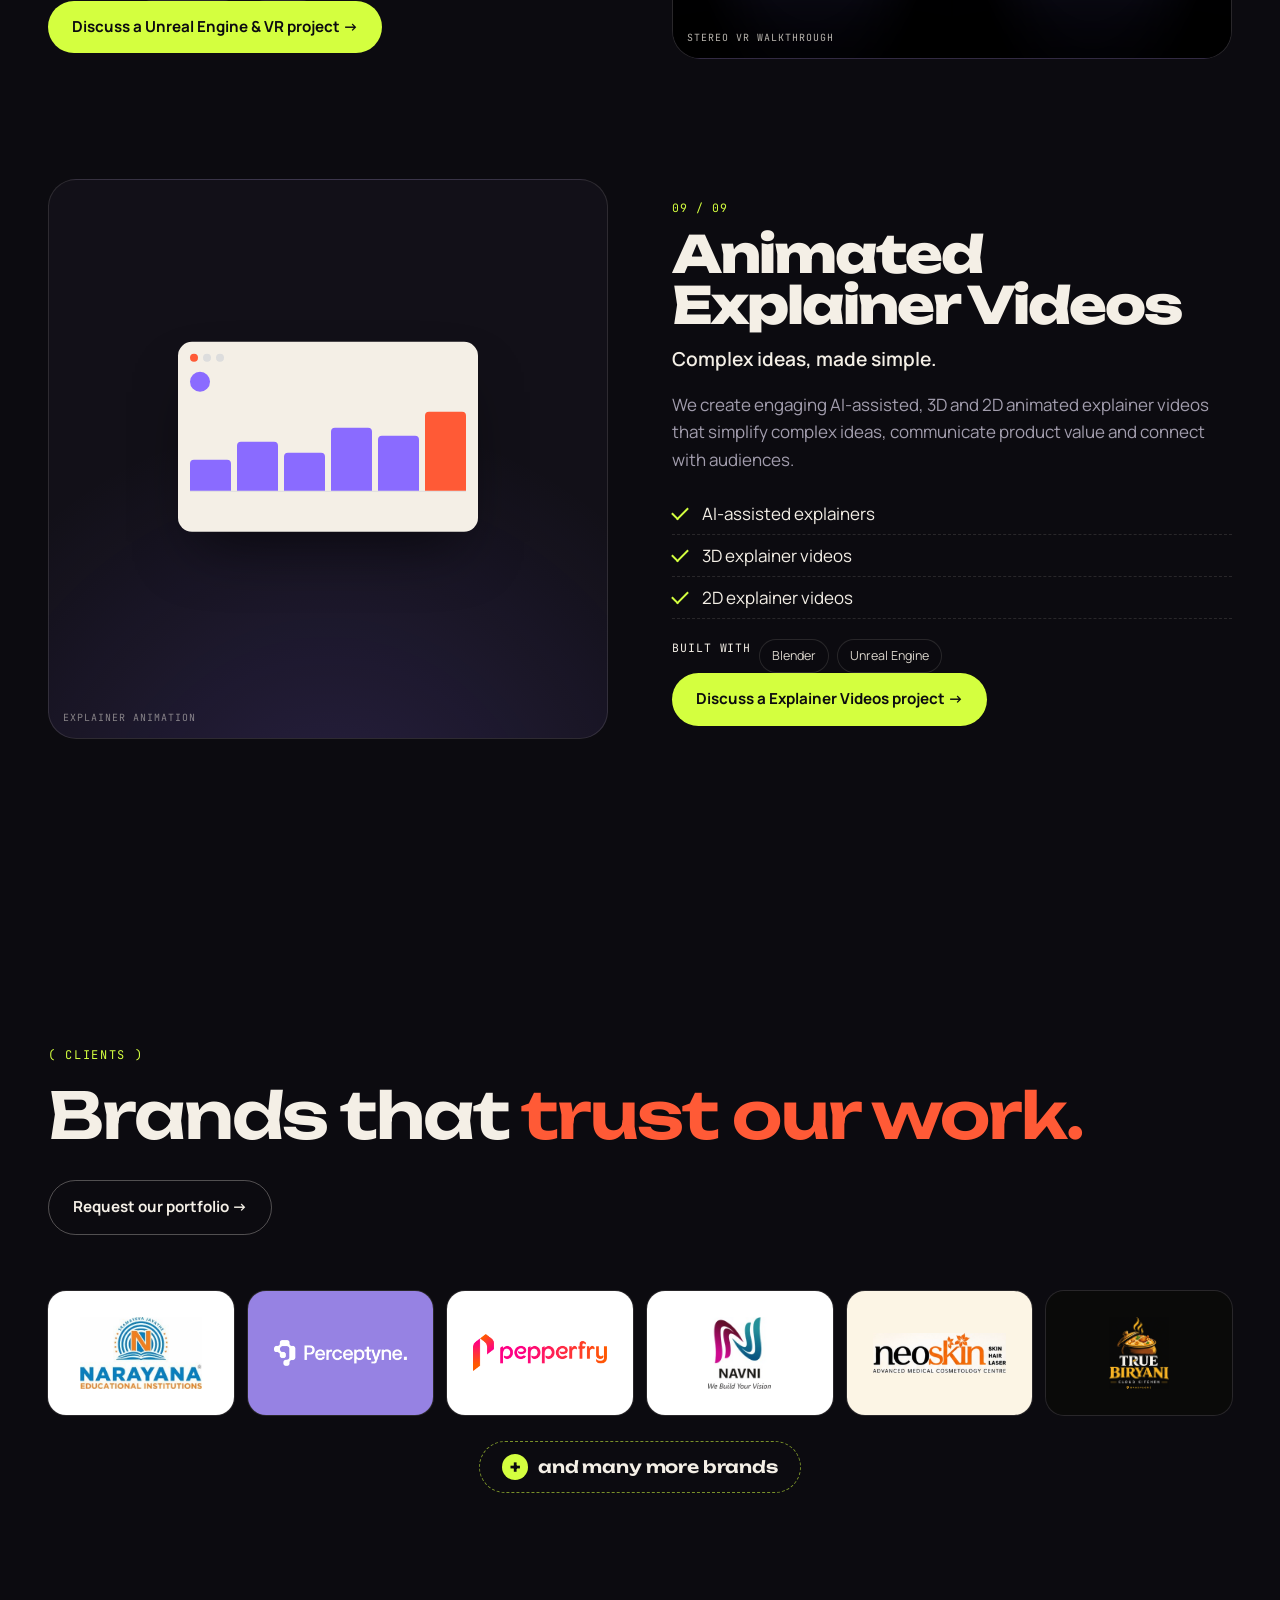
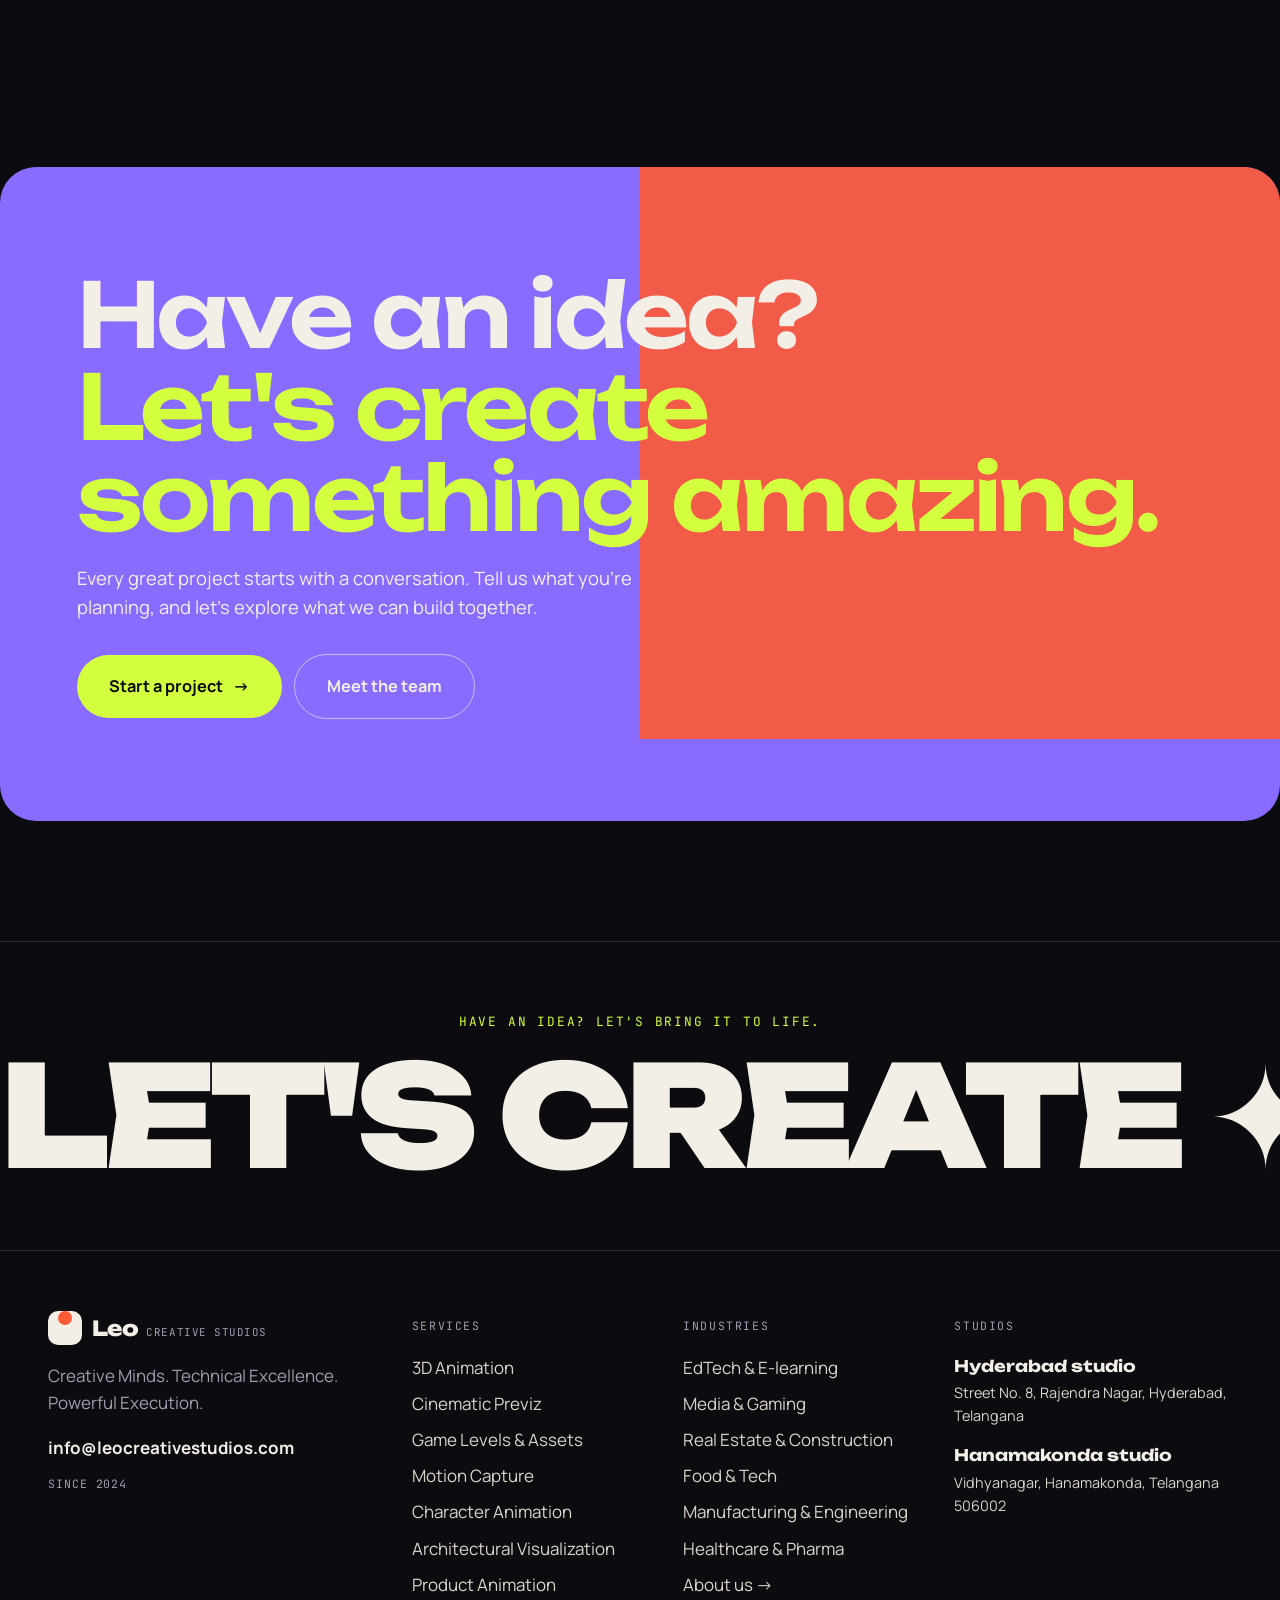
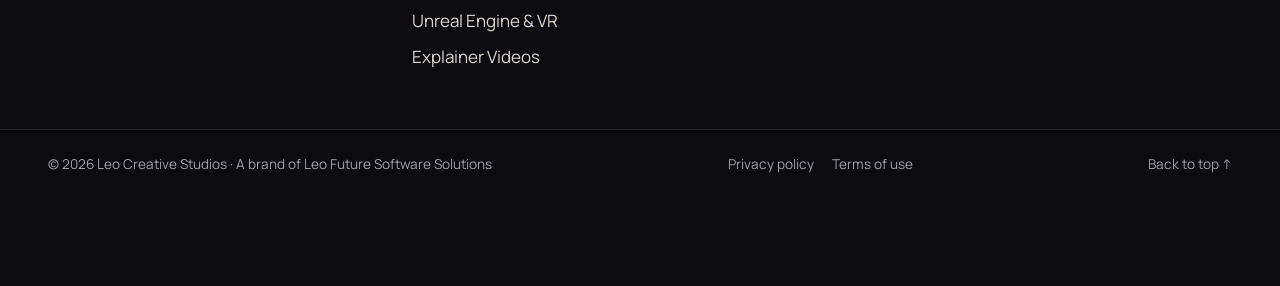
<file: services.html>
<!doctype html>
<html lang="en">
<head>
<meta charset="utf-8">
<meta name="viewport" content="width=device-width, initial-scale=1">
<title>Services | 3D Animation, Previz, Game Assets, Mocap &amp; VR | Leo Creative Studios</title>
<meta name="description" content="End-to-end 3D animation, cinematic previz, game level design and assets, motion capture data solving, character animation, architectural visualization, product animation, VR walkthroughs and explainer videos.">
<link rel="canonical" href="https://www.leocreativestudios.com/services.html">
<meta property="og:title" content="Services | 3D Animation, Previz, Game Assets, Mocap &amp; VR | Leo Creative Studios"><meta property="og:description" content="End-to-end 3D animation, cinematic previz, game level design and assets, motion capture data solving, character animation, architectural visualization, product animation, VR walkthroughs and explainer videos."><meta property="og:type" content="website">
<meta name="theme-color" content="#0c0b10">
<link rel="icon" href="data:image/svg+xml,%3Csvg xmlns='http://www.w3.org/2000/svg' viewBox='0 0 32 32'%3E%3Crect width='32' height='32' rx='8' fill='%230c0b10'/%3E%3Ccircle cx='16' cy='17' r='8' fill='%23ff5a36'/%3E%3C/svg%3E">
<link rel="preconnect" href="https://fonts.googleapis.com"><link rel="preconnect" href="https://fonts.gstatic.com" crossorigin>
<link href="https://fonts.googleapis.com/css2?family=Unbounded:wght@300;400;600;800;900&family=Manrope:wght@400;500;600;700&family=JetBrains+Mono:wght@400;600&display=swap" rel="stylesheet">
<link rel="stylesheet" href="assets/css/style.css">
<script>document.documentElement.classList.add('js');window.SITE={"email": "info@leocreativestudios.com", "endpoint": "", "name": "Leo"};</script>
<script type="application/ld+json">{"@context": "https://schema.org", "@type": "ProfessionalService", "name": "Leo Creative Studios", "legalName": "Leo Future Software Solutions", "url": "https://www.leocreativestudios.com", "email": "info@leocreativestudios.com", "description": "A multidisciplinary creative production studio bringing together 3D artists, animators, game developers and technology specialists to create extraordinary digital experiences.", "foundingDate": "2024", "address": [{"@type": "PostalAddress", "streetAddress": "Street No. 8, Rajendra Nagar, Hyderabad, Telangana", "addressRegion": "Telangana", "addressCountry": "IN"}, {"@type": "PostalAddress", "streetAddress": "Vidhyanagar, Hanamakonda, Telangana 506002", "addressRegion": "Telangana", "addressCountry": "IN"}]}</script>

</head>
<body class="">
<div class="wipe" aria-hidden="true"><span></span><span></span><span></span><span></span><span></span></div>
<div class="grain" aria-hidden="true"></div>
<div class="cursor" aria-hidden="true"><span class="cursor-label"></span></div><div class="cursor-dot" aria-hidden="true"></div>
<header class="nav" id="nav">
  <a class="logo" href="index.html" aria-label="Leo Creative Studios home"><span class="logo-mark" aria-hidden="true"><i></i></span><span class="logo-word">Leo<em>Creative Studios</em></span></a>
  <nav class="nav-links" aria-label="Primary"><a href="index.html" class=""><span data-hover="Home">Home</span></a><a href="about.html" class=""><span data-hover="About">About</span></a><a href="services.html" class="is-active"><span data-hover="Services">Services</span></a><a href="industries.html" class=""><span data-hover="Industries">Industries</span></a><a href="contact.html" class=""><span data-hover="Contact">Contact</span></a></nav>
  <a class="btn btn-solid nav-cta magnetic" href="contact.html">Start a project <span class="arrow">→</span></a>
  <button class="burger" aria-label="Open menu" aria-expanded="false"><span></span><span></span></button>
</header>
<div class="menu" aria-hidden="true">
  <nav><a href="index.html" style="--i:0"><small>01</small>Home</a><a href="about.html" style="--i:1"><small>02</small>About</a><a href="services.html" style="--i:2"><small>03</small>Services</a><a href="industries.html" style="--i:3"><small>04</small>Industries</a><a href="contact.html" style="--i:4"><small>05</small>Contact</a></nav>
  <div class="menu-foot"><a href="mailto:info@leocreativestudios.com">info@leocreativestudios.com</a><span>Hyderabad, Telangana, India</span></div>
</div>
<main id="main"><section class="phero">
  <div class="viewfinder" aria-hidden="true"><i class="tl"></i><i class="tr"></i><i class="bl"></i><i class="br"></i><span class="vf-rec"><b></b> REC <span data-tc>00:00:00:00</span></span><span class="vf-meta">24 FPS · 2.39:1</span></div>
  <div class="container"><p class="eyebrow reveal">( Services )</p><h1 class="ptitle"><span class="line"><span data-split>Every frame.</span></span><span class="line"><span data-split><span class='outline'>One team.</span></span></span></h1><div class="lead reveal"><p>Nine disciplines, one connected production workflow. Each demo on this page is a live animation built in code, a small taste of what we'll make for you.</p></div><div class="chips reveal"><a class="chip chip-lg" href="#3d-animation">3D Animation</a><a class="chip chip-lg" href="#cinematic-previz">Cinematic Previz</a><a class="chip chip-lg" href="#game-assets">Game Levels & Assets</a><a class="chip chip-lg" href="#motion-capture">Motion Capture</a><a class="chip chip-lg" href="#character-animation">Character Animation</a><a class="chip chip-lg" href="#architectural-visualization">Architectural Visualization</a><a class="chip chip-lg" href="#product-animation">Product Animation</a><a class="chip chip-lg" href="#vr-walkthroughs">Unreal Engine & VR</a><a class="chip chip-lg" href="#explainer-videos">Explainer Videos</a></div></div>
</section>
<section class="section"><div class="container svc-list"><article class="svc reveal " id="3d-animation">
  <div class="svc-stage"><div class="demo demo-cube"><div class="cube"><i class="f1"></i><i class="f2"></i><i class="f3"></i><i class="f4"></i><i class="f5"></i><i class="f6"></i></div><span class="demo-cap">Real 3D transforms</span></div></div>
  <div class="svc-body"><span class="mono svc-idx">01 / 09</span><h2>3D Animation, End to End</h2><p class="svc-tag">From the first model to the final render, under one roof.</p><p class="muted">Our 3D artists handle the complete animation pipeline, including modelling, texturing, environment design, lighting, scene composition, animation and final rendering.</p>
    <ul class="ticks"><li>Modelling & texturing</li><li>Environment design</li><li>Lighting & scene composition</li><li>Animation & final rendering</li></ul>
    <div class="tools"><span class="tools-label mono">Built with</span><span class="chip">Blender</span><span class="chip">Unreal Engine</span></div>
    <a class="btn btn-solid magnetic" href="contact.html?service=3d-animation">Discuss a 3D Animation project →</a></div>
</article><article class="svc reveal flip" id="cinematic-previz">
  <div class="svc-stage"><div class="demo demo-previz"><div class="pv-frame"><div class="pv-world"><i class="b1"></i><i class="b2"></i><i class="b3"></i><i class="b4"></i><i class="fig"></i></div><span class="pv-thirds"></span><span class="pv-tag pv-tl">SHOT 03 · 35mm</span><span class="pv-tag pv-tr"><b></b> CAM A</span><span class="pv-tag pv-bl">PUSH IN · 4s</span></div><span class="demo-cap">Camera blocking · blockout</span></div></div>
  <div class="svc-body"><span class="mono svc-idx">02 / 09</span><h2>3D Cinematic Previz</h2><p class="svc-tag">See every shot before the cameras roll.</p><p class="muted">We transform scripts and creative concepts into visual sequences through scene planning, camera blocking, shot composition and cinematic previsualization.</p>
    <ul class="ticks"><li>Scene planning</li><li>Camera blocking</li><li>Shot composition</li><li>Previs sequences</li></ul>
    <div class="tools"><span class="tools-label mono">Built with</span><span class="chip">Blender</span><span class="chip">Unreal Engine</span></div>
    <a class="btn btn-solid magnetic" href="contact.html?service=cinematic-previz">Discuss a Cinematic Previz project →</a></div>
</article><article class="svc reveal " id="game-assets">
  <div class="svc-stage"><div class="demo demo-level"><div class="lv-sky"><i></i><i></i><i></i></div><div class="lv-hills"></div><div class="lv-run"><i class="lv-plat p1"></i><i class="lv-plat p2"></i><i class="lv-coin c1"></i><i class="lv-coin c2"></i><i class="lv-crate"></i></div><div class="lv-hero"></div><div class="lv-ground"></div><span class="lv-hud">SCORE 0420 · LV 03</span><span class="demo-cap">Level design · real-time</span></div></div>
  <div class="svc-body"><span class="mono svc-idx">03 / 09</span><h2>Game Level Design, Assets & Props</h2><p class="svc-tag">Worlds that are ready to play in.</p><p class="muted">Our game specialists work on game level design, environment creation, game-ready assets, props and real-time content development.</p>
    <ul class="ticks"><li>Game level design</li><li>Environment creation</li><li>Game-ready assets & props</li><li>Real-time content</li></ul>
    <div class="tools"><span class="tools-label mono">Built with</span><span class="chip">Unreal Engine</span><span class="chip">Blender</span></div>
    <a class="btn btn-solid magnetic" href="contact.html?service=game-assets">Discuss a Game Levels & Assets project →</a></div>
</article><article class="svc reveal flip" id="motion-capture">
  <div class="svc-stage"><div class="demo demo-mocap"><canvas></canvas><span class="mc-hud">SOLVING · 120 FPS · 41 MARKERS</span><span class="demo-cap">Mocap markers → skeleton</span></div></div>
  <div class="svc-body"><span class="mono svc-idx">04 / 09</span><h2>Motion Capture Data Solving</h2><p class="svc-tag">Raw mocap in, production-ready animation out.</p><p class="muted">Our specialists handle motion capture data solving, cleanup and refinement, helping transform raw motion data into production-ready character animation.</p>
    <ul class="ticks"><li>Mocap data solving</li><li>Cleanup & refinement</li><li>Production-ready character animation</li></ul>
    <div class="tools"><span class="tools-label mono">Built with</span><span class="chip">Blender</span><span class="chip">Unreal Engine</span></div>
    <a class="btn btn-solid magnetic" href="contact.html?service=motion-capture">Discuss a Motion Capture project →</a></div>
</article><article class="svc reveal " id="character-animation">
  <div class="svc-stage"><div class="demo demo-face"><div class="face"><div class="eye"><i></i></div><div class="eye"><i></i></div><div class="mouth"></div><div class="cheek l"></div><div class="cheek r"></div></div><span class="demo-cap">Eyes follow your cursor</span></div></div>
  <div class="svc-body"><span class="mono svc-idx">05 / 09</span><h2>Character Animation</h2><p class="svc-tag">Characters with personality. (Try moving your cursor.)</p><p class="muted">Our animators bring characters to life through expressive movements, performance animation, storytelling and cinematic sequences.</p>
    <ul class="ticks"><li>Expressive performance animation</li><li>Story-driven sequences</li><li>Cinematic character shots</li></ul>
    <div class="tools"><span class="tools-label mono">Built with</span><span class="chip">Blender</span><span class="chip">Unreal Engine</span></div>
    <a class="btn btn-solid magnetic" href="contact.html?service=character-animation">Discuss a Character Animation project →</a></div>
</article><article class="svc reveal flip" id="architectural-visualization">
  <div class="svc-stage"><div class="demo demo-iso demo-3d" data-scene="arch"><canvas class="d3" aria-hidden="true"></canvas><div class="iso-wrap"><div class="iso"><i style="--i:0"></i><i style="--i:1"></i><i style="--i:2"></i><i style="--i:3"></i><i style="--i:4"></i><i style="--i:5"></i><i style="--i:6"></i><i style="--i:7"></i></div></div><span class="demo-cap">Day-to-dusk archviz · live 3D</span></div></div>
  <div class="svc-body"><span class="mono svc-idx">06 / 09</span><h2>Architectural Visualization & Walkthroughs</h2><p class="svc-tag">Walk through a building before it's built.</p><p class="muted">We create detailed architectural renders, immersive 3D walkthroughs and virtual property experiences that bring architectural concepts to life.</p>
    <ul class="ticks"><li>Architectural renders</li><li>3D walkthroughs</li><li>Virtual property experiences</li></ul>
    <div class="tools"><span class="tools-label mono">Built with</span><span class="chip">Blender</span><span class="chip">Unreal Engine</span></div>
    <a class="btn btn-solid magnetic" href="contact.html?service=architectural-visualization">Discuss a Architectural Visualization project →</a></div>
</article><article class="svc reveal " id="product-animation">
  <div class="svc-stage"><div class="demo demo-phone demo-3d" data-scene="laptop"><canvas class="d3" aria-hidden="true"></canvas><div class="phone"><div class="screen"><div class="scroller"><span></span><span></span><span></span><span></span><span></span><span></span></div></div></div><div class="phone-shadow"></div><span class="pd-hud gl-only">01 · REVEAL</span><span class="demo-cap">Laptop launch film · exploded view</span></div></div>
  <div class="svc-body"><span class="mono svc-idx">07 / 09</span><h2>3D Product Animation & Visualization</h2><p class="svc-tag">Products that look as good as they work.</p><p class="muted">From detailed product modelling to realistic materials, lighting and animated presentations, we create engaging visuals that showcase products effectively.</p>
    <ul class="ticks"><li>Detailed product modelling</li><li>Realistic materials & lighting</li><li>Animated product presentations</li></ul>
    <div class="tools"><span class="tools-label mono">Built with</span><span class="chip">Blender</span><span class="chip">Unreal Engine</span></div>
    <a class="btn btn-solid magnetic" href="contact.html?service=product-animation">Discuss a Product Animation project →</a></div>
</article><article class="svc reveal flip" id="vr-walkthroughs">
  <div class="svc-stage"><div class="demo demo-grid demo-3d" data-scene="vr"><canvas class="d3" aria-hidden="true"></canvas><div class="sun"></div><div class="plane"></div><div class="gem"><i></i><i></i><i></i></div><div class="vr-mask gl-only" aria-hidden="true"><i></i><i></i></div><span class="vr-hud gl-only">VR · STEREO · 90 Hz</span><span class="demo-cap">Stereo VR walkthrough</span></div></div>
  <div class="svc-body"><span class="mono svc-idx">08 / 09</span><h2>VR Walkthroughs & Cinematics</h2><p class="svc-tag">Real-time worlds people can step inside.</p><p class="muted">Our real-time specialists develop Unreal Engine cinematics, interactive environments, VR walkthroughs and immersive digital experiences.</p>
    <ul class="ticks"><li>Unreal Engine cinematics</li><li>Interactive environments</li><li>VR walkthroughs</li><li>Immersive experiences</li></ul>
    <div class="tools"><span class="tools-label mono">Built with</span><span class="chip">Unreal Engine</span><span class="chip">Blender</span></div>
    <a class="btn btn-solid magnetic" href="contact.html?service=vr-walkthroughs">Discuss a Unreal Engine & VR project →</a></div>
</article><article class="svc reveal " id="explainer-videos">
  <div class="svc-stage"><div class="demo demo-ui"><div class="ui-card"><div class="ui-head"><i></i><i></i><i></i></div><div class="ui-row"><b class="ui-av"></b><span class="ui-l"></span></div><div class="ui-chart"><b style="--h:35%;--i:0"></b><b style="--h:55%;--i:1"></b><b style="--h:42%;--i:2"></b><b style="--h:70%;--i:3"></b><b style="--h:62%;--i:4"></b><b style="--h:88%;--i:5"></b></div><div class="ui-ok">✓ Idea explained</div></div><span class="demo-cap">Explainer animation</span></div></div>
  <div class="svc-body"><span class="mono svc-idx">09 / 09</span><h2>Animated Explainer Videos</h2><p class="svc-tag">Complex ideas, made simple.</p><p class="muted">We create engaging AI-assisted, 3D and 2D animated explainer videos that simplify complex ideas, communicate product value and connect with audiences.</p>
    <ul class="ticks"><li>AI-assisted explainers</li><li>3D explainer videos</li><li>2D explainer videos</li></ul>
    <div class="tools"><span class="tools-label mono">Built with</span><span class="chip">Blender</span><span class="chip">Unreal Engine</span></div>
    <a class="btn btn-solid magnetic" href="contact.html?service=explainer-videos">Discuss a Explainer Videos project →</a></div>
</article></div></section>
<section class="section clients-sec"><div class="container"><div class="sec-head"><div><p class="eyebrow">( Clients )</p><h2 class="h2 reveal">Brands that <em>trust our work.</em></h2></div><a class="btn btn-ghost reveal" href="contact.html">Request our portfolio →</a></div><div class="client-wall reveal"><div class="client" style="--cbg:#ffffff;--i:0"><img src="assets/img/clients/narayana.png" alt="Narayana Educational Institutions" loading="lazy"></div><div class="client" style="--cbg:#9682e3;--i:1"><img src="assets/img/clients/perceptyne.png" alt="Perceptyne" loading="lazy"></div><div class="client" style="--cbg:#ffffff;--i:2"><img src="assets/img/clients/pepperfry.png" alt="Pepperfry" loading="lazy"></div><div class="client" style="--cbg:#ffffff;--i:3"><img src="assets/img/clients/navni.png" alt="NAVNI" loading="lazy"></div><div class="client" style="--cbg:#fcf5e5;--i:4"><img src="assets/img/clients/neoskin.png" alt="Neoskin" loading="lazy"></div><div class="client" style="--cbg:#0a0a09;--i:5"><img src="assets/img/clients/true-biryani.png" alt="True Biryani" loading="lazy"></div></div><p class="many-more reveal"><span class="mm-plus" aria-hidden="true">+</span> and many more brands</p></div></section><section class="cta-band"><div class="container cta-inner reveal">
  <div class="cta-blob" aria-hidden="true"></div>
  <h2 class="h2">Have an idea?<br><em>Let's create something amazing.</em></h2><p>Every great project starts with a conversation. Tell us what you're planning, and let's explore what we can build together.</p>
  <div class="row-btns"><a class="btn btn-solid btn-lg magnetic" href="contact.html">Start a project <span class="arrow">→</span></a><a class="btn btn-ghost btn-lg" href="about.html">Meet the team</a></div>
</div></section></main>
<footer class="footer">
  <a href="contact.html" class="footer-cta" data-cursor="Let's talk">
    <span class="fc-small">Have an idea? Let's bring it to life.</span>
    <span class="fc-big"><span class="fc-track"><span>Let's create&nbsp;✦&nbsp;</span><span>Let's create&nbsp;✦&nbsp;</span><span>Let's create&nbsp;✦&nbsp;</span><span>Let's create&nbsp;✦&nbsp;</span></span></span>
  </a>
  <div class="container footer-grid">
    <div class="footer-brand"><a class="logo" href="index.html" aria-label="Leo Creative Studios home"><span class="logo-mark" aria-hidden="true"><i></i></span><span class="logo-word">Leo<em>Creative Studios</em></span></a><p>Creative Minds. Technical Excellence. Powerful Execution.</p>
      <a class="footer-mail" href="mailto:info@leocreativestudios.com">info@leocreativestudios.com</a><p class="mono since">Since 2024</p></div>
    <div><h4>Services</h4><ul><li><a href="services.html#3d-animation">3D Animation</a></li><li><a href="services.html#cinematic-previz">Cinematic Previz</a></li><li><a href="services.html#game-assets">Game Levels & Assets</a></li><li><a href="services.html#motion-capture">Motion Capture</a></li><li><a href="services.html#character-animation">Character Animation</a></li><li><a href="services.html#architectural-visualization">Architectural Visualization</a></li><li><a href="services.html#product-animation">Product Animation</a></li><li><a href="services.html#vr-walkthroughs">Unreal Engine & VR</a></li><li><a href="services.html#explainer-videos">Explainer Videos</a></li></ul></div>
    <div><h4>Industries</h4><ul><li><a href="industries.html#edtech">EdTech & E-learning</a></li><li><a href="industries.html#media-gaming">Media & Gaming</a></li><li><a href="industries.html#real-estate">Real Estate & Construction</a></li><li><a href="industries.html#food-tech">Food & Tech</a></li><li><a href="industries.html#manufacturing">Manufacturing & Engineering</a></li><li><a href="industries.html#healthcare">Healthcare & Pharma</a></li><li><a href="about.html">About us →</a></li></ul></div>
    <div class="footer-studios"><h4>Studios</h4><div><h5>Hyderabad studio</h5><p>Street No. 8, Rajendra Nagar, Hyderabad, Telangana</p></div><div><h5>Hanamakonda studio</h5><p>Vidhyanagar, Hanamakonda, Telangana 506002</p></div></div>
  </div>
  <div class="container footer-bottom"><span>© 2026 Leo Creative Studios · A brand of Leo Future Software Solutions</span><span class="legal-links"><a href="privacy.html">Privacy policy</a><a href="terms.html">Terms of use</a></span><a href="#main" class="to-top">Back to top ↑</a></div>
</footer>

<a class="sticky-quote" href="contact.html">Start a project →</a>
<script src="assets/vendor/gsap.min.js"></script>
<script src="assets/vendor/ScrollTrigger.min.js"></script>
<script src="assets/js/main.js"></script>
<script src="assets/vendor/three.min.js"></script>

<script src="assets/js/demos3d.js"></script>
</body>
</html>
</file>
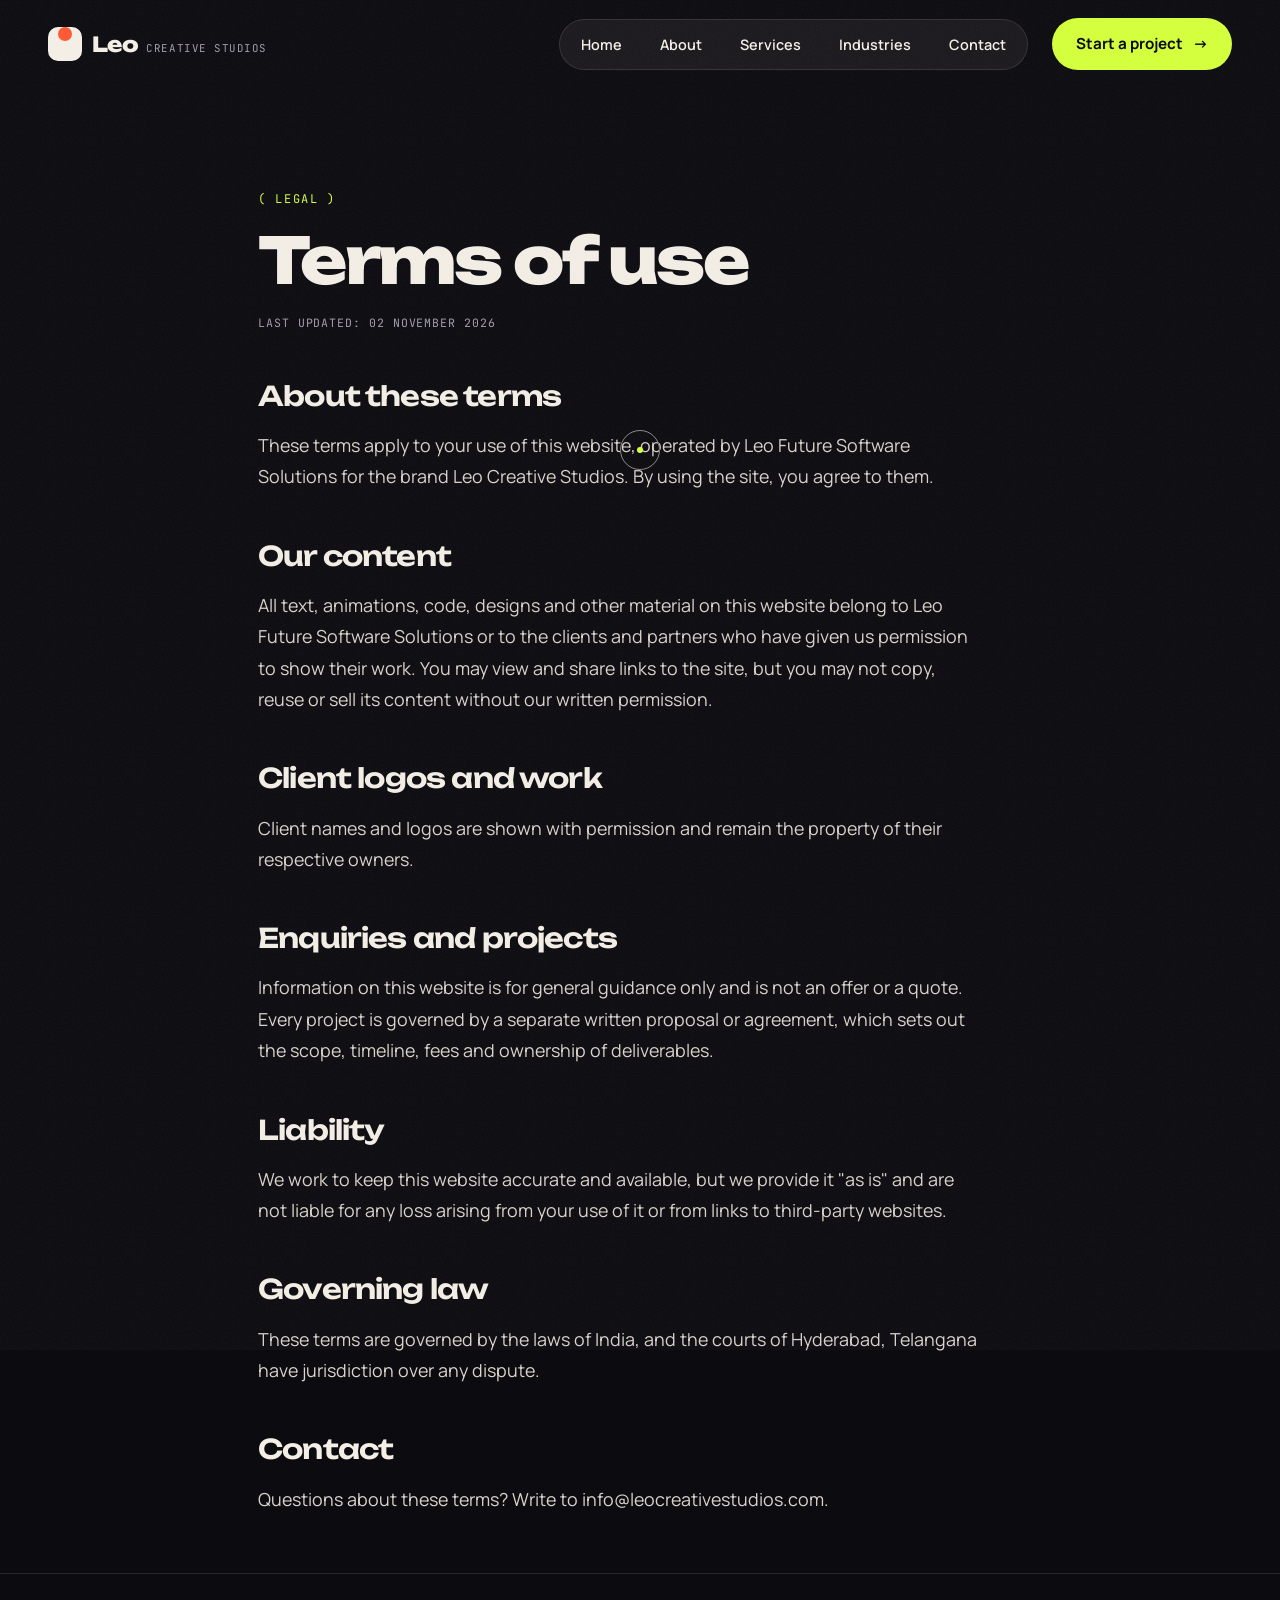
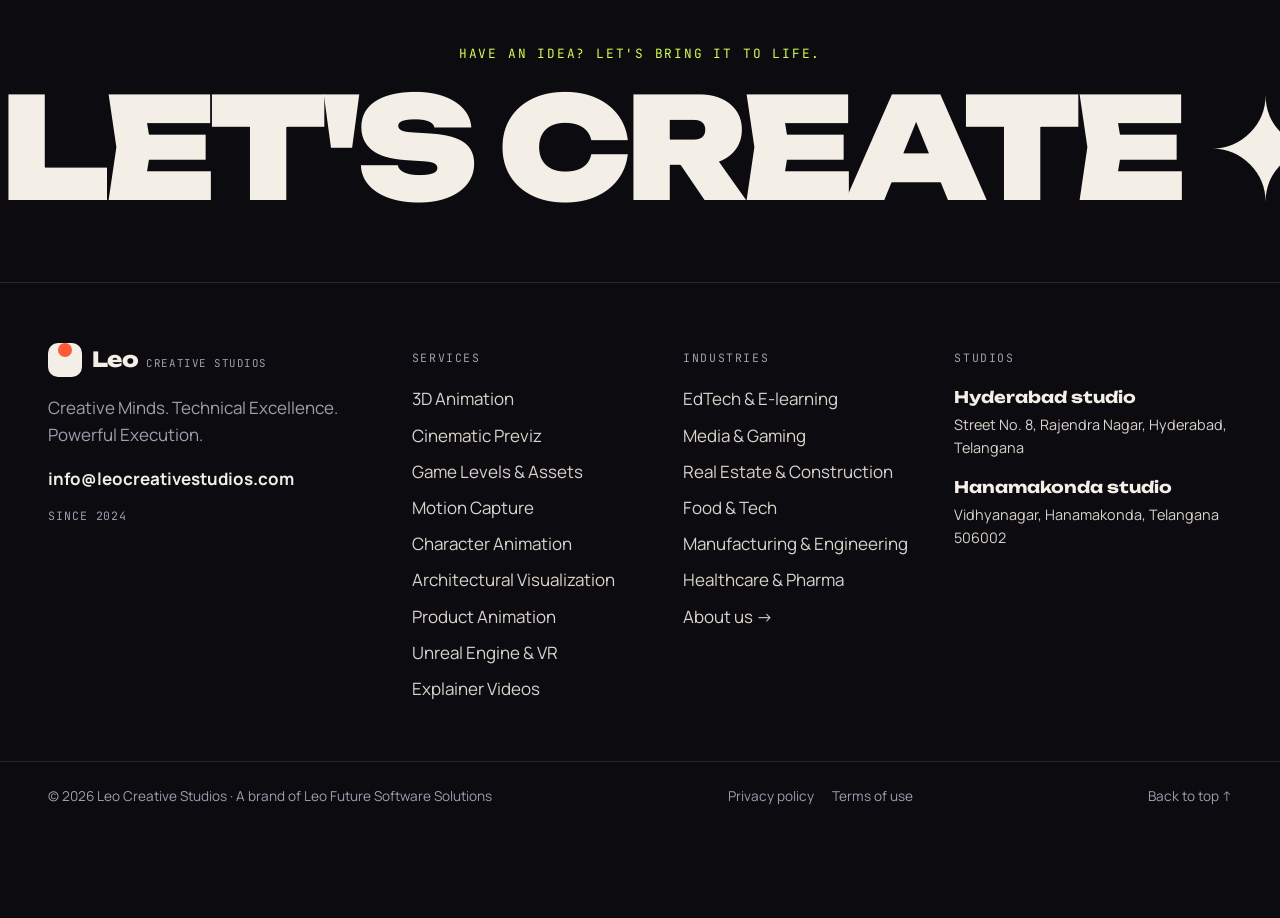
<file: terms.html>
<!doctype html>
<html lang="en">
<head>
<meta charset="utf-8">
<meta name="viewport" content="width=device-width, initial-scale=1">
<title>Terms of use | Leo Creative Studios</title>
<meta name="description" content="Terms of use for Leo Creative Studios, a brand of Leo Future Software Solutions.">
<link rel="canonical" href="https://www.leocreativestudios.com/terms.html">
<meta property="og:title" content="Terms of use | Leo Creative Studios"><meta property="og:description" content="Terms of use for Leo Creative Studios, a brand of Leo Future Software Solutions."><meta property="og:type" content="website">
<meta name="theme-color" content="#0c0b10">
<link rel="icon" href="data:image/svg+xml,%3Csvg xmlns='http://www.w3.org/2000/svg' viewBox='0 0 32 32'%3E%3Crect width='32' height='32' rx='8' fill='%230c0b10'/%3E%3Ccircle cx='16' cy='17' r='8' fill='%23ff5a36'/%3E%3C/svg%3E">
<link rel="preconnect" href="https://fonts.googleapis.com"><link rel="preconnect" href="https://fonts.gstatic.com" crossorigin>
<link href="https://fonts.googleapis.com/css2?family=Unbounded:wght@300;400;600;800;900&family=Manrope:wght@400;500;600;700&family=JetBrains+Mono:wght@400;600&display=swap" rel="stylesheet">
<link rel="stylesheet" href="assets/css/style.css">
<script>document.documentElement.classList.add('js');window.SITE={"email": "info@leocreativestudios.com", "endpoint": "", "name": "Leo"};</script>
<script type="application/ld+json">{"@context": "https://schema.org", "@type": "ProfessionalService", "name": "Leo Creative Studios", "legalName": "Leo Future Software Solutions", "url": "https://www.leocreativestudios.com", "email": "info@leocreativestudios.com", "description": "A multidisciplinary creative production studio bringing together 3D artists, animators, game developers and technology specialists to create extraordinary digital experiences.", "foundingDate": "2024", "address": [{"@type": "PostalAddress", "streetAddress": "Street No. 8, Rajendra Nagar, Hyderabad, Telangana", "addressRegion": "Telangana", "addressCountry": "IN"}, {"@type": "PostalAddress", "streetAddress": "Vidhyanagar, Hanamakonda, Telangana 506002", "addressRegion": "Telangana", "addressCountry": "IN"}]}</script>

</head>
<body class="">
<div class="wipe" aria-hidden="true"><span></span><span></span><span></span><span></span><span></span></div>
<div class="grain" aria-hidden="true"></div>
<div class="cursor" aria-hidden="true"><span class="cursor-label"></span></div><div class="cursor-dot" aria-hidden="true"></div>
<header class="nav" id="nav">
  <a class="logo" href="index.html" aria-label="Leo Creative Studios home"><span class="logo-mark" aria-hidden="true"><i></i></span><span class="logo-word">Leo<em>Creative Studios</em></span></a>
  <nav class="nav-links" aria-label="Primary"><a href="index.html" class=""><span data-hover="Home">Home</span></a><a href="about.html" class=""><span data-hover="About">About</span></a><a href="services.html" class=""><span data-hover="Services">Services</span></a><a href="industries.html" class=""><span data-hover="Industries">Industries</span></a><a href="contact.html" class=""><span data-hover="Contact">Contact</span></a></nav>
  <a class="btn btn-solid nav-cta magnetic" href="contact.html">Start a project <span class="arrow">→</span></a>
  <button class="burger" aria-label="Open menu" aria-expanded="false"><span></span><span></span></button>
</header>
<div class="menu" aria-hidden="true">
  <nav><a href="index.html" style="--i:0"><small>01</small>Home</a><a href="about.html" style="--i:1"><small>02</small>About</a><a href="services.html" style="--i:2"><small>03</small>Services</a><a href="industries.html" style="--i:3"><small>04</small>Industries</a><a href="contact.html" style="--i:4"><small>05</small>Contact</a></nav>
  <div class="menu-foot"><a href="mailto:info@leocreativestudios.com">info@leocreativestudios.com</a><span>Hyderabad, Telangana, India</span></div>
</div>
<main id="main"><section class="legal"><div class="container legal-wrap">
  <p class="eyebrow">( Legal )</p><h1 class="post-title">Terms of use</h1>
  <p class="mono legal-date">Last updated: 02 November 2026</p>
  <div class="prose"><h2>About these terms</h2><p>These terms apply to your use of this website, operated by Leo Future Software Solutions for the brand Leo Creative Studios. By using the site, you agree to them.</p><h2>Our content</h2><p>All text, animations, code, designs and other material on this website belong to Leo Future Software Solutions or to the clients and partners who have given us permission to show their work. You may view and share links to the site, but you may not copy, reuse or sell its content without our written permission.</p><h2>Client logos and work</h2><p>Client names and logos are shown with permission and remain the property of their respective owners.</p><h2>Enquiries and projects</h2><p>Information on this website is for general guidance only and is not an offer or a quote. Every project is governed by a separate written proposal or agreement, which sets out the scope, timeline, fees and ownership of deliverables.</p><h2>Liability</h2><p>We work to keep this website accurate and available, but we provide it "as is" and are not liable for any loss arising from your use of it or from links to third-party websites.</p><h2>Governing law</h2><p>These terms are governed by the laws of India, and the courts of Hyderabad, Telangana have jurisdiction over any dispute.</p><h2>Contact</h2><p>Questions about these terms? Write to info@leocreativestudios.com.</p></div>
</div></section></main>
<footer class="footer">
  <a href="contact.html" class="footer-cta" data-cursor="Let's talk">
    <span class="fc-small">Have an idea? Let's bring it to life.</span>
    <span class="fc-big"><span class="fc-track"><span>Let's create&nbsp;✦&nbsp;</span><span>Let's create&nbsp;✦&nbsp;</span><span>Let's create&nbsp;✦&nbsp;</span><span>Let's create&nbsp;✦&nbsp;</span></span></span>
  </a>
  <div class="container footer-grid">
    <div class="footer-brand"><a class="logo" href="index.html" aria-label="Leo Creative Studios home"><span class="logo-mark" aria-hidden="true"><i></i></span><span class="logo-word">Leo<em>Creative Studios</em></span></a><p>Creative Minds. Technical Excellence. Powerful Execution.</p>
      <a class="footer-mail" href="mailto:info@leocreativestudios.com">info@leocreativestudios.com</a><p class="mono since">Since 2024</p></div>
    <div><h4>Services</h4><ul><li><a href="services.html#3d-animation">3D Animation</a></li><li><a href="services.html#cinematic-previz">Cinematic Previz</a></li><li><a href="services.html#game-assets">Game Levels & Assets</a></li><li><a href="services.html#motion-capture">Motion Capture</a></li><li><a href="services.html#character-animation">Character Animation</a></li><li><a href="services.html#architectural-visualization">Architectural Visualization</a></li><li><a href="services.html#product-animation">Product Animation</a></li><li><a href="services.html#vr-walkthroughs">Unreal Engine & VR</a></li><li><a href="services.html#explainer-videos">Explainer Videos</a></li></ul></div>
    <div><h4>Industries</h4><ul><li><a href="industries.html#edtech">EdTech & E-learning</a></li><li><a href="industries.html#media-gaming">Media & Gaming</a></li><li><a href="industries.html#real-estate">Real Estate & Construction</a></li><li><a href="industries.html#food-tech">Food & Tech</a></li><li><a href="industries.html#manufacturing">Manufacturing & Engineering</a></li><li><a href="industries.html#healthcare">Healthcare & Pharma</a></li><li><a href="about.html">About us →</a></li></ul></div>
    <div class="footer-studios"><h4>Studios</h4><div><h5>Hyderabad studio</h5><p>Street No. 8, Rajendra Nagar, Hyderabad, Telangana</p></div><div><h5>Hanamakonda studio</h5><p>Vidhyanagar, Hanamakonda, Telangana 506002</p></div></div>
  </div>
  <div class="container footer-bottom"><span>© 2026 Leo Creative Studios · A brand of Leo Future Software Solutions</span><span class="legal-links"><a href="privacy.html">Privacy policy</a><a href="terms.html">Terms of use</a></span><a href="#main" class="to-top">Back to top ↑</a></div>
</footer>

<a class="sticky-quote" href="contact.html">Start a project →</a>
<script src="assets/vendor/gsap.min.js"></script>
<script src="assets/vendor/ScrollTrigger.min.js"></script>
<script src="assets/js/main.js"></script>

</body>
</html>
</file>
<file: assets/css/style.css>
/* =========================================================
   ANIMORA — design system + animation library
   ========================================================= */
:root{
  --bg:#0c0b10; --bg-2:#14121a; --bg-3:#1c1924;
  --ink:#f4efe6; --muted:#a29dad; --line:rgba(244,239,230,.12);
  --coral:#ff5a36; --lime:#d4ff3f; --violet:#8a6bff; --sky:#4fd1ff; --pink:#ff6fb5;
  --display:"Unbounded",system-ui,sans-serif; --body:"Manrope",system-ui,sans-serif; --mono:"JetBrains Mono",ui-monospace,monospace;
  --ease:cubic-bezier(.7,0,.2,1); --ease-out:cubic-bezier(.16,1,.3,1);
  --r:22px; --gut:clamp(16px,4vw,48px);
  color-scheme:dark;
}
@media (prefers-color-scheme: dark){ :root:not([data-theme="light"]){ --bg:#0c0b10; --ink:#f4efe6; } }
:root[data-theme="dark"]{ --bg:#0c0b10; --ink:#f4efe6; }

*,*::before,*::after{box-sizing:border-box}
html{overflow-x:clip;scroll-behavior:smooth;-webkit-text-size-adjust:100%}
body{margin:0;background:var(--bg);color:var(--ink);font-family:var(--body);font-size:17px;line-height:1.6;overflow-x:clip;-webkit-font-smoothing:antialiased}
img,svg,canvas{display:block;max-width:100%}
a{color:inherit;text-decoration:none}
button{font:inherit;color:inherit;background:none;border:0;cursor:pointer}
::selection{background:var(--lime);color:#000}
.container{width:100%;max-width:1360px;margin:0 auto;padding:0 var(--gut)}
.mono{font-family:var(--mono);font-size:.72rem;letter-spacing:.08em;text-transform:uppercase}
.small{font-size:.7rem}
.muted{color:var(--muted)}
.eyebrow{font-family:var(--mono);font-size:.75rem;letter-spacing:.14em;text-transform:uppercase;color:var(--lime);margin:0 0 18px}
.h2{font-family:var(--display);font-weight:600;font-size:clamp(2rem,5vw,4.2rem);line-height:1.02;letter-spacing:-.03em;margin:0}
.h2 em,.ptitle em{font-style:normal;color:var(--coral)}
.lead{font-size:clamp(1.05rem,1.6vw,1.3rem);color:#d9d4cb;max-width:640px}
.link{color:var(--lime);border-bottom:1px solid currentColor}
.outline{color:transparent;-webkit-text-stroke:1.5px var(--ink)}
.section{padding:clamp(80px,12vw,160px) 0;position:relative}
.sec-head{display:flex;justify-content:space-between;align-items:flex-end;gap:32px;margin-bottom:56px;flex-wrap:wrap}
.sec-head .muted{max-width:380px;margin:0}
.row-btns{display:flex;gap:12px;flex-wrap:wrap;align-items:center}

/* buttons */
.btn{display:inline-flex;align-items:center;gap:10px;padding:14px 24px;border-radius:999px;font-weight:700;font-size:.95rem;transition:background .3s,color .3s,transform .3s var(--ease-out),box-shadow .3s;white-space:nowrap;position:relative}
.btn-lg{padding:18px 32px;font-size:1.02rem}
.btn-solid{background:var(--lime);color:#0c0b10}
.btn-solid:hover{background:var(--ink);box-shadow:0 10px 40px -10px var(--lime)}
.btn-ghost{border:1px solid rgba(244,239,230,.3)}
.btn-ghost:hover{background:var(--ink);color:var(--bg)}
.btn .arrow{transition:transform .3s var(--ease-out)}
.btn:hover .arrow{transform:translateX(4px) rotate(-45deg)}
.chip{display:inline-flex;align-items:center;padding:6px 12px;border:1px solid var(--line);border-radius:999px;font-size:.78rem;color:#d9d4cb;transition:.25s;background:rgba(12,11,16,.4)}
a.chip:hover,button.chip:hover{border-color:var(--lime);color:var(--lime)}
.chip-lg{padding:10px 18px;font-size:.88rem}
.chip.is-on{background:var(--lime);color:#0c0b10;border-color:var(--lime)}
.chips{display:flex;flex-wrap:wrap;gap:10px;margin-top:40px}
.tools{display:flex;flex-wrap:wrap;gap:8px}
.ticks{list-style:none;padding:0;margin:20px 0}
.ticks li{position:relative;padding:7px 0 7px 30px;border-bottom:1px dashed var(--line)}
.ticks li::before{content:"";position:absolute;left:0;top:14px;width:16px;height:9px;border-left:2px solid var(--lime);border-bottom:2px solid var(--lime);transform:rotate(-45deg)}

/* ---------- grain, cursor, wipe ---------- */
.grain{position:fixed;inset:-50%;z-index:90;pointer-events:none;opacity:.06;background-image:url("data:image/svg+xml,%3Csvg xmlns='http://www.w3.org/2000/svg' width='160' height='160'%3E%3Cfilter id='n'%3E%3CfeTurbulence type='fractalNoise' baseFrequency='.9' numOctaves='3' stitchTiles='stitch'/%3E%3C/filter%3E%3Crect width='100%25' height='100%25' filter='url(%23n)'/%3E%3C/svg%3E");animation:grain 1s steps(6) infinite}
@keyframes grain{0%{transform:translate(0,0)}20%{transform:translate(-5%,3%)}40%{transform:translate(4%,-6%)}60%{transform:translate(-3%,7%)}80%{transform:translate(6%,2%)}100%{transform:translate(0,0)}}
.cursor,.cursor-dot{position:fixed;left:0;top:0;pointer-events:none;z-index:200;display:none}
.has-cursor .cursor,.has-cursor .cursor-dot{display:block}
.has-cursor, .has-cursor a, .has-cursor button, .has-cursor label{cursor:none}
.cursor{width:40px;height:40px;margin:-20px 0 0 -20px;border:1px solid rgba(244,239,230,.6);border-radius:50%;transition:width .35s var(--ease-out),height .35s var(--ease-out),margin .35s var(--ease-out),background .3s,border-color .3s;display:grid;place-items:center;mix-blend-mode:difference}
.cursor-dot{width:6px;height:6px;margin:-3px 0 0 -3px;background:var(--lime);border-radius:50%}
.cursor.is-link{width:64px;height:64px;margin:-32px 0 0 -32px;background:var(--ink);border-color:var(--ink)}
.cursor.is-label{width:96px;height:96px;margin:-48px 0 0 -48px;background:var(--lime);border-color:var(--lime);mix-blend-mode:normal}
.cursor-label{font-family:var(--mono);font-size:.7rem;font-weight:600;text-transform:uppercase;letter-spacing:.06em;color:#0c0b10;opacity:0;transition:opacity .2s}
.cursor.is-label .cursor-label{opacity:1}
.wipe{position:fixed;inset:0;z-index:300;display:flex;pointer-events:none}
.wipe span{flex:1;background:var(--coral);transform-origin:top;animation:wipeOut .9s var(--ease) both}
.wipe span:nth-child(2){background:var(--violet);animation-delay:.05s}
.wipe span:nth-child(3){background:var(--lime);animation-delay:.1s}
.wipe span:nth-child(4){background:var(--sky);animation-delay:.15s}
.wipe span:nth-child(5){background:var(--pink);animation-delay:.2s}
@keyframes wipeOut{from{transform:scaleY(1)}to{transform:scaleY(0)}}
.leaving .wipe{pointer-events:all}
.leaving .wipe span{transform-origin:bottom;animation:wipeIn .55s var(--ease) both}
@keyframes wipeIn{from{transform:scaleY(0)}to{transform:scaleY(1)}}

/* ---------- loader ---------- */
.loader{display:none}
.show-loader .loader{display:grid;position:fixed;inset:0;z-index:400;background:var(--bg);place-items:center;transition:clip-path 1s var(--ease)}
.loader.done{clip-path:inset(0 0 100% 0)}
.loader-inner{text-align:center}
.loader-count{font-size:clamp(2rem,6vw,4rem);font-family:var(--display);letter-spacing:0;margin:20px 0 6px}
.loader p{color:var(--muted);margin:0}
.loader-bar{position:absolute;left:0;right:0;bottom:0;height:3px;background:var(--line)}
.loader-bar i{display:block;height:100%;width:var(--p,0%);background:var(--lime)}
.flipbook{width:120px;height:120px;margin:0 auto;position:relative;border:1px dashed var(--line);border-radius:12px}
.flipbook i{position:absolute;left:50%;width:30px;height:30px;margin-left:-15px;border-radius:50%;background:var(--coral);animation:flipball .75s steps(8) infinite;transform-origin:50% 100%}
@keyframes flipball{0%{top:6px;transform:scale(1)}45%{top:84px;transform:scale(.85,1.15)}50%{top:88px;transform:scale(1.4,.6)}55%{top:80px;transform:scale(.9,1.1)}100%{top:6px;transform:scale(1)}}

/* ---------- nav ---------- */
.nav{position:fixed;top:0;left:0;right:0;z-index:100;display:flex;align-items:center;gap:24px;padding:18px var(--gut);transition:transform .5s var(--ease),background .4s,padding .4s}
.nav.scrolled{background:rgba(12,11,16,.72);backdrop-filter:blur(14px);-webkit-backdrop-filter:blur(14px);padding-top:12px;padding-bottom:12px;border-bottom:1px solid var(--line)}
.nav.hide{transform:translateY(-110%)}
.logo{display:flex;align-items:center;gap:10px;font-family:var(--display);font-weight:800;font-size:1.3rem;letter-spacing:-.03em}
.logo-word{display:flex;align-items:baseline;gap:.4em}.logo-word em{font-style:normal;font-family:var(--mono);font-weight:400;font-size:.52em;letter-spacing:.14em;text-transform:uppercase;color:var(--muted)}
.logo-mark{width:34px;height:34px;border-radius:10px;background:var(--ink);position:relative;overflow:hidden}
.logo-mark i{position:absolute;left:50%;width:14px;height:14px;margin-left:-7px;border-radius:50%;background:var(--coral);animation:logoBall 1.2s infinite;transform-origin:50% 100%}
@keyframes logoBall{0%,100%{top:3px;transform:scale(1);animation-timing-function:cubic-bezier(.55,0,1,.45)}46%{top:17px;transform:scale(.85,1.15);animation-timing-function:linear}50%{top:18px;transform:scale(1.35,.65)}56%{top:16px;transform:scale(.9,1.1);animation-timing-function:cubic-bezier(0,.55,.45,1)}}
.nav-links{display:flex;gap:6px;margin-left:auto;background:rgba(244,239,230,.06);border:1px solid var(--line);border-radius:999px;padding:5px}
.nav-links a{padding:8px 16px;border-radius:999px;font-size:.9rem;font-weight:600;overflow:hidden;position:relative;transition:background .3s,color .3s}
.nav-links a span{display:block;position:relative;transition:transform .45s var(--ease)}
.nav-links a span::after{content:attr(data-hover);position:absolute;left:0;top:calc(100% + 12px);color:var(--lime)}
.nav-links a:hover span{transform:translateY(calc(-100% - 12px))}
.nav-links a.is-active{background:var(--ink);color:var(--bg)}
.nav-links a.is-active span::after{color:var(--coral)}
.burger{display:none;width:48px;height:48px;border-radius:50%;border:1px solid var(--line);position:relative;margin-left:auto}
.burger span{position:absolute;left:14px;right:14px;height:2px;background:var(--ink);transition:.4s var(--ease)}
.burger span:first-child{top:19px}.burger span:last-child{top:27px}
.menu-open .burger span:first-child{top:23px;transform:rotate(45deg)}
.menu-open .burger span:last-child{top:23px;transform:rotate(-45deg)}
.menu{position:fixed;inset:0;z-index:99;background:var(--coral);color:#0c0b10;clip-path:circle(0% at calc(100% - 40px) 40px);transition:clip-path .8s var(--ease);display:flex;flex-direction:column;justify-content:center;padding:100px var(--gut) 40px}
.menu-open .menu{clip-path:circle(150% at calc(100% - 40px) 40px)}
.menu nav{display:flex;flex-direction:column}
.menu nav a{font-family:var(--display);font-weight:800;font-size:clamp(2.6rem,11vw,5rem);line-height:1.08;letter-spacing:-.04em;transform:translateY(40px);opacity:0;transition:.6s var(--ease-out);transition-delay:calc(var(--i)*.06s)}
.menu nav a small{font-family:var(--mono);font-size:.8rem;vertical-align:top;margin-right:10px;font-weight:400}
.menu-open .menu nav a{transform:none;opacity:1;transition-delay:calc(.25s + var(--i)*.06s)}
.menu-foot{margin-top:auto;display:flex;justify-content:space-between;flex-wrap:wrap;gap:8px;font-weight:700}
.menu-open .nav{background:transparent;border-color:transparent;backdrop-filter:none}
.menu-open .nav .logo,.menu-open .burger{color:#0c0b10}
.menu-open .burger{border-color:#0c0b10}.menu-open .burger span{background:#0c0b10}

/* ---------- viewfinder HUD ---------- */
.viewfinder{position:absolute;inset:clamp(76px,9vw,96px) var(--gut) 24px;pointer-events:none;z-index:2}
.viewfinder>i{position:absolute;width:28px;height:28px;border-color:rgba(244,239,230,.5);border-style:solid;border-width:0}
.viewfinder .tl{top:0;left:0;border-top-width:2px;border-left-width:2px}
.viewfinder .tr{top:0;right:0;border-top-width:2px;border-right-width:2px}
.viewfinder .bl{bottom:0;left:0;border-bottom-width:2px;border-left-width:2px}
.viewfinder .br{bottom:0;right:0;border-bottom-width:2px;border-right-width:2px}
.vf-rec,.vf-meta{position:absolute;top:10px;font-family:var(--mono);font-size:.7rem;letter-spacing:.1em;color:rgba(244,239,230,.75)}
.vf-rec{left:40px;display:flex;align-items:center;gap:8px}
.vf-rec b,.rec{width:8px;height:8px;border-radius:50%;background:#ff2d2d;display:inline-block;animation:blink 1s steps(2) infinite}
@keyframes blink{50%{opacity:0}}
.vf-meta{right:40px}
.vf-cross{position:absolute;left:50%;top:50%;width:28px;height:28px;margin:-14px;opacity:.35}
.vf-cross::before,.vf-cross::after{content:"";position:absolute;background:var(--ink)}
.vf-cross::before{left:13px;top:0;bottom:0;width:1px}.vf-cross::after{top:13px;left:0;right:0;height:1px}

/* ---------- hero ---------- */
.hero{position:relative;min-height:100svh;display:flex;align-items:flex-end;padding:140px 0 70px;overflow:hidden}
#blob{position:absolute;inset:0;width:100%;height:100%;z-index:0}
.blob-fallback{position:absolute;right:-10vw;top:10vh;width:70vw;height:70vw;max-width:900px;max-height:900px;border-radius:50%;background:conic-gradient(from 0deg,var(--coral),var(--violet),var(--sky),var(--lime),var(--coral));filter:blur(60px);opacity:.55;animation:spin 18s linear infinite,morph 9s ease-in-out infinite;z-index:0}
.webgl .blob-fallback{display:none}
@keyframes spin{to{transform:rotate(360deg)}}
@keyframes morph{0%,100%{border-radius:42% 58% 63% 37%/41% 44% 56% 59%}50%{border-radius:61% 39% 35% 65%/58% 62% 38% 42%}}
.hero-inner{position:relative;z-index:3}
.hero-eyebrow{display:flex;align-items:center;gap:10px;color:var(--ink)}
.live-dot{width:8px;height:8px;border-radius:50%;background:var(--lime);box-shadow:0 0 0 0 var(--lime);animation:ping 1.6s infinite}
@keyframes ping{70%{box-shadow:0 0 0 12px rgba(212,255,63,0)}100%{box-shadow:0 0 0 0 rgba(212,255,63,0)}}
.hero-title{font-family:var(--display);font-weight:800;font-size:clamp(3.2rem,12.5vw,12.5rem);line-height:.88;letter-spacing:-.055em;margin:0 0 40px;text-transform:uppercase}
.hero-title .line,.ptitle .line{display:block;overflow:hidden;padding-bottom:.04em}
.hero-title .line:nth-child(2){display:flex;align-items:center;gap:.15em}
.hero-title .outline{-webkit-text-stroke:2px var(--ink)}
.hero-badge{width:.9em;height:.9em;flex:none;position:relative;display:grid;place-items:center;color:var(--lime)}
.hero-badge svg{position:absolute;inset:0;width:100%;height:100%;animation:spin 12s linear infinite}
.hero-badge text{font-family:var(--mono);font-size:10.5px;letter-spacing:2px;fill:var(--ink)}
.hero-badge b{font-size:.25em;width:1.9em;height:1.9em;border-radius:50%;background:var(--lime);color:#0c0b10;display:grid;place-items:center;padding-left:.15em}
.hero-bottom{display:flex;justify-content:space-between;align-items:flex-end;gap:32px;flex-wrap:wrap}
.hero-sub{max-width:520px;margin:0;font-size:1.1rem;color:#d9d4cb}
.scroll-cue{position:absolute;left:50%;bottom:22px;z-index:3;transform:translateX(-50%);display:flex;flex-direction:column;align-items:center;gap:8px;font-family:var(--mono);font-size:.65rem;letter-spacing:.2em;text-transform:uppercase;color:var(--muted)}
.scroll-cue i{width:1px;height:40px;background:linear-gradient(var(--ink),transparent);animation:cue 1.8s var(--ease) infinite;transform-origin:top}
@keyframes cue{0%{transform:scaleY(0)}50%{transform:scaleY(1);transform-origin:top}50.1%{transform-origin:bottom}100%{transform:scaleY(0);transform-origin:bottom}}
[data-split] .ch{display:inline-block;will-change:transform}
[data-split] .w{display:inline-block;white-space:nowrap}

/* ---------- marquee ---------- */
.marquee-wrap{padding:28px 0;overflow:hidden;position:relative}
.marquee{background:var(--lime);color:#0c0b10;transform:rotate(-2deg) scale(1.05);padding:16px 0;overflow:hidden}
.marquee.rev{background:var(--violet);color:var(--ink);transform:rotate(1.5deg) scale(1.05);margin-top:-6px}
.mq-track{display:flex;width:max-content;animation:mq 40s linear infinite;align-items:center}
.marquee.rev .mq-track{animation-direction:reverse}
.mq-track span{font-family:var(--display);font-weight:800;font-size:clamp(1.3rem,3vw,2.4rem);text-transform:uppercase;letter-spacing:-.02em;padding:0 22px;white-space:nowrap}
.mq-track i{font-style:normal;font-size:1.5rem;display:inline-block;animation:spin 4s linear infinite}
@keyframes mq{to{transform:translateX(-50%)}}

/* ---------- statement ---------- */
.big-statement{font-family:var(--display);font-weight:400;font-size:clamp(1.6rem,4vw,3.6rem);line-height:1.15;letter-spacing:-.03em;margin:0;max-width:1200px}
.big-statement .wd{opacity:.14;transition:opacity .2s}
.no-gsap .big-statement .wd{opacity:1}

/* ---------- reveal ---------- */
.js .reveal{opacity:0;transform:translateY(40px);transition:opacity 1s var(--ease-out),transform 1s var(--ease-out)}
.js .reveal.in{opacity:1;transform:none}

/* ---------- lab grid ---------- */
.lab-grid{display:grid;grid-template-columns:repeat(3,1fr);gap:16px}
.lab-tile{background:var(--bg-2);border:1px solid var(--line);border-radius:var(--r);overflow:hidden;display:flex;flex-direction:column;transition:transform .5s var(--ease-out),border-color .3s;transition-delay:calc(var(--i)%4*.06s)}
.lab-tile:hover{border-color:rgba(212,255,63,.5);transform:translateY(-6px)}
.lab-tile .demo{aspect-ratio:4/3}
.lab-info{padding:18px 20px 22px;border-top:1px solid var(--line)}
.lab-info .mono{color:var(--lime)}
.lab-info h3{font-family:var(--display);font-weight:600;font-size:1.1rem;letter-spacing:-.02em;margin:6px 0 4px}
.lab-info p{margin:0;font-size:.88rem;color:var(--muted);line-height:1.45}

/* =========================================================
   DEMOS (live animations)
   ========================================================= */
.demo{position:relative;overflow:hidden;container-type:size;background:radial-gradient(circle at 50% 120%,rgba(138,107,255,.18),transparent 60%),#121018;min-height:200px}
.demo-cap{position:absolute;left:14px;bottom:12px;font-family:var(--mono);font-size:.62rem;letter-spacing:.1em;text-transform:uppercase;color:rgba(244,239,230,.5);z-index:3}
/* ball */
.demo-ball .floor{position:absolute;left:10%;right:10%;top:82cqh;height:1px;background:var(--line)}
.demo-ball .ball{position:absolute;left:50%;top:10cqh;width:15cqh;height:15cqh;margin-left:-7.5cqh;border-radius:50%;background:radial-gradient(circle at 35% 30%,#ffb19e,var(--coral) 45%,#c22d10);transform-origin:50% 100%;animation:bounce 1.15s infinite}
@keyframes bounce{0%,100%{transform:translateY(0) scale(1,1);animation-timing-function:cubic-bezier(.55,0,1,.45)}46%{transform:translateY(57cqh) scale(.82,1.18);animation-timing-function:linear}50%{transform:translateY(57cqh) scale(1.45,.58)}56%{transform:translateY(52cqh) scale(.86,1.14);animation-timing-function:cubic-bezier(0,.55,.45,1)}}
.demo-ball .ball-shadow{position:absolute;left:50%;top:80cqh;width:20cqh;height:4cqh;margin-left:-10cqh;border-radius:50%;background:rgba(0,0,0,.6);filter:blur(3px);animation:bshadow 1.15s infinite}
@keyframes bshadow{0%,100%{transform:scale(.35);opacity:.3;animation-timing-function:cubic-bezier(.55,0,1,.45)}50%{transform:scale(1.2);opacity:1;animation-timing-function:cubic-bezier(0,.55,.45,1)}}
/* cube */
.demo-cube{perspective:700px}
.cube{position:absolute;left:50%;top:50%;width:34cqh;height:34cqh;margin:-17cqh;transform-style:preserve-3d;animation:cube 9s linear infinite}
.cube i{position:absolute;inset:0;border:1px solid rgba(244,239,230,.5);background:linear-gradient(135deg,rgba(138,107,255,.75),rgba(79,209,255,.35));box-shadow:inset 0 0 30px rgba(255,255,255,.15)}
.cube .f1{transform:translateZ(17cqh)}.cube .f2{transform:rotateY(180deg) translateZ(17cqh);background:linear-gradient(135deg,rgba(255,90,54,.8),rgba(255,111,181,.4))}
.cube .f3{transform:rotateY(90deg) translateZ(17cqh);background:linear-gradient(135deg,rgba(212,255,63,.7),rgba(79,209,255,.3))}.cube .f4{transform:rotateY(-90deg) translateZ(17cqh)}
.cube .f5{transform:rotateX(90deg) translateZ(17cqh);background:linear-gradient(135deg,rgba(255,111,181,.7),rgba(138,107,255,.4))}.cube .f6{transform:rotateX(-90deg) translateZ(17cqh)}
@keyframes cube{from{transform:rotateX(-24deg) rotateY(0) translateY(0)}50%{transform:rotateX(-24deg) rotateY(180deg) translateY(-4cqh)}to{transform:rotateX(-24deg) rotateY(360deg) translateY(0)}}
/* motion */
.demo-motion .morph{position:absolute;left:50%;top:40%;width:34cqh;height:34cqh;margin:-17cqh;background:var(--coral);animation:morphShape 4s var(--ease) infinite}
@keyframes morphShape{0%,100%{border-radius:50%;transform:rotate(0) scale(1);background:var(--coral)}25%{border-radius:8%;transform:rotate(90deg) scale(.8);background:var(--violet)}50%{border-radius:50% 0 50% 0;transform:rotate(180deg) scale(1.05);background:var(--lime)}75%{border-radius:0 50% 50% 50%;transform:rotate(270deg) scale(.9);background:var(--sky)}}
.demo-motion .bars{position:absolute;left:50%;transform:translateX(-50%);bottom:13cqh;display:flex;gap:5px;align-items:flex-end;height:18cqh}
.demo-motion .bars i{width:8px;background:var(--ink);border-radius:4px;animation:eq 1s ease-in-out infinite alternate}
.demo-motion .bars i:nth-child(odd){background:var(--lime)}
.demo-motion .bars i:nth-child(1){animation-delay:-.1s}.demo-motion .bars i:nth-child(2){animation-delay:-.5s}.demo-motion .bars i:nth-child(3){animation-delay:-.3s}.demo-motion .bars i:nth-child(4){animation-delay:-.8s}.demo-motion .bars i:nth-child(5){animation-delay:-.2s}.demo-motion .bars i:nth-child(6){animation-delay:-.6s}.demo-motion .bars i:nth-child(7){animation-delay:-.9s}.demo-motion .bars i:nth-child(8){animation-delay:-.4s}.demo-motion .bars i:nth-child(9){animation-delay:-.7s}
@keyframes eq{from{height:15%}to{height:100%}}
/* ui */
.ui-card{position:absolute;left:50%;top:46%;width:min(76cqw,300px);transform:translate(-50%,-50%);background:#f4efe6;border-radius:14px;padding:12px;color:#0c0b10;box-shadow:0 30px 60px -20px rgba(0,0,0,.6);animation:uiFloat 5s ease-in-out infinite}
@keyframes uiFloat{50%{transform:translate(-50%,-54%) rotate(-1deg)}}
.ui-head{display:flex;gap:5px;margin-bottom:10px}.ui-head i{width:8px;height:8px;border-radius:50%;background:#ddd}.ui-head i:first-child{background:var(--coral)}
.ui-row{display:flex;align-items:center;gap:8px;margin-bottom:10px}.ui-av{width:20px;height:20px;border-radius:50%;background:var(--violet)}
.ui-l{height:7px;border-radius:4px;background:#ddd;width:0;animation:uiLine 4s var(--ease) infinite}
@keyframes uiLine{0%,10%{width:0}35%,100%{width:60%}}
.ui-chart{display:flex;align-items:flex-end;gap:6px;height:min(26cqh,90px);border-bottom:1px solid #ddd}
.ui-chart b{flex:1;background:var(--violet);border-radius:4px 4px 0 0;height:var(--h);transform-origin:bottom;animation:uiBar 4s var(--ease-out) infinite;animation-delay:calc(var(--i)*.08s)}
.ui-chart b:last-child{background:var(--coral)}
@keyframes uiBar{0%,15%{transform:scaleY(0)}45%,100%{transform:scaleY(1)}}
.ui-ok{margin-top:10px;font-size:.72rem;font-weight:800;color:#2a8a00;opacity:0;animation:uiOk 4s infinite}
@keyframes uiOk{0%,55%{opacity:0;transform:translateY(6px)}65%,100%{opacity:1;transform:none}}
/* draw */
.demo-draw{background:#f4efe6}
.demo-draw .demo-cap{color:rgba(12,11,16,.5)}
.demo-draw svg{position:absolute;inset:10% 15% 15%;width:70%;height:75%;fill:none;stroke:#0c0b10;stroke-width:3;stroke-linecap:round;stroke-linejoin:round}
.demo-draw path{stroke-dasharray:1;stroke-dashoffset:1;animation:draw 5s var(--ease) infinite}
.demo-draw .d2{animation-delay:.6s}.demo-draw .d3{stroke:var(--coral);animation-delay:1.1s}.demo-draw .d4{stroke:var(--violet);animation-delay:.9s}
@keyframes draw{0%{stroke-dashoffset:1}40%,80%{stroke-dashoffset:0}100%{stroke-dashoffset:-1}}
/* face */
.face{position:absolute;left:50%;top:46%;width:50cqh;height:46cqh;margin:-23cqh 0 0 -25cqh;background:var(--lime);border-radius:48% 52% 45% 55%/55% 50% 50% 45%;animation:wobble 3s ease-in-out infinite;display:flex;justify-content:center;gap:7cqh;padding-top:13cqh}
@keyframes wobble{0%,100%{border-radius:48% 52% 45% 55%/55% 50% 50% 45%;transform:rotate(-3deg)}50%{border-radius:55% 45% 52% 48%/48% 55% 45% 52%;transform:rotate(3deg) translateY(-3%)}}
.eye{width:12cqh;height:14cqh;background:#fff;border-radius:50%;position:relative;overflow:hidden;animation:blinkEye 4s infinite;transform-origin:center}
@keyframes blinkEye{0%,92%,100%{transform:scaleY(1)}95%{transform:scaleY(.08)}}
.eye i{position:absolute;left:50%;top:50%;width:6cqh;height:6cqh;margin:-3cqh;border-radius:50%;background:#0c0b10;transform:translate(var(--px,0),var(--py,0));transition:transform .12s linear}
.mouth{position:absolute;left:50%;top:62%;width:14cqh;height:7cqh;margin-left:-7cqh;border-radius:0 0 14cqh 14cqh;background:#0c0b10;animation:talk 1.4s ease-in-out infinite}
@keyframes talk{0%,100%{height:7cqh}30%{height:3cqh}60%{height:9cqh}}
.cheek{position:absolute;top:55%;width:7cqh;height:4cqh;border-radius:50%;background:var(--pink);opacity:.6}.cheek.l{left:14%}.cheek.r{right:14%}
/* phone */
.demo-phone{perspective:900px}
.phone{position:absolute;left:50%;top:44%;width:24cqh;height:48cqh;margin:-24cqh 0 0 -12cqh;border-radius:4cqh;background:#222;padding:1.4cqh;box-shadow:inset 0 0 0 1px rgba(255,255,255,.25),-6px 0 0 #111;animation:turn 6s ease-in-out infinite;transform-style:preserve-3d}
@keyframes turn{0%,100%{transform:rotateY(-35deg) rotateX(8deg)}50%{transform:rotateY(35deg) rotateX(8deg) translateY(-3cqh)}}
.screen{width:100%;height:100%;border-radius:3cqh;overflow:hidden;background:linear-gradient(160deg,var(--violet),var(--coral))}
.scroller{display:flex;flex-direction:column;gap:1.5cqh;padding:2cqh;animation:scrollUp 3s var(--ease) infinite}
.scroller span{height:7cqh;border-radius:1.5cqh;background:rgba(255,255,255,.55)}.scroller span:nth-child(3n){background:var(--lime);height:10cqh}
@keyframes scrollUp{0%,20%{transform:translateY(0)}60%,100%{transform:translateY(-18cqh)}}
.phone-shadow{position:absolute;left:50%;top:80%;width:30cqh;height:4cqh;margin-left:-15cqh;border-radius:50%;background:rgba(0,0,0,.6);filter:blur(5px);animation:pshadow 6s ease-in-out infinite}
@keyframes pshadow{50%{transform:scale(.8);opacity:.6}}
/* dna */
.helix{position:absolute;left:50%;top:50%;transform:translate(-50%,-55%) rotate(-25deg);display:flex;gap:2.3cqh;align-items:center}
.helix i{position:relative;width:1.6cqh;height:54cqh}
.helix b{position:absolute;left:50%;width:4.4cqh;height:4.4cqh;margin-left:-2.2cqh;border-radius:50%;background:var(--sky);animation:helix 2.4s ease-in-out infinite;animation-delay:calc(var(--i)*-.15s)}
.helix b:last-child{background:var(--pink);animation-delay:calc(var(--i)*-.15s - 1.2s)}
.helix em{position:absolute;left:50%;top:10%;bottom:10%;width:1px;background:rgba(244,239,230,.25);animation:rung 1.2s ease-in-out infinite alternate;animation-delay:calc(var(--i)*-.15s)}
@keyframes helix{0%,100%{top:0;transform:scale(.55);opacity:.55;z-index:1}25%{transform:scale(1);opacity:1;z-index:2}50%{top:calc(100% - 4.4cqh);transform:scale(.55);opacity:.55}75%{transform:scale(.35);opacity:.35;z-index:0}}
@keyframes rung{from{transform:scaleY(1)}to{transform:scaleY(.1)}}
/* iso */
.iso-wrap{position:absolute;left:50%;top:56%;transform:translate(-50%,-50%)}
.iso{width:30cqh;height:30cqh;transform:rotateX(60deg) rotateZ(-45deg);transform-style:preserve-3d;position:relative}
.iso::before{content:"";position:absolute;inset:-30%;background-image:linear-gradient(rgba(244,239,230,.15) 1px,transparent 1px),linear-gradient(90deg,rgba(244,239,230,.15) 1px,transparent 1px);background-size:6cqh 6cqh}
.iso i{position:absolute;inset:0;background:linear-gradient(135deg,#f4efe6,#b9b2c4);border:1px solid rgba(0,0,0,.2);box-shadow:5px 5px 0 rgba(12,11,16,.55);animation:floor 5s var(--ease-out) infinite;animation-delay:calc(var(--i)*.18s);opacity:0}
.iso i:nth-child(3n){background:linear-gradient(135deg,var(--lime),#9ec21a)}
.iso i:last-child{background:linear-gradient(135deg,var(--coral),#c22d10)}
@keyframes floor{0%{transform:translateZ(calc(var(--i)*5cqh + 30cqh));opacity:0}18%,75%{transform:translateZ(calc(var(--i)*5cqh));opacity:1}95%,100%{transform:translateZ(calc(var(--i)*5cqh));opacity:0}}
/* vfx */
.demo-vfx{background:radial-gradient(circle at 50% 50%,#1b1530,#09080c)}
.demo-vfx canvas{position:absolute;inset:0;width:100%;height:100%}
/* logo */
.demo-logo{display:grid;place-items:center}
.demo-logo .ring{position:absolute;left:50%;top:50%;width:66cqh;height:66cqh;margin:-33cqh;fill:none;stroke:var(--lime);stroke-width:1.4;transform:rotate(-90deg)}
.demo-logo .ring circle{stroke-dasharray:1;stroke-dashoffset:1;animation:ringDraw 4s var(--ease) infinite}
@keyframes ringDraw{0%{stroke-dashoffset:1}35%,80%{stroke-dashoffset:0}100%{stroke-dashoffset:-1}}
.demo-logo .word{display:flex;font-family:var(--display);font-weight:900;font-size:min(9cqh,7.5cqw);letter-spacing:-.03em;position:relative;z-index:1}
.demo-logo .word span{display:inline-block;animation:letterIn 4s var(--ease-out) infinite;animation-delay:calc(var(--i)*.07s)}
.demo-logo .word span:nth-child(odd){color:var(--coral)}
@keyframes letterIn{0%{transform:translateY(120%) rotate(15deg);opacity:0}25%,80%{transform:none;opacity:1}95%,100%{transform:translateY(-120%);opacity:0}}
/* grid */
.demo-grid{background:linear-gradient(#170f2b 0%,#341a4d 55%,#0c0b10 56%);perspective:260px}
.demo-grid .sun{position:absolute;left:50%;top:22%;width:34cqh;height:34cqh;margin-left:-17cqh;border-radius:50%;background:linear-gradient(var(--lime),var(--coral) 60%,var(--pink));-webkit-mask-image:linear-gradient(#000 55%,transparent 55% 60%,#000 60% 68%,transparent 68% 74%,#000 74% 81%,transparent 81% 88%,#000 88% 93%,transparent 93%);mask-image:linear-gradient(#000 55%,transparent 55% 60%,#000 60% 68%,transparent 68% 74%,#000 74% 81%,transparent 81% 88%,#000 88% 93%,transparent 93%);filter:drop-shadow(0 0 20px var(--coral))}
.demo-grid .plane{position:absolute;left:-50%;right:-50%;top:56%;height:120%;transform-origin:top;transform:rotateX(72deg);background-image:linear-gradient(rgba(255,111,181,.9) 2px,transparent 2px),linear-gradient(90deg,rgba(255,111,181,.9) 2px,transparent 2px);background-size:40px 40px;animation:gridMove 1s linear infinite}
@keyframes gridMove{to{background-position:0 40px}}
.gem{position:absolute;left:50%;top:38%;width:16cqh;height:16cqh;margin:-8cqh;transform-style:preserve-3d;animation:gem 6s linear infinite}
.gem i{position:absolute;inset:0;border:2px solid var(--sky);transform:rotateX(45deg) rotateY(45deg)}
.gem i:nth-child(2){transform:rotateY(90deg) rotateX(45deg);border-color:var(--lime)}
.gem i:nth-child(3){transform:rotateX(90deg) rotateZ(45deg);border-color:var(--ink)}
@keyframes gem{from{transform:rotateY(0) rotateX(15deg) translateY(0)}50%{transform:rotateY(180deg) rotateX(15deg) translateY(-4cqh)}to{transform:rotateY(360deg) rotateX(15deg)}}

/* ---------- generative svg ---------- */
.gen{width:100%;height:100%}
.g-orbit{transform-box:view-box;transform-origin:200px 150px;animation:spin var(--t,12s) linear infinite;animation-direction:normal}
.g-orbit[style*="--dir:-1"]{animation-direction:reverse}
.g-pulse{transform-box:fill-box;transform-origin:center;animation:gPulse 2.4s ease-in-out infinite}
@keyframes gPulse{50%{transform:scale(1.25)}}
.g-wave{animation:gWave var(--t,4s) linear infinite}
@keyframes gWave{to{transform:translateX(200px)}}
.g-float{transform-box:fill-box;transform-origin:center;animation:gFloat 3s ease-in-out infinite;animation-delay:var(--d,0s)}
@keyframes gFloat{50%{transform:translateY(-12px) rotate(-3deg)}}
.g-ring{transform-box:view-box;transform-origin:200px 150px;animation:gRing 3s ease-in-out infinite;animation-delay:var(--d,0s)}
@keyframes gRing{50%{transform:scale(1.12);opacity:.5}}

/* ---------- reel ---------- */
.reel{position:relative;aspect-ratio:21/9;border-radius:var(--r);overflow:hidden;background:#000;border:1px solid var(--line)}
#reelCanvas{width:100%;height:100%}
.reel-hud{position:absolute;left:24px;right:24px;top:18px;display:flex;justify-content:space-between;color:rgba(244,239,230,.85);pointer-events:none}
.reel-hud .mono{display:flex;align-items:center;gap:8px}
.reel-prog{position:absolute;left:24px;right:24px;bottom:18px;height:2px;background:rgba(244,239,230,.2)}
.reel-prog i{display:block;height:100%;width:0;background:var(--lime)}
.reel-btn{position:absolute;right:24px;bottom:32px;width:46px;height:46px;border-radius:50%;background:rgba(244,239,230,.12);backdrop-filter:blur(8px);display:grid;place-items:center;font-size:.8rem}
.reel-corners i{position:absolute;width:18px;height:18px;border:0 solid rgba(244,239,230,.6)}
.reel-corners i:nth-child(1){left:10px;top:10px;border-width:2px 0 0 2px}.reel-corners i:nth-child(2){right:10px;top:10px;border-width:2px 2px 0 0}
.reel-corners i:nth-child(3){left:10px;bottom:10px;border-width:0 0 2px 2px}.reel-corners i:nth-child(4){right:10px;bottom:10px;border-width:0 2px 2px 0}

/* ---------- process (horizontal) ---------- */
.process{position:relative;background:var(--ink);color:var(--bg);overflow:hidden}
.process-pin{min-height:100vh;display:flex;flex-direction:column;justify-content:center;padding:100px 0 60px}
.process .eyebrow{color:var(--coral)}
.process-head{margin-bottom:48px}
.process-track{display:flex;gap:20px;padding:0 var(--gut);width:max-content;will-change:transform}
.step{width:min(380px,78vw);flex:none;background:#fff;border:1px solid rgba(12,11,16,.12);border-radius:var(--r);padding:28px;display:flex;flex-direction:column;min-height:340px;box-shadow:0 20px 50px -30px rgba(0,0,0,.4)}
.step-top{display:flex;justify-content:space-between;color:#76717f}
.step-num{font-family:var(--display);font-weight:900;font-size:5.5rem;line-height:1;letter-spacing:-.06em;margin:auto 0 8px;color:transparent;-webkit-text-stroke:1.5px var(--bg)}
.step h3{font-family:var(--display);font-weight:600;font-size:1.35rem;margin:0 0 8px;letter-spacing:-.02em}
.step p{margin:0 0 20px;color:#4b4655;font-size:.95rem}
.step-bar{height:4px;border-radius:4px;background:rgba(12,11,16,.1);overflow:hidden}
.step-bar i{display:block;height:100%;width:var(--p);background:var(--coral)}
.step-end{background:var(--coral);color:#0c0b10;justify-content:center;gap:24px}
.step-end h3{font-size:2.2rem;line-height:1.05}
.step-end .btn{align-self:flex-start;background:#0c0b10;color:var(--ink)}

/* ---------- work ---------- */
.work-grid{display:grid;grid-template-columns:repeat(3,1fr);gap:20px}
.work-card.wide{grid-column:span 2}
.work-media{position:relative;aspect-ratio:4/3;border-radius:var(--r);overflow:hidden;background:var(--bg-2)}
.work-card.wide .work-media{aspect-ratio:auto;height:calc(100% - 0px);min-height:100%}
.work-card.wide{display:flex;flex-direction:column}
.work-card.wide .work-media{flex:1;min-height:300px}
.work-media .gen{transition:transform 1s var(--ease-out)}
.work-card:hover .work-media .gen{transform:scale(1.08)}
.play{position:absolute;left:50%;top:50%;width:76px;height:76px;margin:-38px;border-radius:50%;background:var(--ink);display:grid;place-items:center;transform:scale(0);transition:transform .5s var(--ease-out)}
.play svg{width:28px;fill:#0c0b10;margin-left:4px}
.work-card:hover .play{transform:scale(1)}
.has-cursor .play{display:none}
.work-info{display:flex;flex-wrap:wrap;justify-content:space-between;align-items:flex-start;gap:16px;padding:18px 4px 0}
.work-info h3{font-family:var(--display);font-weight:600;font-size:1.15rem;margin:0;letter-spacing:-.02em}
.work-info p{margin:2px 0 0;color:var(--muted);font-size:.9rem}
.tags{display:flex;gap:6px;flex-wrap:wrap}

/* ---------- stats ---------- */
.stats{border-top:1px solid var(--line);border-bottom:1px solid var(--line)}
.stats-grid{display:grid;grid-template-columns:repeat(4,1fr)}
.stat{padding:56px 24px;border-left:1px solid var(--line)}
.stat:first-child{border-left:0}
.stat-num{font-family:var(--display);font-weight:800;font-size:clamp(2.6rem,6vw,5rem);line-height:1;letter-spacing:-.05em}
.stat-num sup{font-size:.4em;color:var(--lime);margin-left:4px}
.stat p{margin:10px 0 0;color:var(--muted)}

/* ---------- industries list (home) ---------- */
.ind-list{border-top:1px solid var(--line);position:relative;z-index:2}
.ind-row{display:grid;grid-template-columns:60px 1fr 1fr 40px;align-items:center;gap:20px;padding:26px 0;border-bottom:1px solid var(--line);transition:padding .5s var(--ease-out),color .3s}
.ind-row h3{font-family:var(--display);font-weight:600;font-size:clamp(1.3rem,2.6vw,2.2rem);margin:0;letter-spacing:-.03em}
.ind-row p{margin:0;color:var(--muted)}
.ind-row .arrow{font-size:1.4rem;transition:transform .4s var(--ease-out)}
.ind-row:hover{padding-left:20px;color:var(--lime)}
.ind-row:hover .arrow{transform:rotate(-45deg)}
.ind-follow{position:fixed;left:0;top:0;width:280px;height:200px;border-radius:20px;pointer-events:none;z-index:1;opacity:0;transform:translate(-50%,-50%) scale(.6);transition:opacity .3s,transform .4s var(--ease-out),background .4s;mix-blend-mode:screen;filter:blur(30px)}
.ind-follow.on{opacity:.55;transform:translate(-50%,-50%) scale(1)}

/* ---------- studios / map ---------- */
.studios-grid{display:grid;grid-template-columns:1.1fr .9fr;gap:60px;align-items:center}
.studios-grid .h2{margin-bottom:20px}
.studio-cards{display:grid;gap:12px;margin-top:32px}
.studio-cards.three{grid-template-columns:repeat(3,1fr);margin-top:0}
.studio-card{background:var(--bg-2);border:1px solid var(--line);border-radius:18px;padding:22px 24px;transition:border-color .3s}
.studio-card:hover{border-color:var(--coral)}
.studio-card .mono{color:var(--lime)}
.studio-card h3{font-family:var(--display);font-size:1.5rem;font-weight:600;margin:8px 0 4px;letter-spacing:-.03em}
.studio-card p{margin:0;color:var(--muted)}
.open-dot{display:inline-block;width:7px;height:7px;border-radius:50%;background:var(--muted);margin-right:8px;vertical-align:middle}
.open-dot.on{background:var(--lime);box-shadow:0 0 10px var(--lime)}
.map svg{width:100%;height:auto;overflow:visible}
.map .land{stroke:rgba(244,239,230,.25);stroke-dasharray:4 6}
.map .arc{fill:none;stroke:var(--coral);stroke-width:2;stroke-dasharray:6 8;animation:dash 1.5s linear infinite}
@keyframes dash{to{stroke-dashoffset:-28}}
.map-node circle:not(.pulse){fill:var(--lime)}
.map-node .pulse{fill:var(--lime);fill-opacity:.25;transform-box:fill-box;transform-origin:center;animation:nodePulse 2s ease-out infinite;animation-delay:calc(var(--i)*.6s)}
@keyframes nodePulse{from{transform:scale(.3);opacity:1}to{transform:scale(2.2);opacity:0}}
.map-node text{fill:var(--ink);font-family:var(--mono);font-size:12px;letter-spacing:2px}

/* ---------- posts ---------- */
.post-grid{display:grid;grid-template-columns:repeat(3,1fr);gap:24px}
.post-card{display:block}
.post-thumb{position:relative;aspect-ratio:16/10;border-radius:18px;overflow:hidden;margin-bottom:16px}
.post-thumb .gen{transition:transform .9s var(--ease-out)}
.post-card:hover .post-thumb .gen{transform:scale(1.07) rotate(1deg)}
.post-thumb .chip{position:absolute;left:14px;top:14px;backdrop-filter:blur(6px)}
.post-meta{color:var(--muted);margin-bottom:8px}
.post-card h3{font-family:var(--display);font-weight:600;font-size:1.15rem;line-height:1.25;letter-spacing:-.02em;margin:0;transition:color .3s}
.post-card:hover h3{color:var(--lime)}
.post-card--big{display:grid;grid-template-columns:1.3fr 1fr;gap:40px;align-items:center;margin-bottom:56px}
.post-card--big .post-thumb{margin:0;grid-row:span 3}
.post-card--big h3{font-size:clamp(1.6rem,3vw,2.6rem);line-height:1.1}
.post-card--big p{color:var(--muted)}
.post-card.hide{display:none}
.filters{display:flex;flex-wrap:wrap;gap:10px;margin-bottom:48px}
.newsletter{margin-top:80px;padding:40px;border-radius:var(--r);background:var(--bg-2);border:1px solid var(--line);display:flex;justify-content:space-between;align-items:center;gap:32px;flex-wrap:wrap}
.newsletter h3{font-family:var(--display);font-size:1.6rem;margin:0 0 6px}
.newsletter p{margin:0}
.nl-form{display:flex;gap:10px;flex-wrap:wrap;flex:1;max-width:520px}
.nl-form input{flex:1;min-width:200px}
.form-note{width:100%;margin:6px 0 0;font-size:.9rem;color:var(--lime);min-height:1em}
.form-note.err{color:var(--coral)}

/* ---------- page hero ---------- */
.phero{position:relative;padding:clamp(160px,20vw,240px) 0 clamp(60px,8vw,100px);overflow:hidden}
.phero::after{content:"";position:absolute;right:-15vw;top:-10vw;width:55vw;height:55vw;border-radius:50%;background:conic-gradient(from 90deg,var(--coral),var(--violet),var(--sky),var(--coral));filter:blur(90px);opacity:.28;animation:spin 20s linear infinite,morph 10s ease-in-out infinite;z-index:-1}
.ptitle{font-family:var(--display);font-weight:800;font-size:clamp(2.8rem,9vw,8.5rem);line-height:.92;letter-spacing:-.05em;margin:0 0 28px;text-transform:uppercase}

/* ---------- services ---------- */
.svc-list{display:flex;flex-direction:column;gap:clamp(60px,10vw,120px)}
.svc{display:grid;grid-template-columns:1fr 1fr;gap:clamp(30px,5vw,80px);align-items:center;scroll-margin-top:100px}
.svc.flip .svc-stage{order:2}
.svc-stage .demo{aspect-ratio:1/1;border-radius:28px;border:1px solid var(--line)}
.svc-idx{color:var(--lime)}
.svc h2{font-family:var(--display);font-weight:800;font-size:clamp(2rem,4vw,3.4rem);line-height:1;letter-spacing:-.04em;margin:10px 0 12px}
.svc-tag{font-size:1.2rem;font-weight:600;margin:0 0 10px}
.svc-meta{display:flex;gap:40px;margin:26px 0;padding:18px 0;border-top:1px solid var(--line);border-bottom:1px solid var(--line)}
.svc-meta small{display:block;color:var(--muted);font-size:.78rem;text-transform:uppercase;letter-spacing:.08em;font-family:var(--mono)}
.svc-meta b{font-family:var(--display);font-size:1.25rem;font-weight:600}
.pkg-grid{display:grid;grid-template-columns:repeat(3,1fr);gap:20px;align-items:stretch}
.pkg{position:relative;padding:36px;border-radius:var(--r);border:1px solid var(--line);background:var(--bg-2);display:flex;flex-direction:column}
.pkg.featured{background:var(--ink);color:var(--bg)}
.pkg.featured .muted{color:#5d5867}
.pkg.featured .ticks li{border-color:rgba(12,11,16,.12)}
.pkg.featured .ticks li::before{border-color:var(--coral)}
.pkg-badge{position:absolute;top:-14px;right:24px;background:var(--coral);color:#0c0b10;padding:6px 14px;border-radius:999px;font-size:.75rem;font-weight:800;animation:wiggle 2.5s ease-in-out infinite}
@keyframes wiggle{0%,80%,100%{transform:rotate(0)}85%{transform:rotate(-6deg)}90%{transform:rotate(6deg)}95%{transform:rotate(-3deg)}}
.pkg h3{font-family:var(--display);font-size:1.8rem;margin:0 0 6px}
.pkg-price{font-family:var(--display);font-weight:800;font-size:3.2rem;letter-spacing:-.05em;margin:18px 0 0}
.pkg-price small{display:block;font-family:var(--mono);font-size:.7rem;letter-spacing:.1em;text-transform:uppercase;font-weight:400;opacity:.6}
.pkg .btn{margin-top:auto;align-self:flex-start}
.pkg.featured .btn-solid{background:#0c0b10;color:var(--ink)}

/* ---------- FAQ ---------- */
.faq{display:grid;grid-template-columns:.8fr 1.2fr;gap:60px}
.faq-side .h2{margin-bottom:16px}
.faq-item{border-bottom:1px solid var(--line)}
.faq-item summary{list-style:none;display:flex;justify-content:space-between;gap:20px;align-items:center;padding:24px 0;font-family:var(--display);font-weight:600;font-size:1.1rem;cursor:pointer;letter-spacing:-.01em}
.faq-item summary::-webkit-details-marker{display:none}
.faq-item summary i{flex:none;width:28px;height:28px;border-radius:50%;border:1px solid var(--line);position:relative;transition:transform .4s var(--ease),background .3s}
.faq-item summary i::before,.faq-item summary i::after{content:"";position:absolute;left:50%;top:50%;width:10px;height:2px;margin:-1px -5px;background:currentColor}
.faq-item summary i::after{transform:rotate(90deg);transition:transform .4s var(--ease)}
.faq-item[open] summary i{transform:rotate(180deg);background:var(--lime);color:#0c0b10;border-color:var(--lime)}
.faq-item[open] summary i::after{transform:rotate(0)}
.faq-item p{margin:0 0 24px;color:var(--muted);max-width:640px;animation:fadeUp .5s var(--ease-out)}
@keyframes fadeUp{from{opacity:0;transform:translateY(-8px)}}

/* ---------- CTA band ---------- */
.cta-band{padding:clamp(60px,10vw,120px) 0}
.cta-inner{position:relative;overflow:hidden;border-radius:36px;padding:clamp(48px,8vw,110px) clamp(24px,6vw,80px);background:var(--violet);color:var(--ink);text-align:left}
.cta-inner .h2{font-size:clamp(2.4rem,7vw,6rem);position:relative;z-index:1}
.cta-inner .h2 em{color:var(--lime)}
.cta-inner p{position:relative;z-index:1;font-size:1.15rem;max-width:560px;margin:20px 0 32px}
.cta-inner .row-btns{position:relative;z-index:1}
.cta-inner .btn-ghost{border-color:rgba(244,239,230,.6)}
.cta-blob{position:absolute;right:-10%;top:-30%;width:60%;aspect-ratio:1;background:var(--coral);animation:morph 8s ease-in-out infinite,spin 30s linear infinite;opacity:.9}

/* ---------- industries page ---------- */
.ind-stack{display:flex;flex-direction:column;gap:30px}
.ind-card{position:sticky;top:var(--top);scroll-margin-top:100px}
.ind-card-inner{display:grid;grid-template-columns:.9fr 1.1fr;background:var(--bg-2);border:1px solid var(--line);border-radius:30px;overflow:hidden;box-shadow:0 -20px 60px -20px rgba(0,0,0,.7);min-height:520px}
.ind-art{position:relative;min-height:300px}
.ind-art .gen{position:absolute;inset:0}
.ind-no{position:absolute;left:20px;top:20px;color:var(--ink)}
.ind-body{padding:clamp(28px,4vw,52px)}
.ind-body .eyebrow{color:var(--accent)}
.ind-body h2{font-family:var(--display);font-weight:800;font-size:clamp(1.8rem,3.4vw,3rem);line-height:1.02;letter-spacing:-.04em;margin:0 0 14px}
.ind-cols{display:grid;grid-template-columns:1fr 1fr;gap:28px;margin:10px 0 24px}
.ind-cols h4{font-family:var(--mono);font-size:.72rem;letter-spacing:.12em;text-transform:uppercase;color:var(--muted);margin:16px 0 0}
.ind-cols .tools{margin-top:16px}
.ind-cols .ticks{margin-top:8px}.ind-cols .ticks li{font-size:.92rem}

/* ---------- blog post ---------- */
.read-progress{position:fixed;left:0;right:0;top:0;height:3px;z-index:150}
.read-progress i{display:block;height:100%;width:0;background:linear-gradient(90deg,var(--lime),var(--coral))}
.post-head{padding-top:clamp(140px,16vw,190px);max-width:1000px}
.post-head .link{display:inline-block;margin-bottom:28px}
.post-title{font-family:var(--display);font-weight:800;font-size:clamp(2rem,5vw,4rem);line-height:1.05;letter-spacing:-.04em;margin:0 0 20px}
.post-cover{aspect-ratio:21/9;border-radius:28px;overflow:hidden;margin:40px 0 70px}
.post-layout{display:grid;grid-template-columns:minmax(0,1fr) 320px;gap:80px;align-items:start}
.prose{max-width:720px;font-size:1.12rem;line-height:1.75}
.prose h2{font-family:var(--display);font-weight:600;font-size:1.7rem;letter-spacing:-.03em;margin:48px 0 12px;line-height:1.15}
.prose p{color:#d9d4cb}
.prose blockquote{margin:40px 0;padding:28px 32px;border-left:4px solid var(--lime);background:var(--bg-2);border-radius:0 18px 18px 0;font-family:var(--display);font-size:1.4rem;line-height:1.3;letter-spacing:-.02em}
.post-aside{position:sticky;top:110px}
.aside-card{padding:28px;border-radius:var(--r);background:var(--coral);color:#0c0b10;display:flex;flex-direction:column;gap:14px;align-items:flex-start}
.aside-card .eyebrow{color:#0c0b10;margin:0}
.aside-card h3{font-family:var(--display);font-size:1.4rem;margin:0;line-height:1.15}
.aside-card .btn-solid{background:#0c0b10;color:var(--ink)}
.aside-card .link{color:#0c0b10}

/* ---------- contact ---------- */
.contact{position:relative;padding:clamp(140px,16vw,190px) 0 80px;overflow:hidden}
.contact::after{content:"";position:absolute;left:-20vw;bottom:-20vw;width:60vw;height:60vw;border-radius:50%;background:conic-gradient(var(--lime),var(--sky),var(--violet),var(--lime));filter:blur(100px);opacity:.18;animation:spin 25s linear infinite;z-index:-1}
.contact-grid{display:grid;grid-template-columns:1fr 1fr;gap:clamp(40px,6vw,90px);align-items:start;position:relative;z-index:3}
.contact .ptitle{font-size:clamp(2.6rem,6.4vw,6rem)}
.promise{list-style:none;padding:0;margin:30px 0}
.promise li{padding:14px 0;border-bottom:1px solid var(--line);display:flex;gap:16px;align-items:center}
.promise b{font-family:var(--mono);color:var(--lime);font-size:.8rem}
.big-link{display:block;font-family:var(--display);font-weight:600;font-size:clamp(1.2rem,2.4vw,1.9rem);letter-spacing:-.03em;margin-bottom:6px;width:max-content;max-width:100%;background:linear-gradient(var(--lime),var(--lime)) 0 100%/0 2px no-repeat;transition:background-size .5s var(--ease)}
.big-link:hover{background-size:100% 2px}
.direct .row-btns{margin-top:22px}
.wizard{position:relative;background:var(--bg-2);border:1px solid var(--line);border-radius:30px;padding:clamp(24px,4vw,44px);overflow:hidden;box-shadow:0 40px 80px -40px rgba(0,0,0,.8)}
.wz-top{display:flex;align-items:center;gap:16px;margin-bottom:28px}
.wz-top .mono{color:var(--lime);flex:none}
.wz-prog{flex:1;height:4px;border-radius:4px;background:var(--line);overflow:hidden}
.wz-prog i{display:block;height:100%;width:33.3%;background:linear-gradient(90deg,var(--lime),var(--coral));transition:width .6s var(--ease)}
.wz-panel{border:0;padding:0;margin:0;display:none;min-width:0}
.wz-panel.is-on{display:block;animation:panelIn .6s var(--ease-out)}
@keyframes panelIn{from{opacity:0;transform:translateX(30px)}}
.wz-panel legend{font-family:var(--display);font-weight:600;font-size:1.6rem;letter-spacing:-.03em;padding:0;margin-bottom:6px}
.wz-panel h4{font-family:var(--mono);font-size:.72rem;letter-spacing:.12em;text-transform:uppercase;color:var(--muted);margin:22px 0 10px}
.opts{display:flex;flex-wrap:wrap;gap:8px;margin-top:14px}
.opt input{position:absolute;opacity:0;pointer-events:none}
.opt span{display:inline-block;padding:10px 16px;border:1px solid var(--line);border-radius:999px;font-size:.9rem;cursor:pointer;transition:.25s var(--ease-out);user-select:none}
.opt span:hover{border-color:var(--ink)}
.opt input:checked+span{background:var(--lime);color:#0c0b10;border-color:var(--lime);transform:scale(1.04)}
.opt input:focus-visible+span{outline:2px solid var(--sky);outline-offset:2px}
.fields{display:grid;grid-template-columns:1fr 1fr;gap:14px;margin-top:18px}
.field{display:flex;flex-direction:column;gap:6px}
.field.full{grid-column:1/-1}
.field span{font-size:.8rem;color:var(--muted);font-weight:600}
input,select,textarea{font:inherit;color:var(--ink);background:#0f0d14;border:1px solid var(--line);border-radius:14px;padding:13px 16px;outline:none;transition:border-color .25s,box-shadow .25s;width:100%}
input:focus,select:focus,textarea:focus{border-color:var(--lime);box-shadow:0 0 0 4px rgba(212,255,63,.12)}
.field.bad input,.field.bad textarea{border-color:var(--coral)}
textarea{resize:vertical}
.wz-nav{display:flex;justify-content:space-between;margin-top:28px;gap:12px}
.wz-done{text-align:center;padding:40px 0}
.wz-done svg{width:96px;margin:0 auto 18px;fill:none;stroke:var(--lime);stroke-width:4;stroke-linecap:round}
.wz-done circle,.wz-done path{stroke-dasharray:1;stroke-dashoffset:1;animation:checkDraw .8s var(--ease-out) forwards}
.wz-done path{animation-delay:.5s}
@keyframes checkDraw{to{stroke-dashoffset:0}}
.wz-done h3{font-family:var(--display);font-size:2rem;margin:0 0 8px}
.confetti{position:absolute;inset:0;width:100%;height:100%;pointer-events:none}

/* ---------- footer ---------- */
.footer{border-top:1px solid var(--line);padding-bottom:110px}
.footer-cta{display:block;padding:70px 0 60px;overflow:hidden;border-bottom:1px solid var(--line)}
.fc-small{display:block;text-align:center;font-family:var(--mono);font-size:.8rem;letter-spacing:.14em;text-transform:uppercase;color:var(--lime);margin-bottom:10px}
.fc-big{display:block;overflow:hidden}
.fc-track{display:flex;width:max-content;animation:mq 22s linear infinite}
.fc-track span{font-family:var(--display);font-weight:900;font-size:clamp(3rem,11vw,10rem);letter-spacing:-.05em;text-transform:uppercase;white-space:nowrap;line-height:1.05;transition:color .4s}
.fc-track span:nth-child(even){color:transparent;-webkit-text-stroke:2px var(--ink)}
.footer-cta:hover .fc-track span{color:var(--coral);-webkit-text-stroke:0}
.footer-cta:hover .fc-track{animation-duration:8s}
.footer-grid{display:grid;grid-template-columns:1.4fr 1fr 1fr 1.2fr;gap:40px;padding-top:60px;padding-bottom:50px}
.footer-brand p{color:var(--muted);max-width:300px}
.footer-mail{display:block;font-weight:700;margin-top:6px}
.footer-mail:hover{color:var(--lime)}
.footer h4{font-family:var(--mono);font-weight:400;font-size:.72rem;letter-spacing:.14em;text-transform:uppercase;color:var(--muted);margin:6px 0 18px}
.footer ul{list-style:none;padding:0;margin:0}
.footer li{margin:0 0 9px}
.footer li a{color:#d9d4cb;transition:color .2s}
.footer li a:hover{color:var(--lime)}
.footer-studios>div{margin-bottom:16px}
.footer-studios h5{font-family:var(--display);font-size:1rem;margin:0}
.footer-studios p{margin:2px 0 0;color:#d9d4cb;font-size:.9rem}
.footer-studios small{color:var(--muted);font-size:.78rem}
.footer-bottom{display:flex;justify-content:space-between;gap:20px;flex-wrap:wrap;padding-top:24px;border-top:1px solid var(--line);color:var(--muted);font-size:.85rem}
.to-top:hover{color:var(--lime)}
.wa{position:fixed;right:22px;bottom:22px;z-index:80;width:58px;height:58px;border-radius:50%;background:#25d366;display:grid;place-items:center;box-shadow:0 10px 30px -6px rgba(37,211,102,.6);animation:waBob 3s ease-in-out infinite}
.wa svg{width:30px;fill:#fff}
@keyframes waBob{50%{transform:translateY(-6px)}}
.sticky-quote{display:none}

/* ---------- responsive ---------- */
@media (max-width:1100px){
  .lab-grid{grid-template-columns:repeat(2,1fr)}
  .lab-tile:first-child{grid-column:span 2}
  .lab-tile:first-child .demo{aspect-ratio:16/7}
  .footer-grid{grid-template-columns:1fr 1fr}
  .post-layout{grid-template-columns:1fr}
  .post-aside{position:static}
}
@media (max-width:900px){
  body{font-size:16px}
  .nav-links,.nav-cta{display:none}
  .burger{display:block}
  .hero{padding-bottom:90px}
  .viewfinder .vf-meta{display:none}
  .work-grid,.post-grid,.pkg-grid,.studio-cards.three{grid-template-columns:1fr}
  .work-card.wide{grid-column:auto}
  .work-card.wide .work-media{aspect-ratio:4/3;min-height:0}
  .stats-grid{grid-template-columns:1fr 1fr}
  .stat:nth-child(3){border-left:0}
  .stat{border-top:1px solid var(--line);padding:36px 16px}
  .ind-row{grid-template-columns:40px 1fr 30px}
  .ind-row p{display:none}
  .studios-grid,.faq,.svc,.contact-grid,.post-card--big{grid-template-columns:1fr}
  .svc.flip .svc-stage{order:0}
  .ind-card{position:relative;top:auto}
  .ind-card-inner{grid-template-columns:1fr;min-height:0}
  .ind-art{min-height:220px}
  .ind-cols,.fields{grid-template-columns:1fr}
  .reel{aspect-ratio:4/3}
  .process-pin{min-height:0}
  .process-track{width:auto;overflow-x:auto;scroll-snap-type:x mandatory;padding-bottom:20px}
  .step{scroll-snap-align:start}
  .sticky-quote{display:block;position:fixed;left:16px;right:90px;bottom:22px;z-index:80;background:var(--lime);color:#0c0b10;text-align:center;font-weight:800;padding:17px;border-radius:999px;box-shadow:0 10px 30px -8px rgba(212,255,63,.6)}
  .contact-page .sticky-quote{display:none}
  .footer-grid{grid-template-columns:1fr}
}
@media (max-width:560px){
  .lab-grid{grid-template-columns:1fr}
  .lab-tile:first-child{grid-column:auto}
  .lab-tile:first-child .demo{aspect-ratio:4/3}
  .hero-title{font-size:clamp(2.7rem,15vw,5rem)}
  .svc-meta{gap:20px}
  .newsletter{padding:26px}
}
@media (prefers-reduced-motion:reduce){
  *,*::before,*::after{animation-duration:.001ms!important;animation-iteration-count:1!important;transition-duration:.001ms!important;scroll-behavior:auto!important}
}

/* =========================================================
   v2 — Leo Creative Studios additions
   ========================================================= */
.lead p{margin:0 0 12px}
.tagline{font-family:var(--mono);font-size:.8rem;letter-spacing:.14em;text-transform:uppercase;color:var(--lime);margin-top:24px}
.intro-btn{margin-top:36px}
.since{color:var(--muted);margin-top:14px}
.legal-links{display:flex;gap:18px}.legal-links a:hover{color:var(--lime)}

/* previz demo */
.demo-previz{display:grid;place-items:center}
.pv-frame{position:relative;width:84%;aspect-ratio:2.39/1;overflow:hidden;background:#1a1822;border:1px solid rgba(244,239,230,.35)}
.pv-world{position:absolute;inset:-20%;animation:pvCam 6s var(--ease) infinite;transform-origin:60% 60%}
@keyframes pvCam{0%,8%{transform:scale(1) translateX(6%)}55%,70%{transform:scale(1.45) translateX(-4%)}100%{transform:scale(1) translateX(6%)}}
.pv-world i{position:absolute;bottom:22%;background:#3a3646;border:1px solid rgba(244,239,230,.25)}
.pv-world .b1{left:10%;width:16%;height:46%}.pv-world .b2{left:30%;width:10%;height:30%;background:#4a4558}
.pv-world .b3{right:12%;width:20%;height:58%}.pv-world .b4{left:0;right:0;bottom:0;height:22%;background:repeating-linear-gradient(90deg,#24212d 0 24px,#2b2835 24px 48px)}
.pv-world .fig{left:52%;width:4%;height:22%;background:var(--coral);border-radius:40% 40% 10% 10%;border:0;animation:pvWalk 6s ease-in-out infinite}
@keyframes pvWalk{0%,100%{transform:translateX(0)}50%{transform:translateX(60%)}}
.pv-thirds{position:absolute;inset:0;background:linear-gradient(90deg,transparent 33.2%,rgba(244,239,230,.18) 33.3% 33.5%,transparent 33.6% 66.5%,rgba(244,239,230,.18) 66.6% 66.8%,transparent 66.9%),linear-gradient(transparent 33.2%,rgba(244,239,230,.18) 33.3% 33.8%,transparent 34% 66.2%,rgba(244,239,230,.18) 66.3% 66.8%,transparent 67%)}
.pv-tag{position:absolute;font-family:var(--mono);font-size:min(2.6cqw,.62rem);letter-spacing:.08em;color:rgba(244,239,230,.8)}
.pv-tl{left:8px;top:6px}.pv-tr{right:8px;top:6px;display:flex;align-items:center;gap:5px}.pv-bl{left:8px;bottom:6px;color:var(--lime)}
.pv-tr b{width:6px;height:6px;border-radius:50%;background:#ff2d2d;animation:blink 1s steps(2) infinite}

/* game level demo */
.demo-level{background:linear-gradient(#3b2a7a,#8a6bff 70%,#ff9b7a)}
.lv-sky i{position:absolute;width:18cqh;height:6cqh;border-radius:6cqh;background:rgba(255,255,255,.75);animation:lvCloud 14s linear infinite}
.lv-sky i:nth-child(1){top:12%;animation-delay:-3s}.lv-sky i:nth-child(2){top:24%;width:12cqh;animation-duration:20s;animation-delay:-11s}.lv-sky i:nth-child(3){top:8%;width:9cqh;animation-duration:17s;animation-delay:-7s}
@keyframes lvCloud{from{left:110%}to{left:-30%}}
.lv-hills{position:absolute;left:0;right:0;bottom:18%;height:34%;background:radial-gradient(circle at 50% 100%,#2f2166 60%,transparent 61%) 0 100%/38cqh 100% repeat-x;animation:lvScroll 8s linear infinite}
@keyframes lvScroll{to{background-position:-38cqh 100%}}
.lv-ground{position:absolute;left:0;right:0;bottom:0;height:18%;background:linear-gradient(var(--lime) 0 18%,transparent 18%),repeating-linear-gradient(90deg,#5c3a1e 0 6cqh,#6e4726 6cqh 12cqh);background-size:auto,auto;animation:lvGround 1.2s linear infinite}
@keyframes lvGround{to{background-position:0 0,-12cqh 0}}
.lv-run{position:absolute;inset:0;animation:lvRun 4s linear infinite}
@keyframes lvRun{from{transform:translateX(100%)}to{transform:translateX(-100%)}}
.lv-plat{position:absolute;height:5cqh;border-radius:4px;background:#f4efe6;box-shadow:0 1cqh 0 #b9b2c4}
.lv-plat.p1{left:10%;bottom:42%;width:24%}.lv-plat.p2{left:58%;bottom:56%;width:20%}
.lv-coin{position:absolute;width:5cqh;height:5cqh;border-radius:50%;background:#ffd23f;box-shadow:inset -1cqh 0 0 #e0a800;animation:spinY 1s linear infinite}
.lv-coin.c1{left:18%;bottom:54%}.lv-coin.c2{left:64%;bottom:68%}
@keyframes spinY{50%{transform:scaleX(.2)}}
.lv-crate{position:absolute;left:44%;bottom:18%;width:9cqh;height:9cqh;background:repeating-linear-gradient(45deg,#c9822c 0 1cqh,#b06d1f 1cqh 2cqh);border:2px solid #6e4726}
.lv-hero{position:absolute;left:22%;bottom:18%;width:9cqh;height:9cqh;border-radius:2cqh;background:var(--coral);transform-origin:50% 100%;animation:lvJump 1s infinite}
.lv-hero::after{content:"";position:absolute;right:18%;top:28%;width:22%;height:22%;border-radius:50%;background:#0c0b10;box-shadow:-3.2cqh 0 0 #0c0b10}
@keyframes lvJump{0%,100%{transform:translateY(0) scale(1.25,.8);animation-timing-function:cubic-bezier(.2,.8,.4,1)}12%{transform:translateY(0) scale(.85,1.15)}50%{transform:translateY(-34cqh) scale(1);animation-timing-function:cubic-bezier(.6,0,.8,.2)}90%{transform:translateY(0) scale(.9,1.1)}}
.lv-hud{position:absolute;right:12px;top:10px;font-family:var(--mono);font-size:.62rem;letter-spacing:.1em;color:#fff}

/* mocap demo */
.demo-mocap{background:radial-gradient(circle at 50% 40%,#16222b,#08090c)}
.demo-mocap canvas{position:absolute;inset:0;width:100%;height:100%}
.mc-hud{position:absolute;right:12px;top:10px;font-family:var(--mono);font-size:.6rem;letter-spacing:.1em;color:var(--sky)}

/* client wall */
.client-wall{display:grid;grid-template-columns:repeat(6,1fr);gap:14px}
.client{position:relative;display:block;aspect-ratio:3/2;border-radius:18px;background:var(--cbg,#fff);overflow:hidden;transition:transform .5s var(--ease-out),box-shadow .5s;box-shadow:0 0 0 1px var(--line)}
.client img{position:absolute;inset:0;margin:auto;width:72%;height:58%;object-fit:contain;object-position:center}
.client:hover{transform:translateY(-6px) rotate(-1.5deg);box-shadow:0 20px 40px -16px rgba(0,0,0,.7)}
.js .client-wall.reveal .client{opacity:0;transform:translateY(30px) scale(.9);transition:opacity .7s var(--ease-out),transform .7s var(--ease-out);transition-delay:calc(var(--i)*.08s)}
.js .client-wall.reveal.in .client{opacity:1;transform:none}
.client.mini{width:140px;border-radius:12px}
.ind-client{margin-top:20px;display:flex;flex-direction:column;gap:8px}
.ind-client .mono{color:var(--muted)}

/* about */
.split{display:grid;grid-template-columns:.9fr 1.1fr;gap:clamp(30px,6vw,90px);align-items:start}
.split > *{min-width:0}
.prose-lite p{font-size:1.1rem;color:#d9d4cb;margin:0 0 16px}
.pull{font-family:var(--display);font-weight:600;font-size:1.3rem;letter-spacing:-.02em;color:var(--lime);margin-top:20px}
.team-grid{display:grid;grid-template-columns:repeat(3,1fr);gap:20px}
.team-card{background:var(--bg-2);border:1px solid var(--line);border-radius:var(--r);overflow:hidden}
.team-photo{position:relative;aspect-ratio:4/3;display:grid;place-items:center;background:radial-gradient(circle at 30% 30%,var(--c),transparent 60%),radial-gradient(circle at 75% 80%,var(--c2),transparent 55%),#15131b;overflow:hidden}
.team-photo img{width:100%;height:100%;object-fit:cover}
.mono-av{font-family:var(--display);font-weight:900;font-size:7rem;line-height:1;color:transparent;-webkit-text-stroke:2px var(--ink);animation:gFloat 4s ease-in-out infinite}
.team-body{padding:24px}
.team-body .mono{color:var(--lime)}
.team-body h3{font-family:var(--display);font-size:1.6rem;margin:6px 0 2px;letter-spacing:-.03em}
.team-role{font-weight:700;margin:0 0 10px}
.team-body .muted{margin:0;font-size:.95rem}
.dept-grid{display:grid;grid-template-columns:repeat(3,1fr);gap:16px}
.dept{background:var(--bg-2);border:1px solid var(--line);border-radius:var(--r);overflow:hidden;transition:border-color .3s,transform .5s var(--ease-out)}
.dept:hover{border-color:rgba(212,255,63,.5);transform:translateY(-4px)}
.dept .demo{aspect-ratio:16/9;min-height:0}
.dept-body{padding:18px 20px 22px}
.dept-body .mono{color:var(--lime)}
.dept-body h3{font-family:var(--display);font-weight:600;font-size:1.05rem;margin:6px 0;letter-spacing:-.02em}
.dept-body p{margin:0;color:var(--muted);font-size:.9rem}
.together{margin-top:40px;padding:clamp(24px,4vw,44px);border-radius:var(--r);border:1px dashed rgba(212,255,63,.4)}
.together h3{font-family:var(--display);font-size:1.6rem;margin:0 0 10px;letter-spacing:-.03em}
.together .muted{max-width:760px}
.sticky-col{position:sticky;top:110px}
.sticky-col .h2{margin-bottom:16px}
.how-list{list-style:none;margin:0;padding:0;counter-reset:none}
.how-list li{display:grid;grid-template-columns:60px 1fr;gap:16px;padding:26px 0;border-bottom:1px solid var(--line)}
.how-list li:first-child{border-top:1px solid var(--line)}
.how-list .mono{font-size:1.2rem;color:var(--coral);font-family:var(--display);font-weight:800;letter-spacing:-.03em}
.how-list h3{font-family:var(--display);font-weight:600;font-size:1.3rem;margin:0 0 6px;letter-spacing:-.02em}
.how-list p{margin:0}
.value-grid{display:grid;grid-template-columns:repeat(5,1fr);gap:14px}
.value{padding:24px 20px;border-radius:var(--r);background:var(--bg-2);border:1px solid var(--line)}
.value h3{font-family:var(--display);font-weight:600;font-size:1.02rem;margin:16px 0 8px;letter-spacing:-.02em}
.value p{margin:0;font-size:.9rem}
.value-ico{display:block;width:44px;height:44px;border-radius:12px;background:var(--lime);position:relative;overflow:hidden}
.value-ico i{position:absolute;left:50%;top:50%;width:16px;height:16px;margin:-8px;border-radius:50%;background:#0c0b10;animation:morphShape 4s var(--ease) infinite;animation-delay:calc(var(--i)*-.8s)}
.tech-grid{display:grid;grid-template-columns:repeat(3,1fr);gap:16px}
.tech{padding:32px;border-radius:var(--r);border:1px solid var(--line);background:linear-gradient(160deg,rgba(138,107,255,.14),transparent 60%),var(--bg-2)}
.tech .mono{color:var(--lime)}
.tech h3{font-family:var(--display);font-weight:800;font-size:clamp(1.6rem,3vw,2.4rem);letter-spacing:-.04em;margin:10px 0 8px}
.tech p{margin:0}
.partner-note{margin-top:24px}

/* contact */
.get-in-touch{padding-top:0}
.info-grid{display:grid;grid-template-columns:repeat(3,1fr);gap:16px}
.info-grid.n4{grid-template-columns:repeat(4,1fr)}
.info-card{position:relative;padding:30px 26px;border-radius:var(--r);background:var(--bg-2);border:1px solid var(--line);transition:border-color .3s}
.info-card:hover{border-color:var(--coral)}
.info-card h3{font-family:var(--mono);font-weight:400;font-size:.75rem;letter-spacing:.14em;text-transform:uppercase;color:var(--muted);margin:18px 0 6px}
.info-card p{margin:0;font-weight:700;font-size:1.05rem;overflow-wrap:anywhere}
.info-card a:hover{color:var(--lime)}
.info-ico{display:grid;place-items:center;width:52px;height:52px;border-radius:50%;background:var(--coral);box-shadow:0 0 0 8px rgba(255,90,54,.15);animation:ping2 2.4s infinite;animation-delay:calc(var(--i)*.4s)}
@keyframes ping2{0%{box-shadow:0 0 0 0 rgba(255,90,54,.45)}70%,100%{box-shadow:0 0 0 14px rgba(255,90,54,0)}}
.info-ico svg{width:24px;fill:none;stroke:#0c0b10;stroke-width:2;stroke-linecap:round;stroke-linejoin:round}
.open-line{display:block;margin-top:8px;font-family:var(--mono);font-size:.68rem;font-weight:400;letter-spacing:.06em;color:var(--muted)}
.form-grid{display:grid;grid-template-columns:.85fr 1.15fr;gap:clamp(30px,6vw,80px);align-items:start}
.form-grid > *{min-width:0}
.form-side .h2{margin-bottom:16px}
.form-side .studio-cards{margin:28px 0 20px}
.enquiry{position:relative;background:var(--bg-2);border:1px solid var(--line);border-radius:30px;padding:clamp(22px,4vw,44px);overflow:hidden;box-shadow:0 40px 80px -40px rgba(0,0,0,.8)}
.enquiry .fields{margin-top:0}
.form-foot{display:flex;align-items:center;gap:20px;flex-wrap:wrap;margin-top:18px}
.small-note{margin:0;font-size:.88rem;max-width:300px}
.closing-inner{text-align:center;max-width:900px}
.closing-inner .lead{margin:20px auto 0}
.sign{margin-top:36px;display:flex;flex-direction:column;gap:4px;align-items:center}
.sign b{font-family:var(--display);font-size:1.4rem}
.sign span{font-family:var(--mono);font-size:.75rem;letter-spacing:.12em;text-transform:uppercase;color:var(--lime)}

/* legal */
.legal{padding:clamp(140px,16vw,190px) 0 40px}
.legal-wrap{max-width:860px}
.legal-date{color:var(--muted);margin-bottom:30px}

@media (max-width:1100px){
  .client-wall{grid-template-columns:repeat(3,1fr)}
  .value-grid{grid-template-columns:repeat(3,1fr)}
  .info-grid.n4{grid-template-columns:repeat(2,1fr)}
  .dept-grid{grid-template-columns:repeat(2,1fr)}
}
@media (max-width:900px){
  .split,.form-grid,.team-grid,.tech-grid,.info-grid{grid-template-columns:1fr}
  .sticky-col{position:static}
  .value-grid{grid-template-columns:1fr 1fr}
}
@media (max-width:560px){
  .client-wall{grid-template-columns:1fr 1fr}
  .value-grid,.dept-grid,.info-grid.n4{grid-template-columns:1fr}
  .legal-links{flex-wrap:wrap}
}

/* home team strip */
.team-strip{display:grid;grid-template-columns:repeat(3,1fr);gap:16px}
.team-mini{display:flex;align-items:center;gap:18px;padding:20px;border-radius:var(--r);background:var(--bg-2);border:1px solid var(--line);transition:border-color .3s,transform .5s var(--ease-out)}
.team-mini:hover{border-color:var(--lime);transform:translateY(-4px)}
.team-mini .team-photo{flex:none;width:76px;height:76px;aspect-ratio:auto;border-radius:50%}
.team-mini .mono-av{font-size:2.2rem;-webkit-text-stroke:1.5px var(--ink)}
.team-mini h3{font-family:var(--display);font-size:1.25rem;margin:0;letter-spacing:-.03em}
.team-mini p{margin:2px 0 0;font-size:.88rem;color:var(--muted)}
.team-mini .mono{color:var(--lime);display:block;margin-top:6px}
@media (max-width:900px){.team-strip{grid-template-columns:1fr}}

/* ---------- v3: real-time 3D thumbnails ---------- */
canvas.d3{position:absolute;inset:0;width:100%;height:100%;z-index:1;display:none}
.demo-3d.gl-on canvas.d3{display:block}
.demo-3d.gl-on > :not(canvas):not(.demo-cap):not(.gl-only){display:none}
.gl-only{display:none}
.demo-3d.gl-on .gl-only{display:flex}
.vr-mask{position:absolute;inset:0;z-index:2;pointer-events:none}
.vr-mask i{flex:1;background:radial-gradient(ellipse 50% 62% at 50% 50%,transparent 70%,rgba(0,0,0,.94) 100%)}
.vr-mask i:first-child{border-right:2px solid #000}
.vr-hud{position:absolute;right:12px;top:10px;z-index:3;font-family:var(--mono);font-size:.6rem;letter-spacing:.1em;color:var(--lime)}
.demo-3d .demo-cap{color:rgba(244,239,230,.75);text-shadow:0 1px 6px rgba(0,0,0,.7)}

/* ---------- v3: showcase ---------- */
.showcase{padding-bottom:clamp(60px,10vw,120px)}
.sc-hero{position:relative;height:min(92vh,880px);min-height:460px;overflow:hidden;display:flex;align-items:flex-end}
.sc-img{position:absolute;inset:0;width:100%;height:100%;max-width:none;object-fit:cover;object-position:50% 42%;transform-origin:52% 42%;animation:kenburns 26s ease-in-out infinite alternate}
@keyframes kenburns{from{transform:scale(1.02)}to{transform:scale(1.14) translate(-1.2%,-1%)}}
.sc-shade{position:absolute;inset:0;background:linear-gradient(180deg,var(--bg) 0%,rgba(12,11,16,0) 12%,rgba(12,11,16,0) 55%,rgba(12,11,16,.55) 82%,var(--bg) 100%),linear-gradient(90deg,rgba(12,11,16,.45),rgba(12,11,16,0) 45%)}
.sc-overlay{position:relative;z-index:2;padding-bottom:clamp(48px,8vw,110px)}
.sc-overlay .eyebrow{color:var(--lime)}
.sc-title{font-family:var(--display);font-weight:800;font-size:clamp(2.4rem,6vw,5.6rem);line-height:.95;letter-spacing:-.05em;text-transform:uppercase;margin:0 0 18px;text-shadow:0 6px 40px rgba(0,0,0,.45);text-wrap:balance}
.sc-title em{font-style:normal;color:var(--lime)}
.sc-sub{max-width:520px;font-size:1.1rem;color:#efe9df;margin:0;text-shadow:0 2px 16px rgba(0,0,0,.6)}
.sc-tag{position:absolute;right:var(--gut);bottom:24px;z-index:2;padding:8px 12px;border-radius:999px;background:rgba(12,11,16,.55);-webkit-backdrop-filter:blur(8px);backdrop-filter:blur(8px);color:var(--ink)}
.sc-body{position:relative;z-index:3}
.sc-video{position:relative;aspect-ratio:16/9;max-width:100%;border-radius:28px;overflow:hidden;border:1px solid var(--line);background:#000;margin-bottom:28px;box-shadow:0 40px 80px -40px rgba(0,0,0,.9)}
.sc-video video{width:100%;height:100%;object-fit:cover;display:block}
.sc-video .sc-tag{left:20px;right:auto;bottom:20px}
.sc-sound{position:absolute;right:20px;bottom:20px;z-index:2;display:flex;align-items:center;gap:8px;padding:9px 16px;border-radius:999px;background:rgba(12,11,16,.6);-webkit-backdrop-filter:blur(8px);backdrop-filter:blur(8px);font-weight:700;font-size:.85rem}
.sc-ico{width:8px;height:8px;border-radius:50%;background:var(--muted)}
.sc-sound[aria-pressed="true"] .sc-ico{background:var(--lime);box-shadow:0 0 10px var(--lime)}
.sc-cta{display:flex;justify-content:center;margin-top:32px}

/* ---------- v3: client wall + "many more" ---------- */
.client-wall{grid-template-columns:repeat(7,1fr)}
.client.more{background:transparent;box-shadow:none;border:1px dashed rgba(212,255,63,.5)}
.client.more span{position:absolute;inset:0;display:flex;align-items:center;justify-content:center;gap:2px;font-family:var(--display);font-weight:600;font-size:clamp(.9rem,1.3vw,1.1rem);letter-spacing:-.01em;text-align:center}
.client.more b{color:var(--lime);font-size:1.5em;font-weight:800;margin-right:4px}
.client.more:hover{transform:none;box-shadow:none;border-color:var(--lime)}
@media (max-width:1100px){.client-wall{grid-template-columns:repeat(4,1fr)}.client.more{grid-column:span 2;aspect-ratio:auto}}
@media (max-width:900px){.sc-hero{height:78vh}.sc-tag{bottom:16px}.sc-video{border-radius:18px}.sc-video .sc-tag{display:none}}
@media (max-width:560px){.client-wall{grid-template-columns:1fr 1fr}.client.more{grid-column:span 2;min-height:72px}}

/* ---------- v4 ---------- */
.client-wall{grid-template-columns:repeat(6,1fr)}
@media (max-width:1100px){.client-wall{grid-template-columns:repeat(3,1fr)}}
@media (max-width:560px){.client-wall{grid-template-columns:1fr 1fr}}
.many-more{display:flex;align-items:center;justify-content:center;gap:10px;margin:26px auto 0;width:max-content;max-width:100%;padding:12px 22px;border:1px dashed rgba(212,255,63,.55);border-radius:999px;font-family:var(--display);font-weight:600;font-size:1.05rem;letter-spacing:-.01em}
.mm-plus{display:grid;place-items:center;width:26px;height:26px;border-radius:50%;background:var(--lime);color:#0c0b10;font-weight:800;line-height:1}
.pd-hud{position:absolute;right:12px;top:10px;z-index:3;font-family:var(--mono);font-size:.6rem;letter-spacing:.1em;color:var(--lime)}

/* ---------- v5: our team gallery ---------- */
.studio-gallery{margin-top:clamp(48px,7vw,90px)}
.sg-head{display:flex;flex-direction:column;gap:4px;margin-bottom:24px}
.sg-head .eyebrow{margin:0}
.sg-title{font-family:var(--display);font-weight:600;font-size:clamp(1.6rem,3vw,2.4rem);letter-spacing:-.03em;margin:0}
.sg-title em{font-style:normal;color:var(--coral)}
.sg-grid{display:grid;grid-template-columns:1fr 1fr;gap:14px}
.sg-item{margin:0;position:relative;overflow:hidden;aspect-ratio:4/3;border-radius:var(--r);border:1px solid var(--line);background:var(--bg-2)}
.sg-item img{position:absolute;inset:0;width:100%;height:100%;max-width:none;object-fit:cover;transition:transform 1.2s var(--ease-out),filter .6s}
.sg-item:hover img{transform:scale(1.06)}
.js .sg-item.reveal{transition-delay:calc(var(--i)*.08s)}
@media (max-width:560px){.sg-grid{grid-template-columns:1fr}}

/* ---------- v6: team portraits ---------- */
.team-photo img{position:absolute;inset:0;width:100%;height:100%;max-width:none;object-fit:cover;object-position:50% 30%;transition:transform 1s var(--ease-out)}
.team-card:hover .team-photo img{transform:scale(1.04)}
.team-mini .team-photo{position:relative;overflow:hidden;border:2px solid rgba(244,239,230,.15)}
.team-mini .team-photo img{object-position:50% 50%}
</file>
